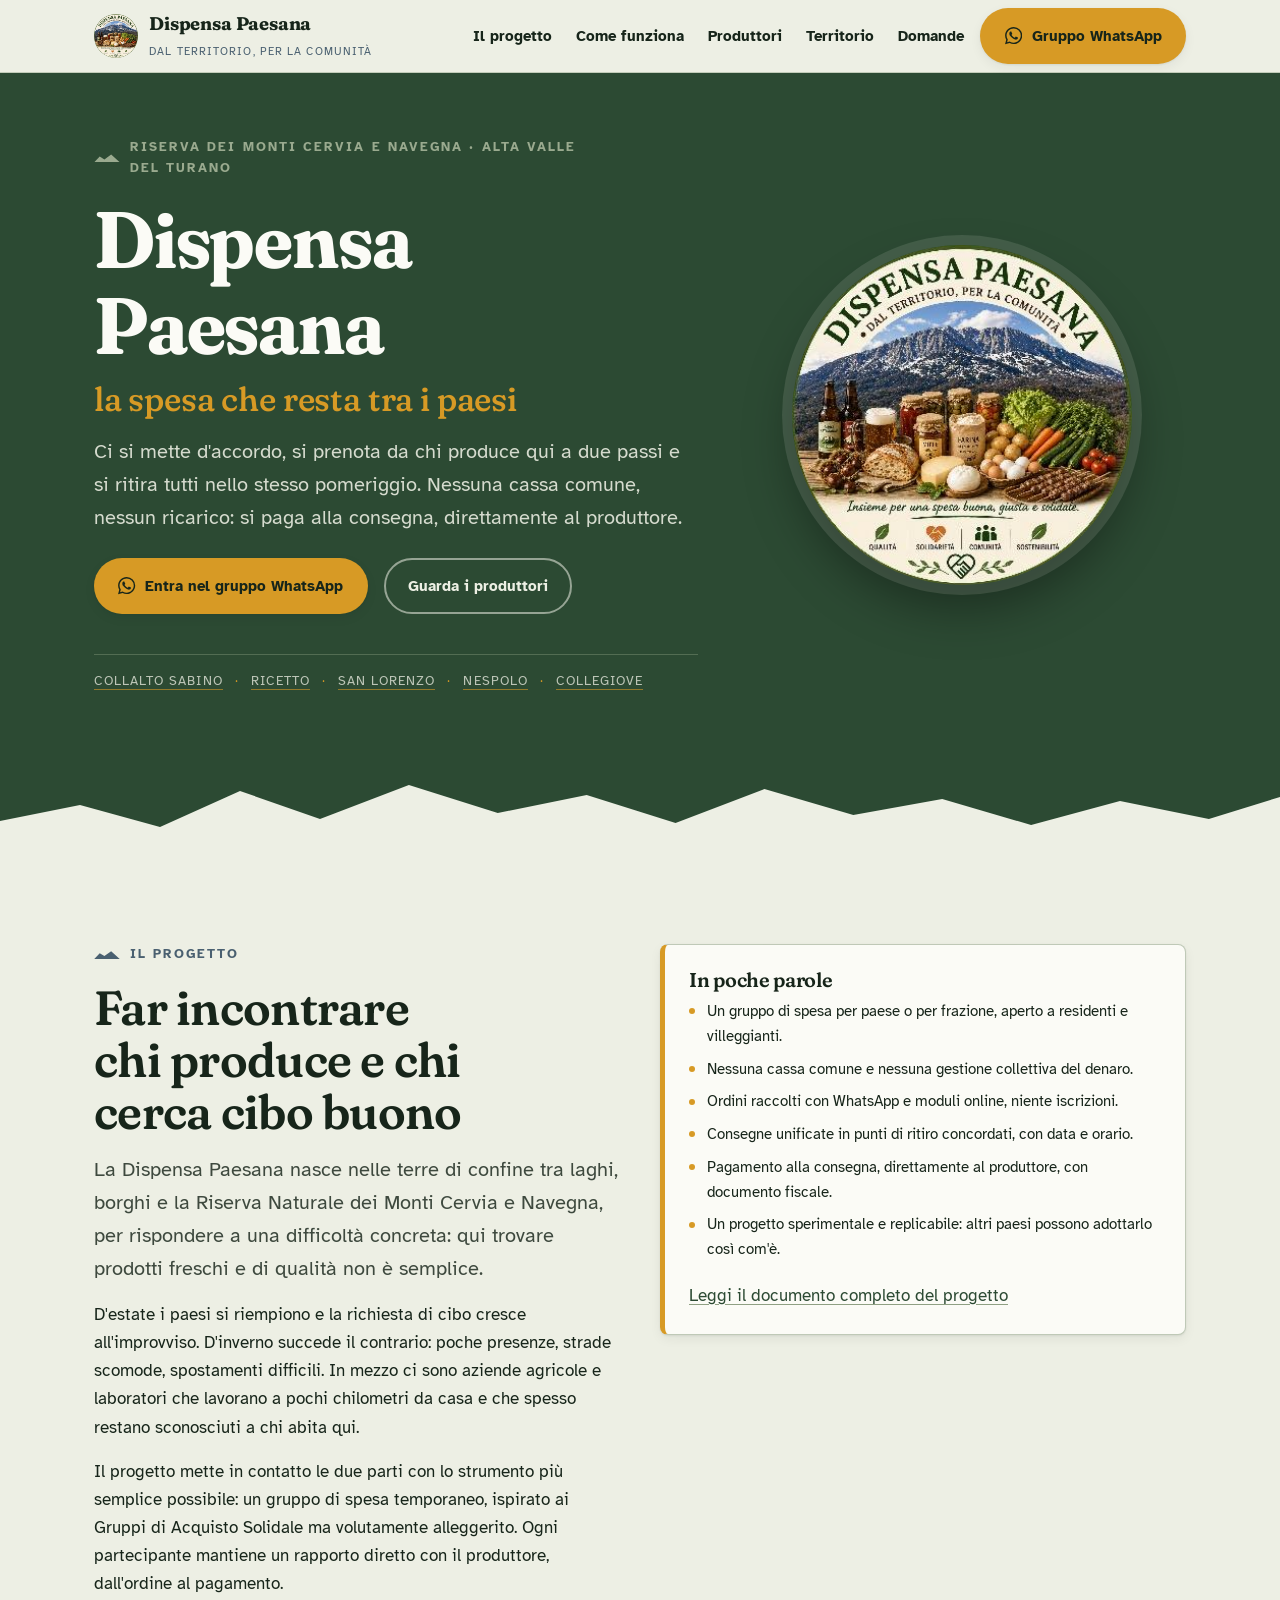
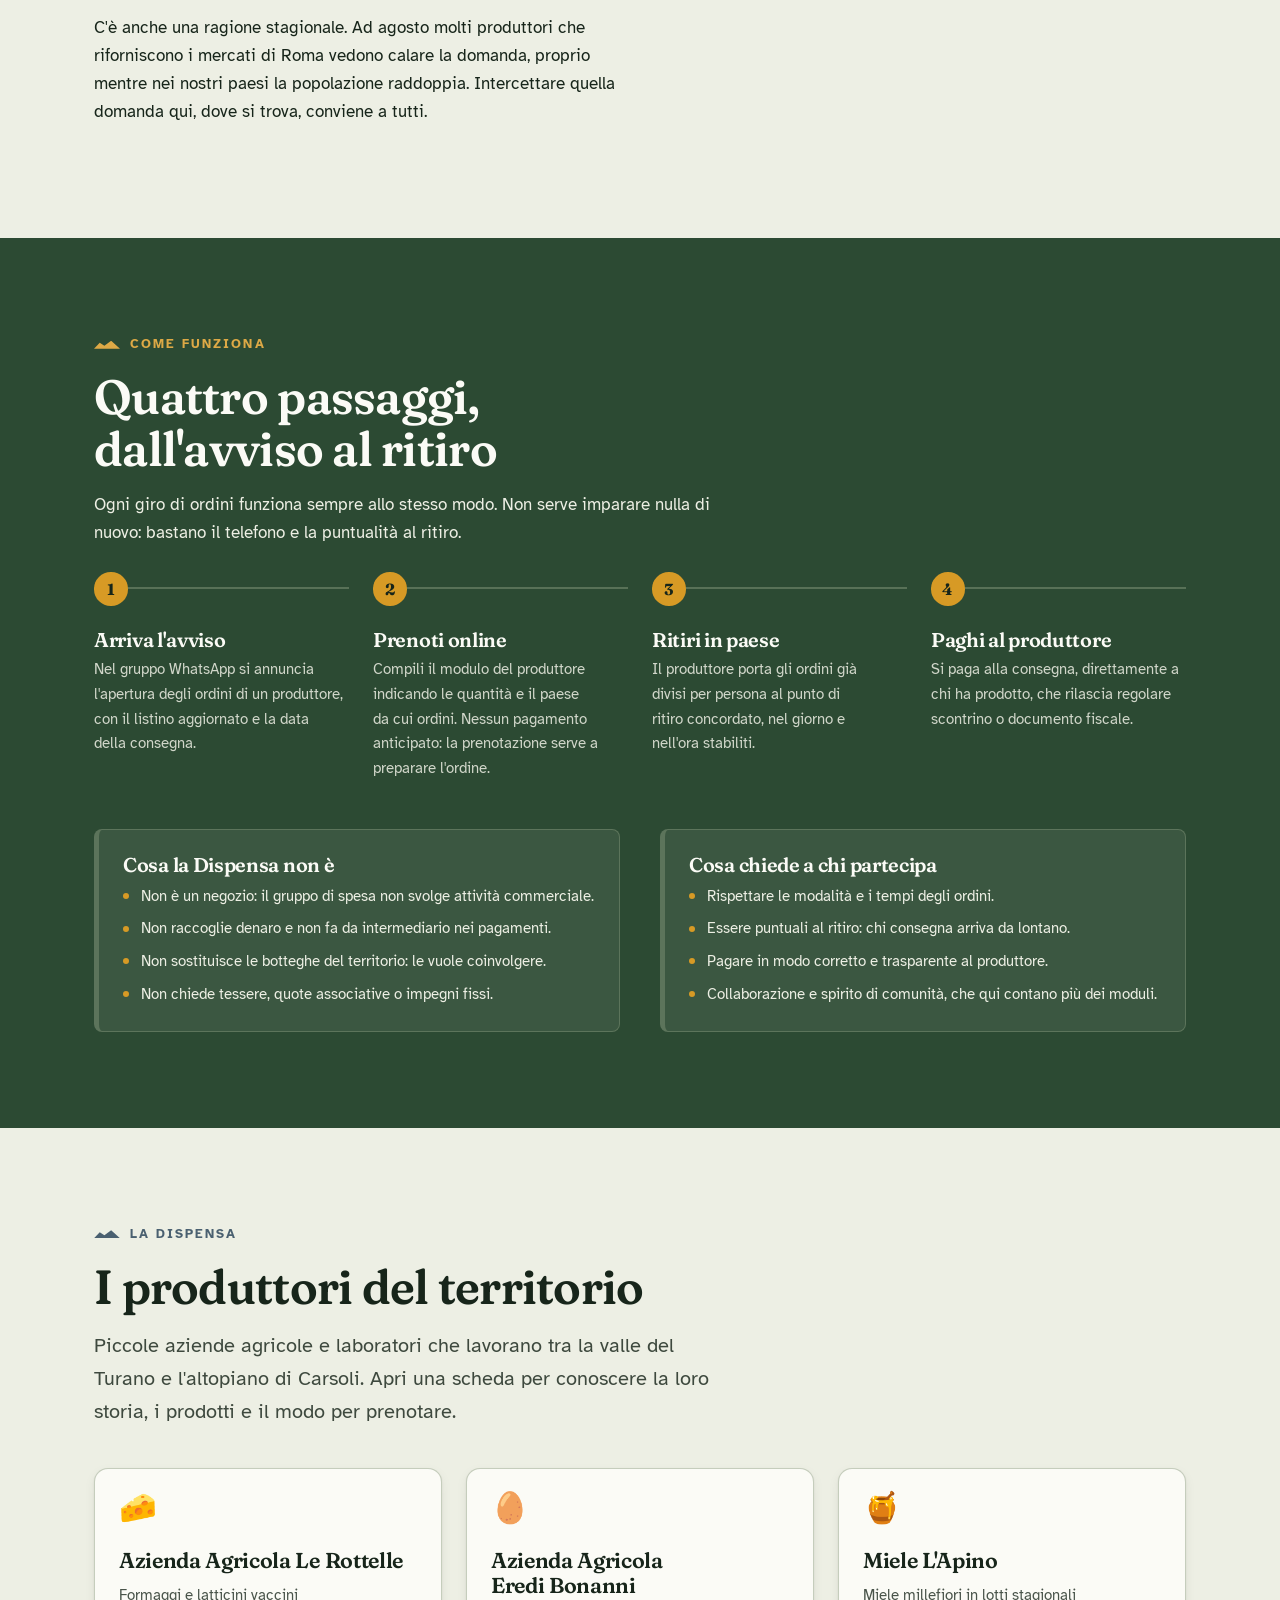
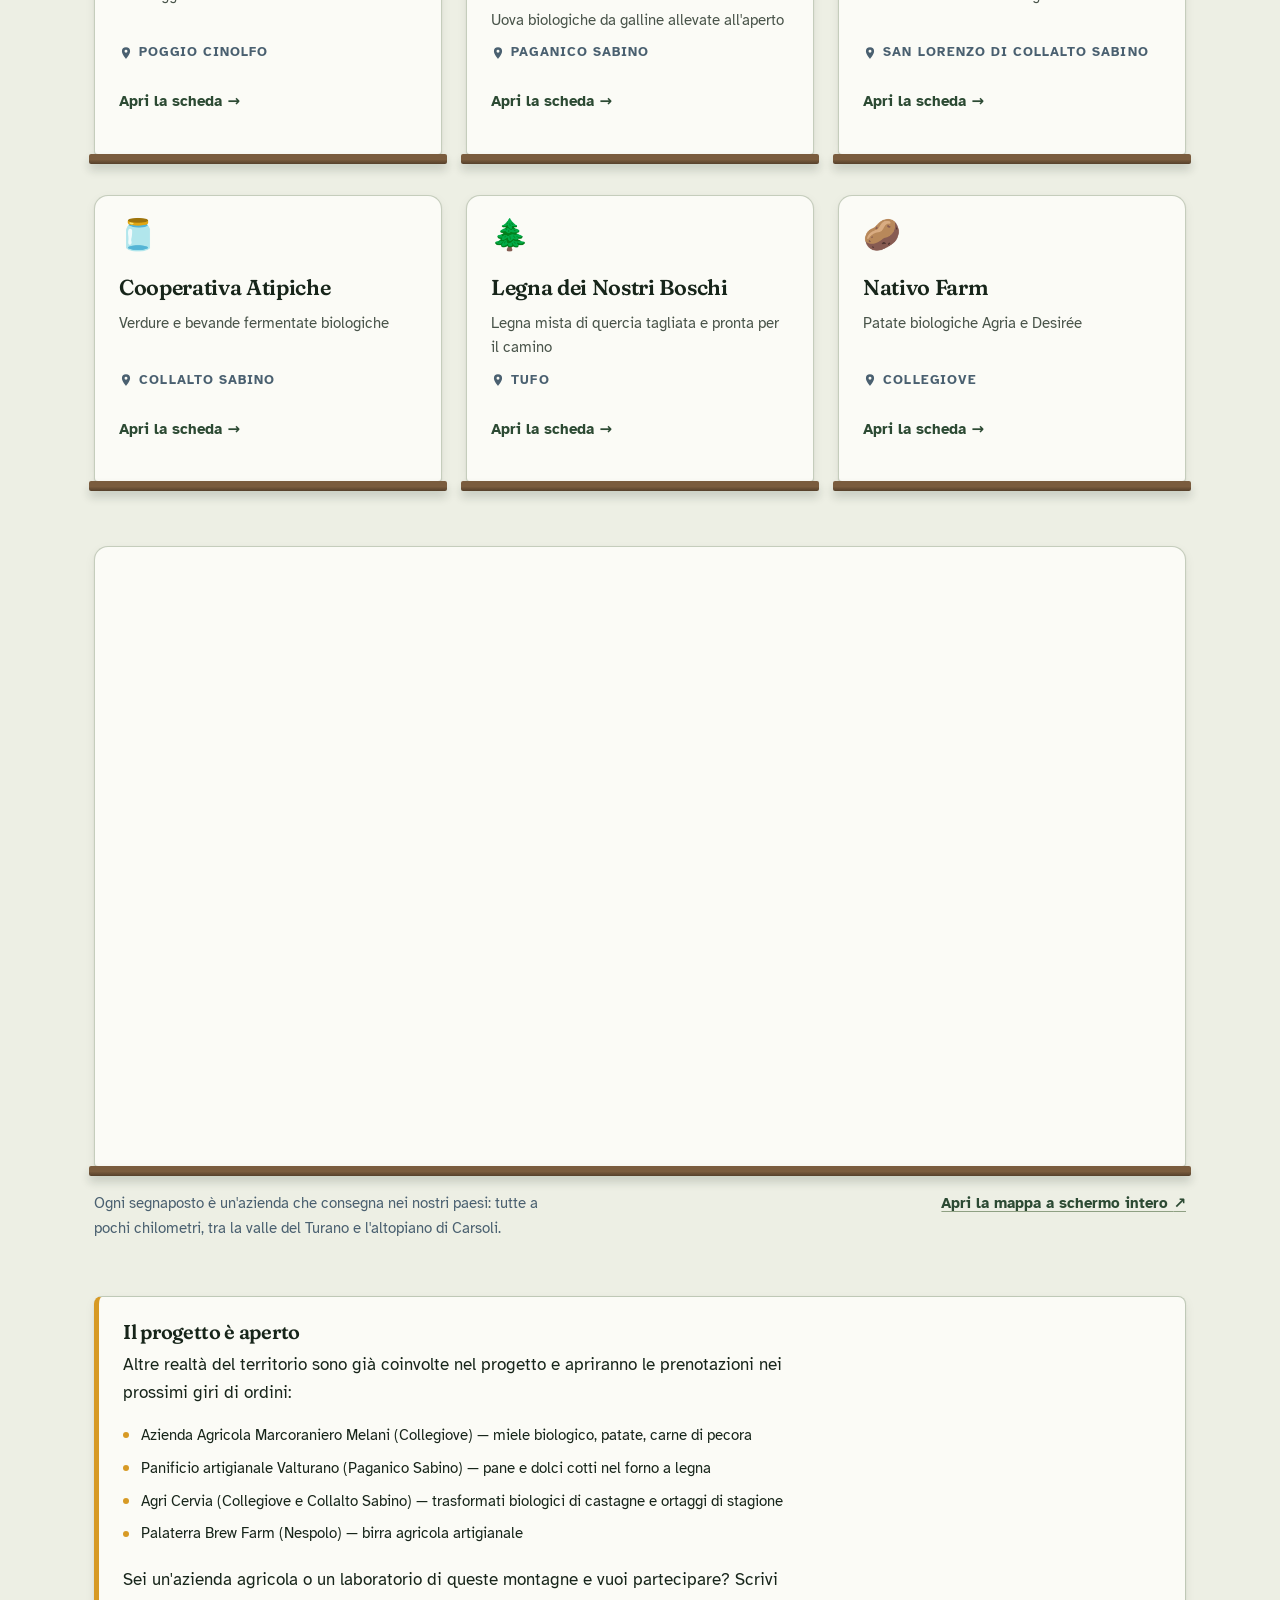
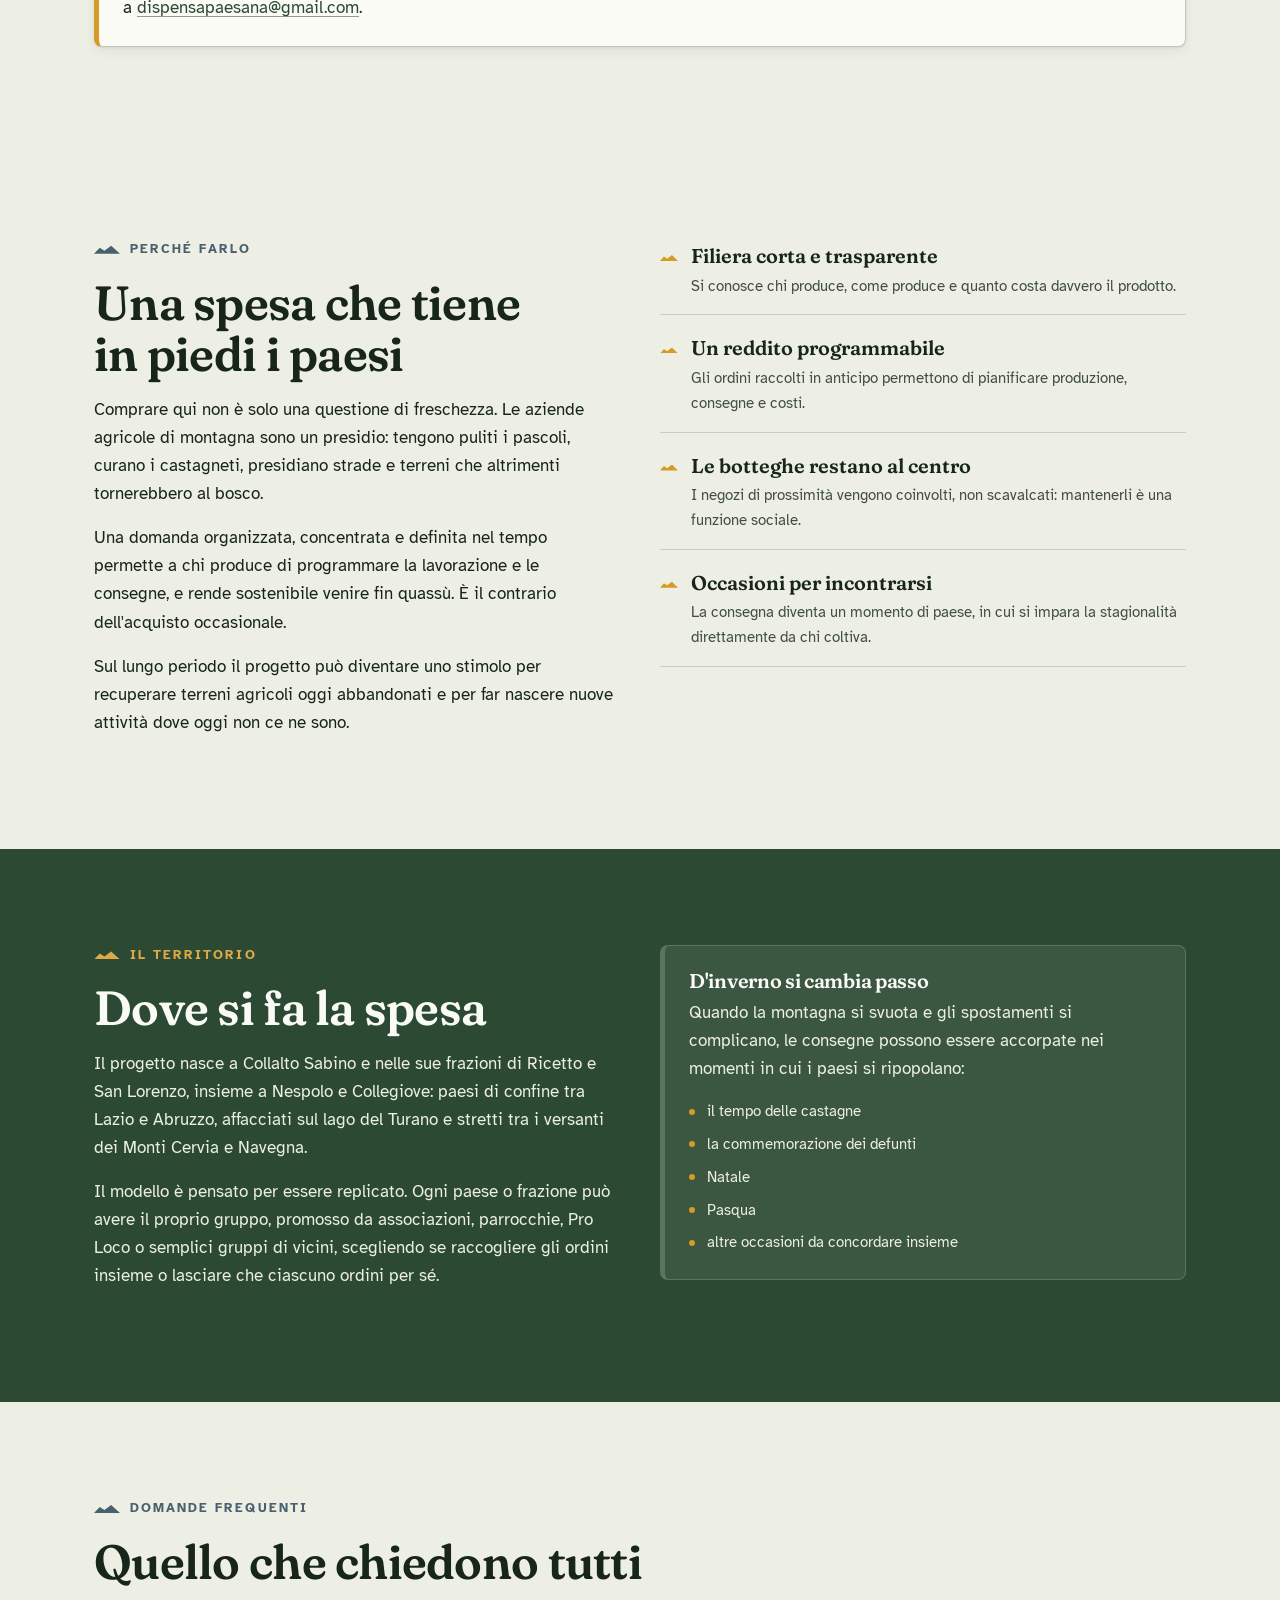
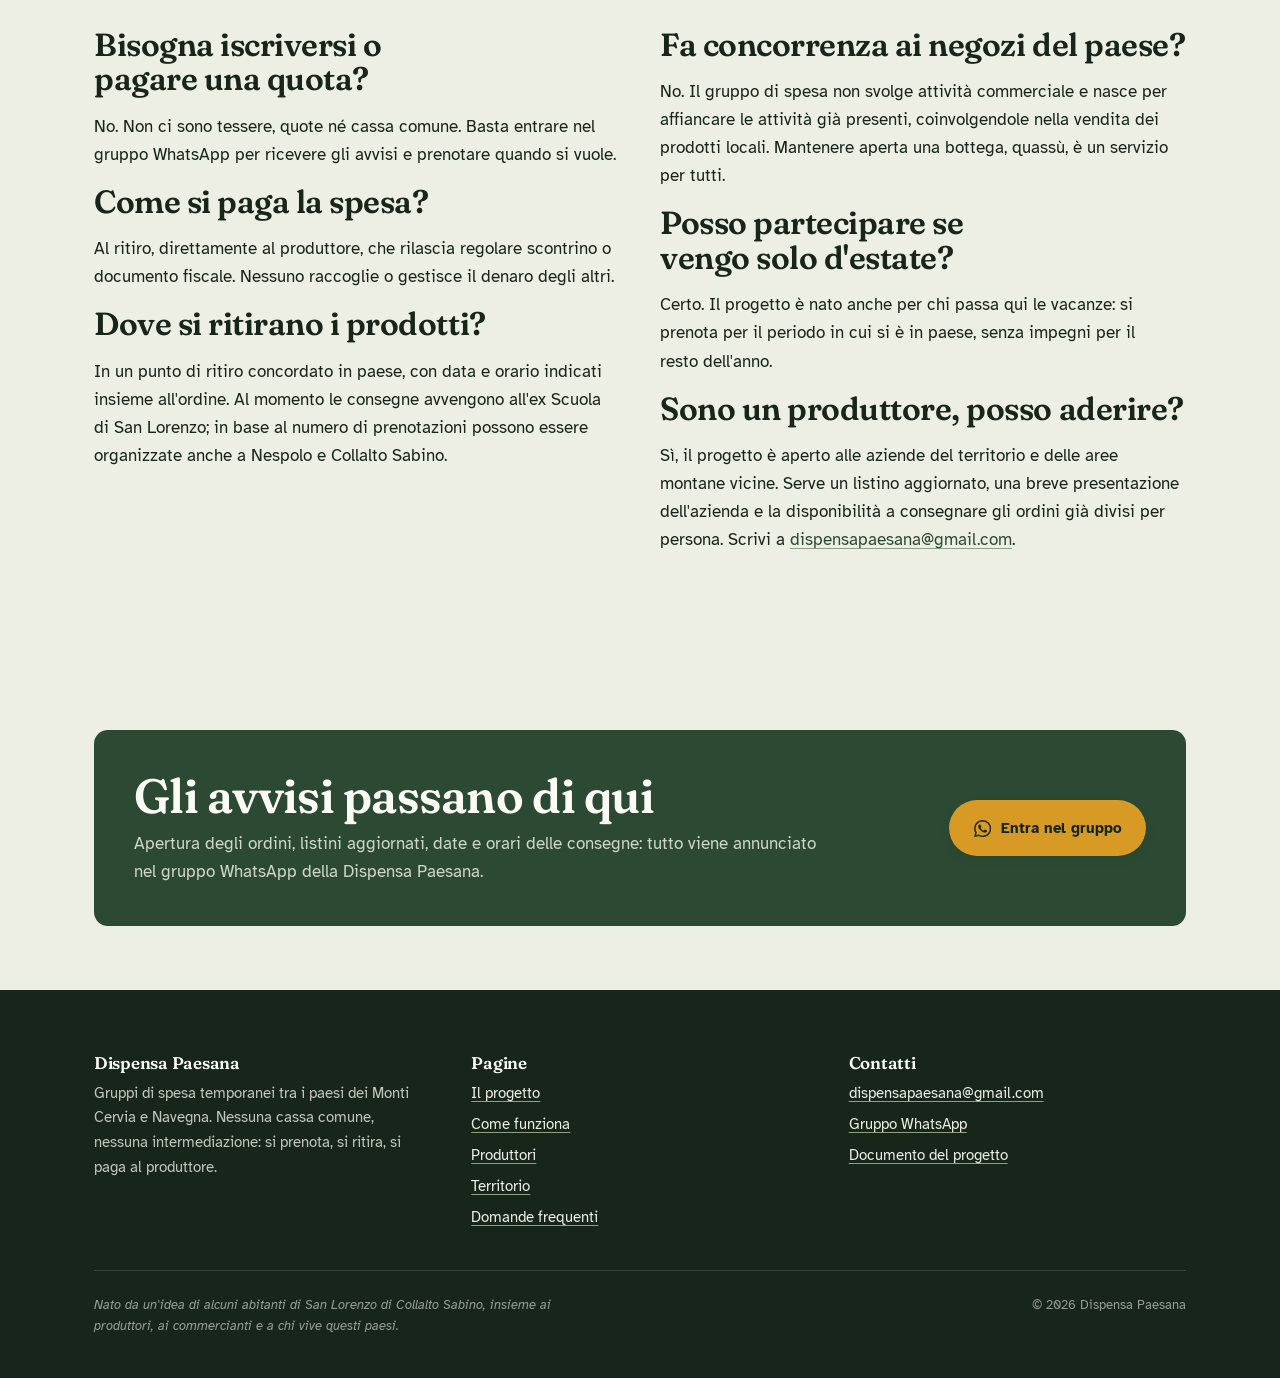
<file: index.html>
<!DOCTYPE html>
<html lang="it">
<head>
<meta charset="utf-8">
<meta name="viewport" content="width=device-width, initial-scale=1">
<title>Dispensa Paesana — gruppi di spesa con i produttori dei Monti Cervia e Navegna</title>
<meta name="description" content="Gruppi di spesa temporanei tra Collalto Sabino, Ricetto, San Lorenzo, Nespolo e Collegiove: prenoti dai produttori locali, ritiri in paese, paghi direttamente a chi produce.">
<link rel="canonical" href="https://www.dispensapaesana.it/">
<meta name="robots" content="index, follow">

<meta property="og:type" content="website">
<meta property="og:site_name" content="Dispensa Paesana">
<meta property="og:locale" content="it_IT">
<meta property="og:title" content="Dispensa Paesana — la spesa che resta tra i paesi">
<meta property="og:description" content="Prenoti dai produttori dei Monti Cervia e Navegna, ritiri in paese, paghi direttamente a chi produce. Un progetto di Collalto Sabino, Ricetto, San Lorenzo, Nespolo e Collegiove.">
<meta property="og:url" content="https://www.dispensapaesana.it/">
<meta property="og:image" content="https://www.dispensapaesana.it/assets/img/logo-dispensa-paesana.jpg">
<meta name="twitter:card" content="summary">

<link rel="icon" href="assets/img/logo-dispensa-paesana.jpg">
<link rel="apple-touch-icon" href="assets/img/logo-dispensa-paesana.jpg">

<link rel="preconnect" href="https://fonts.googleapis.com">
<link rel="preconnect" href="https://fonts.gstatic.com" crossorigin>
<link href="https://fonts.googleapis.com/css2?family=Atkinson+Hyperlegible:ital,wght@0,400;0,700;1,400&display=swap" rel="stylesheet">
<link href="https://fonts.googleapis.com/css2?family=Fraunces:opsz,wght,SOFT,WONK@9..144,400..800,0..100,0..1&display=swap" rel="stylesheet">

<link rel="stylesheet" href="assets/css/base.css">
<link rel="stylesheet" href="assets/css/layout.css">
<link rel="stylesheet" href="assets/css/componenti.css">

<script type="application/ld+json">
{
  "@context": "https://schema.org",
  "@graph": [
    {
      "@type": "Organization",
      "@id": "https://www.dispensapaesana.it/#organizzazione",
      "name": "Dispensa Paesana",
      "url": "https://www.dispensapaesana.it/",
      "logo": "https://www.dispensapaesana.it/assets/img/logo-dispensa-paesana.jpg",
      "email": "dispensapaesana@gmail.com",
      "description": "Gruppi di spesa temporanei che collegano i produttori agricoli e di trasformazione dei Monti Cervia e Navegna agli abitanti di Collalto Sabino, Ricetto, San Lorenzo, Nespolo e Collegiove.",
      "areaServed": [
        { "@type": "Place", "name": "Collalto Sabino" },
        { "@type": "Place", "name": "Ricetto" },
        { "@type": "Place", "name": "San Lorenzo di Collalto Sabino" },
        { "@type": "Place", "name": "Nespolo" },
        { "@type": "Place", "name": "Collegiove" }
      ]
    },
    {
      "@type": "WebSite",
      "@id": "https://www.dispensapaesana.it/#sito",
      "url": "https://www.dispensapaesana.it/",
      "name": "Dispensa Paesana",
      "inLanguage": "it-IT",
      "publisher": { "@id": "https://www.dispensapaesana.it/#organizzazione" }
    },
    {
      "@type": "FAQPage",
      "mainEntity": [
        {
          "@type": "Question",
          "name": "Bisogna iscriversi o pagare una quota?",
          "acceptedAnswer": {
            "@type": "Answer",
            "text": "No. Non ci sono tessere, quote né cassa comune. Basta entrare nel gruppo WhatsApp per ricevere gli avvisi e prenotare quando si vuole."
          }
        },
        {
          "@type": "Question",
          "name": "Come si paga la spesa?",
          "acceptedAnswer": {
            "@type": "Answer",
            "text": "Si paga al ritiro, direttamente al produttore, che rilascia regolare scontrino o documento fiscale. Nessuno raccoglie o gestisce il denaro degli altri."
          }
        },
        {
          "@type": "Question",
          "name": "Dove si ritirano i prodotti?",
          "acceptedAnswer": {
            "@type": "Answer",
            "text": "In un punto di ritiro concordato in paese, con data e orario indicati insieme all'ordine. Al momento le consegne avvengono presso l'ex Scuola di San Lorenzo; in base al numero di prenotazioni possono essere organizzate anche a Nespolo e Collalto Sabino."
          }
        },
        {
          "@type": "Question",
          "name": "La Dispensa Paesana fa concorrenza ai negozi del paese?",
          "acceptedAnswer": {
            "@type": "Answer",
            "text": "No. Il gruppo di spesa non svolge attività commerciale e nasce per affiancare le attività già presenti sul territorio, coinvolgendole nella vendita dei prodotti locali."
          }
        },
        {
          "@type": "Question",
          "name": "Un produttore locale può aderire al progetto?",
          "acceptedAnswer": {
            "@type": "Answer",
            "text": "Sì. Il progetto è aperto a nuove aziende agricole e di trasformazione del territorio e delle aree montane vicine. Basta scrivere a dispensapaesana@gmail.com."
          }
        }
      ]
    }
  ]
}
</script>
</head>
<body>
<a class="salta-al-contenuto" href="#contenuto">Salta al contenuto</a>

<header class="intestazione">
  <div class="contenitore intestazione__interno">
    <a class="marchio" href="index.html">
      <img src="assets/img/logo-dispensa-paesana.jpg" width="44" height="44" alt="">
      <span>
        <span class="marchio__nome">Dispensa Paesana</span>
        <span class="marchio__nota">Dal territorio, per la comunità</span>
      </span>
    </a>

    <button class="apri-menu" type="button" data-apri-menu aria-expanded="false" aria-controls="menu-principale">
      <span class="solo-lettori-schermo">Apri il menu</span>
      <svg viewBox="0 0 24 24" aria-hidden="true" fill="none" stroke="currentColor" stroke-width="2" stroke-linecap="round"><path d="M4 7h16M4 12h16M4 17h16"/></svg>
    </button>

    <nav class="navigazione" id="menu-principale" data-menu aria-label="Navigazione principale">
      <ul>
        <li><a href="#progetto">Il progetto</a></li>
        <li><a href="#come-funziona">Come funziona</a></li>
        <li><a href="#produttori">Produttori</a></li>
        <li><a href="#territorio">Territorio</a></li>
        <li><a href="#domande">Domande</a></li>
      </ul>
    </nav>

    <a class="bottone bottone--whatsapp" href="https://chat.whatsapp.com/GsconrVjEJtGJzYn5DuaPq?s=cl&amp;p=a&amp;ilr=0" target="_blank" rel="noopener">
      <svg viewBox="0 0 24 24" aria-hidden="true"><path d="M17.472 14.382c-.297-.149-1.758-.867-2.03-.967-.273-.099-.471-.148-.67.15-.197.297-.767.966-.94 1.164-.173.199-.347.223-.644.075-.297-.15-1.255-.463-2.39-1.475-.883-.788-1.48-1.761-1.653-2.059-.173-.297-.018-.458.13-.606.134-.133.298-.347.446-.52.149-.174.198-.298.298-.497.099-.198.05-.371-.025-.52-.075-.149-.669-1.612-.916-2.207-.242-.579-.487-.5-.669-.51-.173-.008-.371-.01-.57-.01-.198 0-.52.074-.792.372-.272.297-1.04 1.016-1.04 2.479 0 1.462 1.065 2.875 1.213 3.074.149.198 2.096 3.2 5.077 4.487.709.306 1.262.489 1.694.625.712.227 1.36.195 1.871.118.571-.085 1.758-.719 2.006-1.413.248-.694.248-1.289.173-1.413-.074-.124-.272-.198-.57-.347M12.05 21.785h-.004a9.87 9.87 0 0 1-5.031-1.378l-.361-.214-3.741.982.998-3.648-.235-.374a9.86 9.86 0 0 1-1.51-5.26c.001-5.45 4.436-9.884 9.888-9.884 2.64 0 5.122 1.03 6.988 2.898a9.825 9.825 0 0 1 2.893 6.994c-.003 5.45-4.437 9.884-9.885 9.884m8.413-18.297A11.815 11.815 0 0 0 12.05 0C5.495 0 .16 5.335.157 11.892c0 2.096.547 4.142 1.588 5.945L.057 24l6.305-1.654a11.882 11.882 0 0 0 5.683 1.448h.005c6.554 0 11.89-5.335 11.893-11.893a11.821 11.821 0 0 0-3.48-8.413"/></svg>
      Gruppo WhatsApp
    </a>
  </div>
</header>

<main id="contenuto">

  <!-- Copertina ------------------------------------------------------------ -->
  <section class="copertina">
    <div class="contenitore copertina__interno">
      <div>
        <p class="occhiello copertina__occhiello">Riserva dei Monti Cervia e Navegna · Alta Valle del Turano</p>
        <h1>Dispensa Paesana<em>la spesa che resta tra i paesi</em></h1>
        <p class="copertina__testo">Ci si mette d'accordo, si prenota da chi produce qui a due passi e si ritira tutti nello stesso pomeriggio. Nessuna cassa comune, nessun ricarico: si paga alla consegna, direttamente al produttore.</p>
        <div class="copertina__azioni">
          <a class="bottone bottone--whatsapp" href="https://chat.whatsapp.com/GsconrVjEJtGJzYn5DuaPq?s=cl&amp;p=a&amp;ilr=0" target="_blank" rel="noopener">
            <svg viewBox="0 0 24 24" aria-hidden="true"><path d="M17.472 14.382c-.297-.149-1.758-.867-2.03-.967-.273-.099-.471-.148-.67.15-.197.297-.767.966-.94 1.164-.173.199-.347.223-.644.075-.297-.15-1.255-.463-2.39-1.475-.883-.788-1.48-1.761-1.653-2.059-.173-.297-.018-.458.13-.606.134-.133.298-.347.446-.52.149-.174.198-.298.298-.497.099-.198.05-.371-.025-.52-.075-.149-.669-1.612-.916-2.207-.242-.579-.487-.5-.669-.51-.173-.008-.371-.01-.57-.01-.198 0-.52.074-.792.372-.272.297-1.04 1.016-1.04 2.479 0 1.462 1.065 2.875 1.213 3.074.149.198 2.096 3.2 5.077 4.487.709.306 1.262.489 1.694.625.712.227 1.36.195 1.871.118.571-.085 1.758-.719 2.006-1.413.248-.694.248-1.289.173-1.413-.074-.124-.272-.198-.57-.347M12.05 21.785h-.004a9.87 9.87 0 0 1-5.031-1.378l-.361-.214-3.741.982.998-3.648-.235-.374a9.86 9.86 0 0 1-1.51-5.26c.001-5.45 4.436-9.884 9.888-9.884 2.64 0 5.122 1.03 6.988 2.898a9.825 9.825 0 0 1 2.893 6.994c-.003 5.45-4.437 9.884-9.885 9.884m8.413-18.297A11.815 11.815 0 0 0 12.05 0C5.495 0 .16 5.335.157 11.892c0 2.096.547 4.142 1.588 5.945L.057 24l6.305-1.654a11.882 11.882 0 0 0 5.683 1.448h.005c6.554 0 11.89-5.335 11.893-11.893a11.821 11.821 0 0 0-3.48-8.413"/></svg>
            Entra nel gruppo WhatsApp
          </a>
          <a class="bottone bottone--fantasma" href="#produttori">Guarda i produttori</a>
        </div>
        <ul class="copertina__paesi">
          <li><a href="https://collaltosabinoapk.prod.globogis.com" target="_blank" rel="noopener">Collalto Sabino</a></li>
          <li><a href="https://www.facebook.com/profile.php?id=100081154914634" target="_blank" rel="noopener">Ricetto</a></li>
          <li><a href="https://www.sanlorenzodicollaltosabino.it" target="_blank" rel="noopener">San Lorenzo</a></li>
          <li><a href="https://www.nespolopertutti.it" target="_blank" rel="noopener">Nespolo</a></li>
          <li><a href="https://www.comune.collegiove.ri.it" target="_blank" rel="noopener">Collegiove</a></li>
        </ul>
      </div>
      <img class="copertina__logo" src="assets/img/logo-dispensa-paesana.jpg" width="340" height="340" alt="Marchio della Dispensa Paesana: prodotti del territorio davanti al profilo del Monte Cervia">
    </div>
    <svg class="cresta" viewBox="0 0 1440 90" preserveAspectRatio="none" aria-hidden="true">
      <polygon points="0,90 0,62 90,46 180,68 270,32 360,60 460,26 560,54 660,36 760,64 860,30 960,56 1060,40 1160,66 1260,42 1360,60 1440,38 1440,90"/>
    </svg>
  </section>

  <!-- Il progetto ---------------------------------------------------------- -->
  <section class="sezione" id="progetto">
    <div class="contenitore">
      <div class="griglia-due">
        <div data-rivela>
          <p class="occhiello">Il progetto</p>
          <h2>Far incontrare chi produce e chi cerca cibo buono</h2>
          <p class="testo-guida">La Dispensa Paesana nasce nelle terre di confine tra laghi, borghi e la Riserva Naturale dei Monti Cervia e Navegna, per rispondere a una difficoltà concreta: qui trovare prodotti freschi e di qualità non è semplice.</p>
          <p>D'estate i paesi si riempiono e la richiesta di cibo cresce all'improvviso. D'inverno succede il contrario: poche presenze, strade scomode, spostamenti difficili. In mezzo ci sono aziende agricole e laboratori che lavorano a pochi chilometri da casa e che spesso restano sconosciuti a chi abita qui.</p>
          <p>Il progetto mette in contatto le due parti con lo strumento più semplice possibile: un gruppo di spesa temporaneo, ispirato ai Gruppi di Acquisto Solidale ma volutamente alleggerito. Ogni partecipante mantiene un rapporto diretto con il produttore, dall'ordine al pagamento.</p>
          <p>C'è anche una ragione stagionale. Ad agosto molti produttori che riforniscono i mercati di Roma vedono calare la domanda, proprio mentre nei nostri paesi la popolazione raddoppia. Intercettare quella domanda qui, dove si trova, conviene a tutti.</p>
        </div>
        <div class="riquadro" data-rivela>
          <h3>In poche parole</h3>
          <ul class="elenco-semplice">
            <li>Un gruppo di spesa per paese o per frazione, aperto a residenti e villeggianti.</li>
            <li>Nessuna cassa comune e nessuna gestione collettiva del denaro.</li>
            <li>Ordini raccolti con WhatsApp e moduli online, niente iscrizioni.</li>
            <li>Consegne unificate in punti di ritiro concordati, con data e orario.</li>
            <li>Pagamento alla consegna, direttamente al produttore, con documento fiscale.</li>
            <li>Un progetto sperimentale e replicabile: altri paesi possono adottarlo così com'è.</li>
          </ul>
          <p style="margin-top:1.25rem"><a href="https://drive.google.com/file/d/12ZVP2cDiiBgMGHCc9cVIIb6pA5sEkGAe/view?usp=sharing" target="_blank" rel="noopener">Leggi il documento completo del progetto</a></p>
        </div>
      </div>
    </div>
  </section>

  <!-- Come funziona -------------------------------------------------------- -->
  <section class="sezione sezione--scura" id="come-funziona">
    <div class="contenitore">
      <div class="sezione__intro">
        <p class="occhiello">Come funziona</p>
        <h2>Quattro passaggi, dall'avviso al ritiro</h2>
        <p>Ogni giro di ordini funziona sempre allo stesso modo. Non serve imparare nulla di nuovo: bastano il telefono e la puntualità al ritiro.</p>
      </div>

      <ol class="passi" data-rivela>
        <li class="passo">
          <h3>Arriva l'avviso</h3>
          <p>Nel gruppo WhatsApp si annuncia l'apertura degli ordini di un produttore, con il listino aggiornato e la data della consegna.</p>
        </li>
        <li class="passo">
          <h3>Prenoti online</h3>
          <p>Compili il modulo del produttore indicando le quantità e il paese da cui ordini. Nessun pagamento anticipato: la prenotazione serve a preparare l'ordine.</p>
        </li>
        <li class="passo">
          <h3>Ritiri in paese</h3>
          <p>Il produttore porta gli ordini già divisi per persona al punto di ritiro concordato, nel giorno e nell'ora stabiliti.</p>
        </li>
        <li class="passo">
          <h3>Paghi al produttore</h3>
          <p>Si paga alla consegna, direttamente a chi ha prodotto, che rilascia regolare scontrino o documento fiscale.</p>
        </li>
      </ol>

      <div class="griglia-due" style="margin-top:3rem">
        <div class="riquadro riquadro--sfondo-scuro">
          <h3>Cosa la Dispensa non è</h3>
          <ul class="elenco-semplice">
            <li>Non è un negozio: il gruppo di spesa non svolge attività commerciale.</li>
            <li>Non raccoglie denaro e non fa da intermediario nei pagamenti.</li>
            <li>Non sostituisce le botteghe del territorio: le vuole coinvolgere.</li>
            <li>Non chiede tessere, quote associative o impegni fissi.</li>
          </ul>
        </div>
        <div class="riquadro riquadro--sfondo-scuro">
          <h3>Cosa chiede a chi partecipa</h3>
          <ul class="elenco-semplice">
            <li>Rispettare le modalità e i tempi degli ordini.</li>
            <li>Essere puntuali al ritiro: chi consegna arriva da lontano.</li>
            <li>Pagare in modo corretto e trasparente al produttore.</li>
            <li>Collaborazione e spirito di comunità, che qui contano più dei moduli.</li>
          </ul>
        </div>
      </div>
    </div>
  </section>

  <!-- Produttori ----------------------------------------------------------- -->
  <section class="sezione" id="produttori">
    <div class="contenitore">
      <div class="sezione__intro">
        <p class="occhiello">La dispensa</p>
        <h2>I produttori del territorio</h2>
        <p class="testo-guida">Piccole aziende agricole e laboratori che lavorano tra la valle del Turano e l'altopiano di Carsoli. Apri una scheda per conoscere la loro storia, i prodotti e il modo per prenotare.</p>
      </div>

      <!-- PRODUTTORI:INIZIO — sezione generata da tools/build.js, non modificare a mano -->
      <ul class="dispensa">
        <li class="barattolo">
          <p class="barattolo__simbolo" aria-hidden="true">🧀</p>
          <h3 class="barattolo__nome"><a href="produttori/le-rottelle.html">Azienda Agricola Le Rottelle</a></h3>
          <p class="barattolo__categoria">Formaggi e latticini vaccini</p>
          <p class="barattolo__paese"><svg viewBox="0 0 24 24" aria-hidden="true"><path d="M12 2a7 7 0 0 0-7 7c0 5.25 7 13 7 13s7-7.75 7-13a7 7 0 0 0-7-7m0 9.5A2.5 2.5 0 1 1 12 6.5a2.5 2.5 0 0 1 0 5"/></svg>Poggio Cinolfo</p>
          <p class="barattolo__vai">Apri la scheda <span aria-hidden="true">→</span></p>
        </li>
        <li class="barattolo">
          <p class="barattolo__simbolo" aria-hidden="true">🥚</p>
          <h3 class="barattolo__nome"><a href="produttori/eredi-bonanni.html">Azienda Agricola Eredi Bonanni</a></h3>
          <p class="barattolo__categoria">Uova biologiche da galline allevate all'aperto</p>
          <p class="barattolo__paese"><svg viewBox="0 0 24 24" aria-hidden="true"><path d="M12 2a7 7 0 0 0-7 7c0 5.25 7 13 7 13s7-7.75 7-13a7 7 0 0 0-7-7m0 9.5A2.5 2.5 0 1 1 12 6.5a2.5 2.5 0 0 1 0 5"/></svg>Paganico Sabino</p>
          <p class="barattolo__vai">Apri la scheda <span aria-hidden="true">→</span></p>
        </li>
        <li class="barattolo">
          <p class="barattolo__simbolo" aria-hidden="true">🍯</p>
          <h3 class="barattolo__nome"><a href="produttori/miele-lapino.html">Miele L'Apino</a></h3>
          <p class="barattolo__categoria">Miele millefiori in lotti stagionali</p>
          <p class="barattolo__paese"><svg viewBox="0 0 24 24" aria-hidden="true"><path d="M12 2a7 7 0 0 0-7 7c0 5.25 7 13 7 13s7-7.75 7-13a7 7 0 0 0-7-7m0 9.5A2.5 2.5 0 1 1 12 6.5a2.5 2.5 0 0 1 0 5"/></svg>San Lorenzo di Collalto Sabino</p>
          <p class="barattolo__vai">Apri la scheda <span aria-hidden="true">→</span></p>
        </li>
        <li class="barattolo">
          <p class="barattolo__simbolo" aria-hidden="true">🫙</p>
          <h3 class="barattolo__nome"><a href="produttori/atipiche.html">Cooperativa Atipiche</a></h3>
          <p class="barattolo__categoria">Verdure e bevande fermentate biologiche</p>
          <p class="barattolo__paese"><svg viewBox="0 0 24 24" aria-hidden="true"><path d="M12 2a7 7 0 0 0-7 7c0 5.25 7 13 7 13s7-7.75 7-13a7 7 0 0 0-7-7m0 9.5A2.5 2.5 0 1 1 12 6.5a2.5 2.5 0 0 1 0 5"/></svg>Collalto Sabino</p>
          <p class="barattolo__vai">Apri la scheda <span aria-hidden="true">→</span></p>
        </li>
        <li class="barattolo">
          <p class="barattolo__simbolo" aria-hidden="true">🌲</p>
          <h3 class="barattolo__nome"><a href="produttori/legna-dei-nostri-boschi.html">Legna dei Nostri Boschi</a></h3>
          <p class="barattolo__categoria">Legna mista di quercia tagliata e pronta per il camino</p>
          <p class="barattolo__paese"><svg viewBox="0 0 24 24" aria-hidden="true"><path d="M12 2a7 7 0 0 0-7 7c0 5.25 7 13 7 13s7-7.75 7-13a7 7 0 0 0-7-7m0 9.5A2.5 2.5 0 1 1 12 6.5a2.5 2.5 0 0 1 0 5"/></svg>Tufo</p>
          <p class="barattolo__vai">Apri la scheda <span aria-hidden="true">→</span></p>
        </li>
        <li class="barattolo">
          <p class="barattolo__simbolo" aria-hidden="true">🥔</p>
          <h3 class="barattolo__nome"><a href="produttori/nativo-farm.html">Nativo Farm</a></h3>
          <p class="barattolo__categoria">Patate biologiche Agria e Desirée</p>
          <p class="barattolo__paese"><svg viewBox="0 0 24 24" aria-hidden="true"><path d="M12 2a7 7 0 0 0-7 7c0 5.25 7 13 7 13s7-7.75 7-13a7 7 0 0 0-7-7m0 9.5A2.5 2.5 0 1 1 12 6.5a2.5 2.5 0 0 1 0 5"/></svg>Collegiove</p>
          <p class="barattolo__vai">Apri la scheda <span aria-hidden="true">→</span></p>
        </li>
      </ul>
      <!-- PRODUTTORI:FINE -->

      <!-- Mappa dei produttori: mappa personalizzata su Google My Maps -->
      <figure class="mappa" data-rivela>
        <div class="mappa__cornice">
          <iframe class="mappa__telaio"
                  src="https://www.google.com/maps/d/embed?mid=1eFdCd15sfoU8Z1v20ptxkA7NyKfdxog&amp;ehbc=2C4A33"
                  title="Mappa dei produttori della Dispensa Paesana"
                  loading="lazy"
                  referrerpolicy="no-referrer-when-downgrade"
                  allowfullscreen></iframe>
        </div>
        <figcaption class="mappa__didascalia">
          <p>Ogni segnaposto è un'azienda che consegna nei nostri paesi: tutte a pochi chilometri, tra la valle del Turano e l'altopiano di Carsoli.</p>
          <a class="mappa__link" href="https://www.google.com/maps/d/viewer?mid=1eFdCd15sfoU8Z1v20ptxkA7NyKfdxog" target="_blank" rel="noopener">Apri la mappa a schermo intero <span aria-hidden="true">↗</span></a>
        </figcaption>
      </figure>

      <div class="riquadro" style="margin-top:3.5rem" data-rivela>
        <h3>Il progetto è aperto</h3>
        <p>Altre realtà del territorio sono già coinvolte nel progetto e apriranno le prenotazioni nei prossimi giri di ordini:</p>
        <ul class="elenco-semplice">
          <li>Azienda Agricola Marcoraniero Melani (Collegiove) — miele biologico, patate, carne di pecora</li>
          <li>Panificio artigianale Valturano (Paganico Sabino) — pane e dolci cotti nel forno a legna</li>
          <li>Agri Cervia (Collegiove e Collalto Sabino) — trasformati biologici di castagne e ortaggi di stagione</li>
          <li>Palaterra Brew Farm (Nespolo) — birra agricola artigianale</li>
        </ul>
        <p style="margin-top:1.25rem">Sei un'azienda agricola o un laboratorio di queste montagne e vuoi partecipare? Scrivi a <a href="mailto:dispensapaesana@gmail.com">dispensapaesana@gmail.com</a>.</p>
      </div>
    </div>
  </section>

  <!-- Perché ---------------------------------------------------------------- -->
  <section class="sezione" id="perche">
    <div class="contenitore">
      <div class="griglia-due">
        <div data-rivela>
          <p class="occhiello">Perché farlo</p>
          <h2>Una spesa che tiene in piedi i paesi</h2>
          <p>Comprare qui non è solo una questione di freschezza. Le aziende agricole di montagna sono un presidio: tengono puliti i pascoli, curano i castagneti, presidiano strade e terreni che altrimenti tornerebbero al bosco.</p>
          <p>Una domanda organizzata, concentrata e definita nel tempo permette a chi produce di programmare la lavorazione e le consegne, e rende sostenibile venire fin quassù. È il contrario dell'acquisto occasionale.</p>
          <p>Sul lungo periodo il progetto può diventare uno stimolo per recuperare terreni agricoli oggi abbandonati e per far nascere nuove attività dove oggi non ce ne sono.</p>
        </div>
        <ul class="valori" data-rivela>
          <li>
            <div>
              <strong>Filiera corta e trasparente</strong>
              <p>Si conosce chi produce, come produce e quanto costa davvero il prodotto.</p>
            </div>
          </li>
          <li>
            <div>
              <strong>Un reddito programmabile</strong>
              <p>Gli ordini raccolti in anticipo permettono di pianificare produzione, consegne e costi.</p>
            </div>
          </li>
          <li>
            <div>
              <strong>Le botteghe restano al centro</strong>
              <p>I negozi di prossimità vengono coinvolti, non scavalcati: mantenerli è una funzione sociale.</p>
            </div>
          </li>
          <li>
            <div>
              <strong>Occasioni per incontrarsi</strong>
              <p>La consegna diventa un momento di paese, in cui si impara la stagionalità direttamente da chi coltiva.</p>
            </div>
          </li>
        </ul>
      </div>
    </div>
  </section>

  <!-- Territorio ------------------------------------------------------------ -->
  <section class="sezione sezione--scura" id="territorio">
    <div class="contenitore">
      <div class="griglia-due">
        <div data-rivela>
          <p class="occhiello">Il territorio</p>
          <h2>Dove si fa la spesa</h2>
          <p>Il progetto nasce a Collalto Sabino e nelle sue frazioni di Ricetto e San Lorenzo, insieme a Nespolo e Collegiove: paesi di confine tra Lazio e Abruzzo, affacciati sul lago del Turano e stretti tra i versanti dei Monti Cervia e Navegna.</p>
          <p>Il modello è pensato per essere replicato. Ogni paese o frazione può avere il proprio gruppo, promosso da associazioni, parrocchie, Pro Loco o semplici gruppi di vicini, scegliendo se raccogliere gli ordini insieme o lasciare che ciascuno ordini per sé.</p>
        </div>
        <div class="riquadro riquadro--sfondo-scuro" data-rivela>
          <h3>D'inverno si cambia passo</h3>
          <p>Quando la montagna si svuota e gli spostamenti si complicano, le consegne possono essere accorpate nei momenti in cui i paesi si ripopolano:</p>
          <ul class="elenco-semplice">
            <li>il tempo delle castagne</li>
            <li>la commemorazione dei defunti</li>
            <li>Natale</li>
            <li>Pasqua</li>
            <li>altre occasioni da concordare insieme</li>
          </ul>
        </div>
      </div>
    </div>
  </section>

  <!-- Domande --------------------------------------------------------------- -->
  <section class="sezione" id="domande">
    <div class="contenitore">
      <div class="sezione__intro">
        <p class="occhiello">Domande frequenti</p>
        <h2>Quello che chiedono tutti</h2>
      </div>
      <div class="griglia-due" data-rivela>
        <div>
          <h3>Bisogna iscriversi o pagare una quota?</h3>
          <p>No. Non ci sono tessere, quote né cassa comune. Basta entrare nel gruppo WhatsApp per ricevere gli avvisi e prenotare quando si vuole.</p>
          <h3>Come si paga la spesa?</h3>
          <p>Al ritiro, direttamente al produttore, che rilascia regolare scontrino o documento fiscale. Nessuno raccoglie o gestisce il denaro degli altri.</p>
          <h3>Dove si ritirano i prodotti?</h3>
          <p>In un punto di ritiro concordato in paese, con data e orario indicati insieme all'ordine. Al momento le consegne avvengono all'ex Scuola di San Lorenzo; in base al numero di prenotazioni possono essere organizzate anche a Nespolo e Collalto Sabino.</p>
        </div>
        <div>
          <h3>Fa concorrenza ai negozi del paese?</h3>
          <p>No. Il gruppo di spesa non svolge attività commerciale e nasce per affiancare le attività già presenti, coinvolgendole nella vendita dei prodotti locali. Mantenere aperta una bottega, quassù, è un servizio per tutti.</p>
          <h3>Posso partecipare se vengo solo d'estate?</h3>
          <p>Certo. Il progetto è nato anche per chi passa qui le vacanze: si prenota per il periodo in cui si è in paese, senza impegni per il resto dell'anno.</p>
          <h3>Sono un produttore, posso aderire?</h3>
          <p>Sì, il progetto è aperto alle aziende del territorio e delle aree montane vicine. Serve un listino aggiornato, una breve presentazione dell'azienda e la disponibilità a consegnare gli ordini già divisi per persona. Scrivi a <a href="mailto:dispensapaesana@gmail.com">dispensapaesana@gmail.com</a>.</p>
        </div>
      </div>
    </div>
  </section>

  <!-- Richiamo finale ------------------------------------------------------- -->
  <section class="sezione sezione--stretta" id="partecipa">
    <div class="contenitore">
      <div class="richiamo" data-rivela>
        <div>
          <h2>Gli avvisi passano di qui</h2>
          <p>Apertura degli ordini, listini aggiornati, date e orari delle consegne: tutto viene annunciato nel gruppo WhatsApp della Dispensa Paesana.</p>
        </div>
        <a class="bottone bottone--whatsapp" href="https://chat.whatsapp.com/GsconrVjEJtGJzYn5DuaPq?s=cl&amp;p=a&amp;ilr=0" target="_blank" rel="noopener">
          <svg viewBox="0 0 24 24" aria-hidden="true"><path d="M17.472 14.382c-.297-.149-1.758-.867-2.03-.967-.273-.099-.471-.148-.67.15-.197.297-.767.966-.94 1.164-.173.199-.347.223-.644.075-.297-.15-1.255-.463-2.39-1.475-.883-.788-1.48-1.761-1.653-2.059-.173-.297-.018-.458.13-.606.134-.133.298-.347.446-.52.149-.174.198-.298.298-.497.099-.198.05-.371-.025-.52-.075-.149-.669-1.612-.916-2.207-.242-.579-.487-.5-.669-.51-.173-.008-.371-.01-.57-.01-.198 0-.52.074-.792.372-.272.297-1.04 1.016-1.04 2.479 0 1.462 1.065 2.875 1.213 3.074.149.198 2.096 3.2 5.077 4.487.709.306 1.262.489 1.694.625.712.227 1.36.195 1.871.118.571-.085 1.758-.719 2.006-1.413.248-.694.248-1.289.173-1.413-.074-.124-.272-.198-.57-.347M12.05 21.785h-.004a9.87 9.87 0 0 1-5.031-1.378l-.361-.214-3.741.982.998-3.648-.235-.374a9.86 9.86 0 0 1-1.51-5.26c.001-5.45 4.436-9.884 9.888-9.884 2.64 0 5.122 1.03 6.988 2.898a9.825 9.825 0 0 1 2.893 6.994c-.003 5.45-4.437 9.884-9.885 9.884m8.413-18.297A11.815 11.815 0 0 0 12.05 0C5.495 0 .16 5.335.157 11.892c0 2.096.547 4.142 1.588 5.945L.057 24l6.305-1.654a11.882 11.882 0 0 0 5.683 1.448h.005c6.554 0 11.89-5.335 11.893-11.893a11.821 11.821 0 0 0-3.48-8.413"/></svg>
          Entra nel gruppo
        </a>
      </div>
    </div>
  </section>

</main>

<footer class="pie">
  <div class="contenitore">
    <div class="pie__griglia">
      <div>
        <h3>Dispensa Paesana</h3>
        <p>Gruppi di spesa temporanei tra i paesi dei Monti Cervia e Navegna. Nessuna cassa comune, nessuna intermediazione: si prenota, si ritira, si paga al produttore.</p>
      </div>
      <div>
        <h3>Pagine</h3>
        <ul>
          <li><a href="#progetto">Il progetto</a></li>
          <li><a href="#come-funziona">Come funziona</a></li>
          <li><a href="#produttori">Produttori</a></li>
          <li><a href="#territorio">Territorio</a></li>
          <li><a href="#domande">Domande frequenti</a></li>
        </ul>
      </div>
      <div>
        <h3>Contatti</h3>
        <ul>
          <li><a href="mailto:dispensapaesana@gmail.com">dispensapaesana@gmail.com</a></li>
          <li><a href="https://chat.whatsapp.com/GsconrVjEJtGJzYn5DuaPq?s=cl&amp;p=a&amp;ilr=0" target="_blank" rel="noopener">Gruppo WhatsApp</a></li>
          <li><a href="https://drive.google.com/file/d/12ZVP2cDiiBgMGHCc9cVIIb6pA5sEkGAe/view?usp=sharing" target="_blank" rel="noopener">Documento del progetto</a></li>
        </ul>
      </div>
    </div>
    <div class="pie__coda">
      <p class="pie__firma">Nato da un'idea di alcuni abitanti di San Lorenzo di Collalto Sabino, insieme ai produttori, ai commercianti e a chi vive questi paesi.</p>
      <p>© <span data-anno>2026</span> Dispensa Paesana</p>
    </div>
  </div>
</footer>

<script src="assets/js/navigazione.js" defer></script>
<script src="assets/js/utilita.js" defer></script>
</body>
</html>
</file>
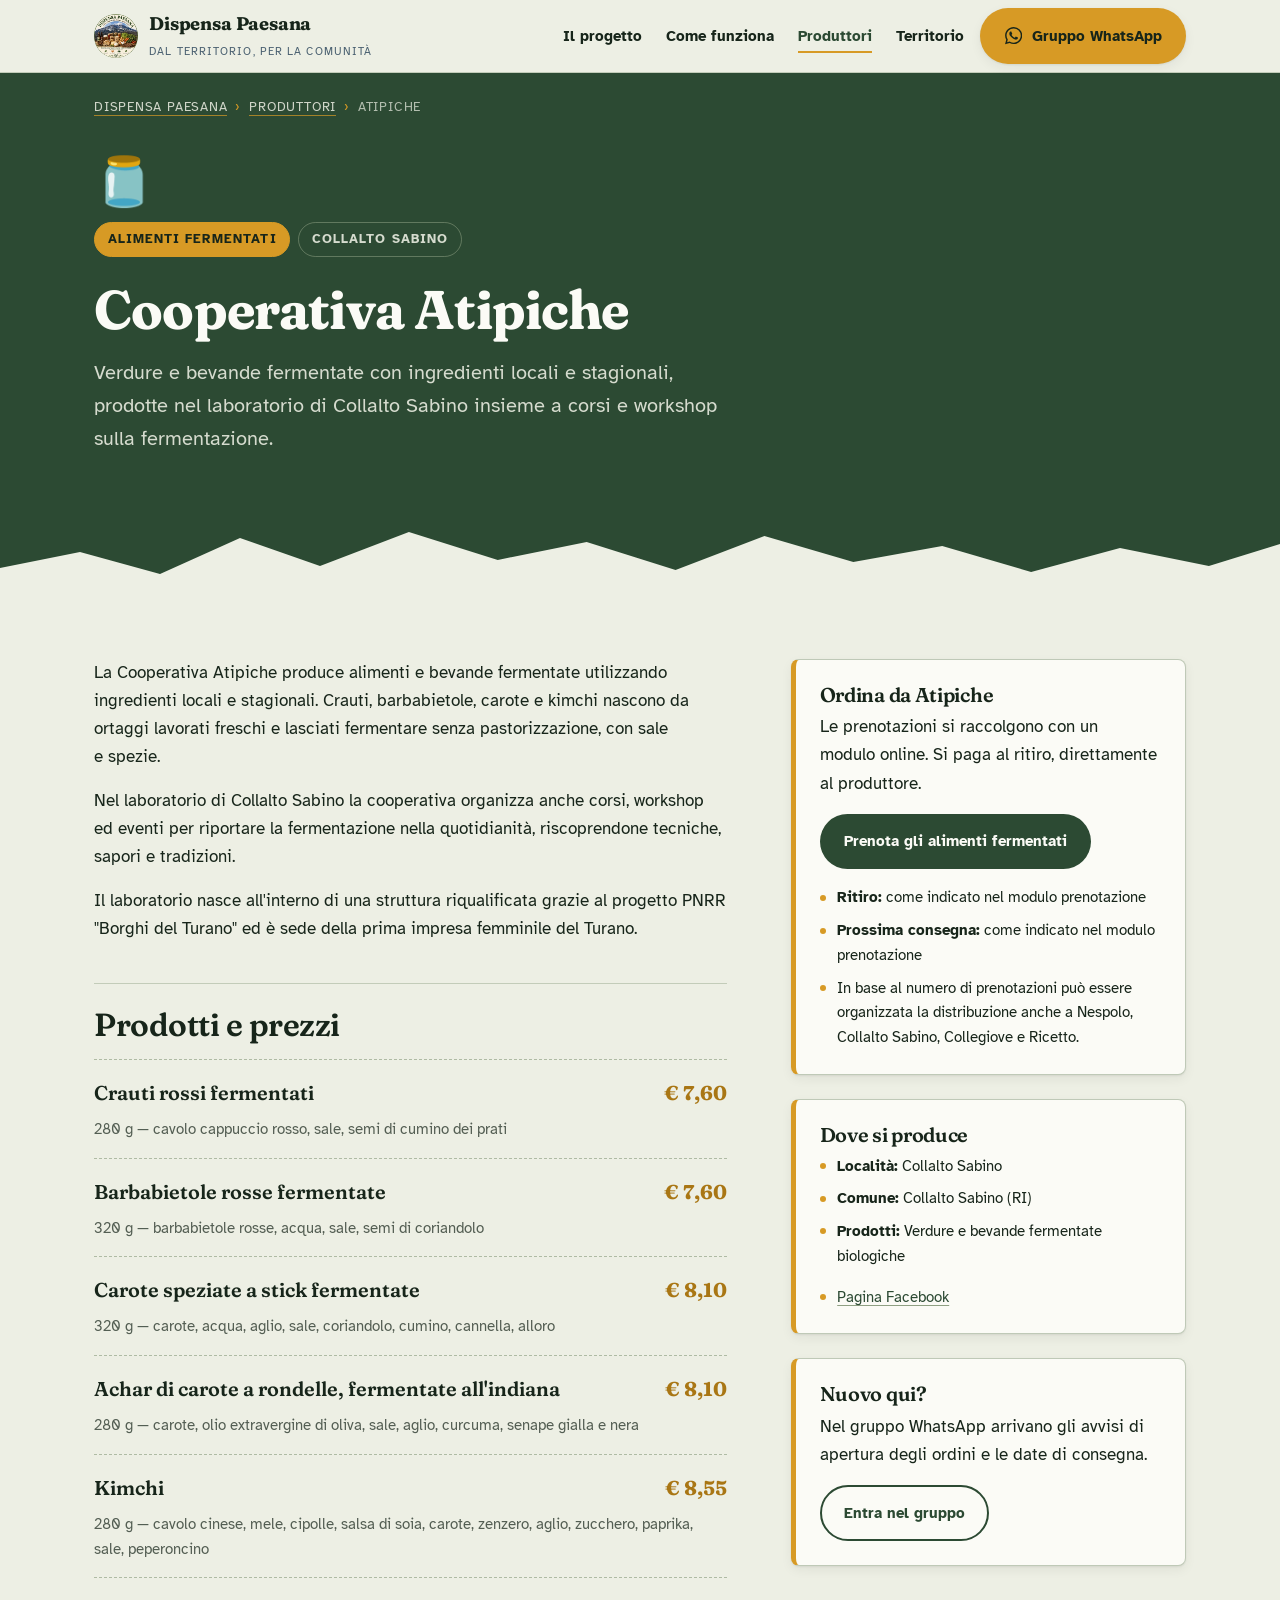
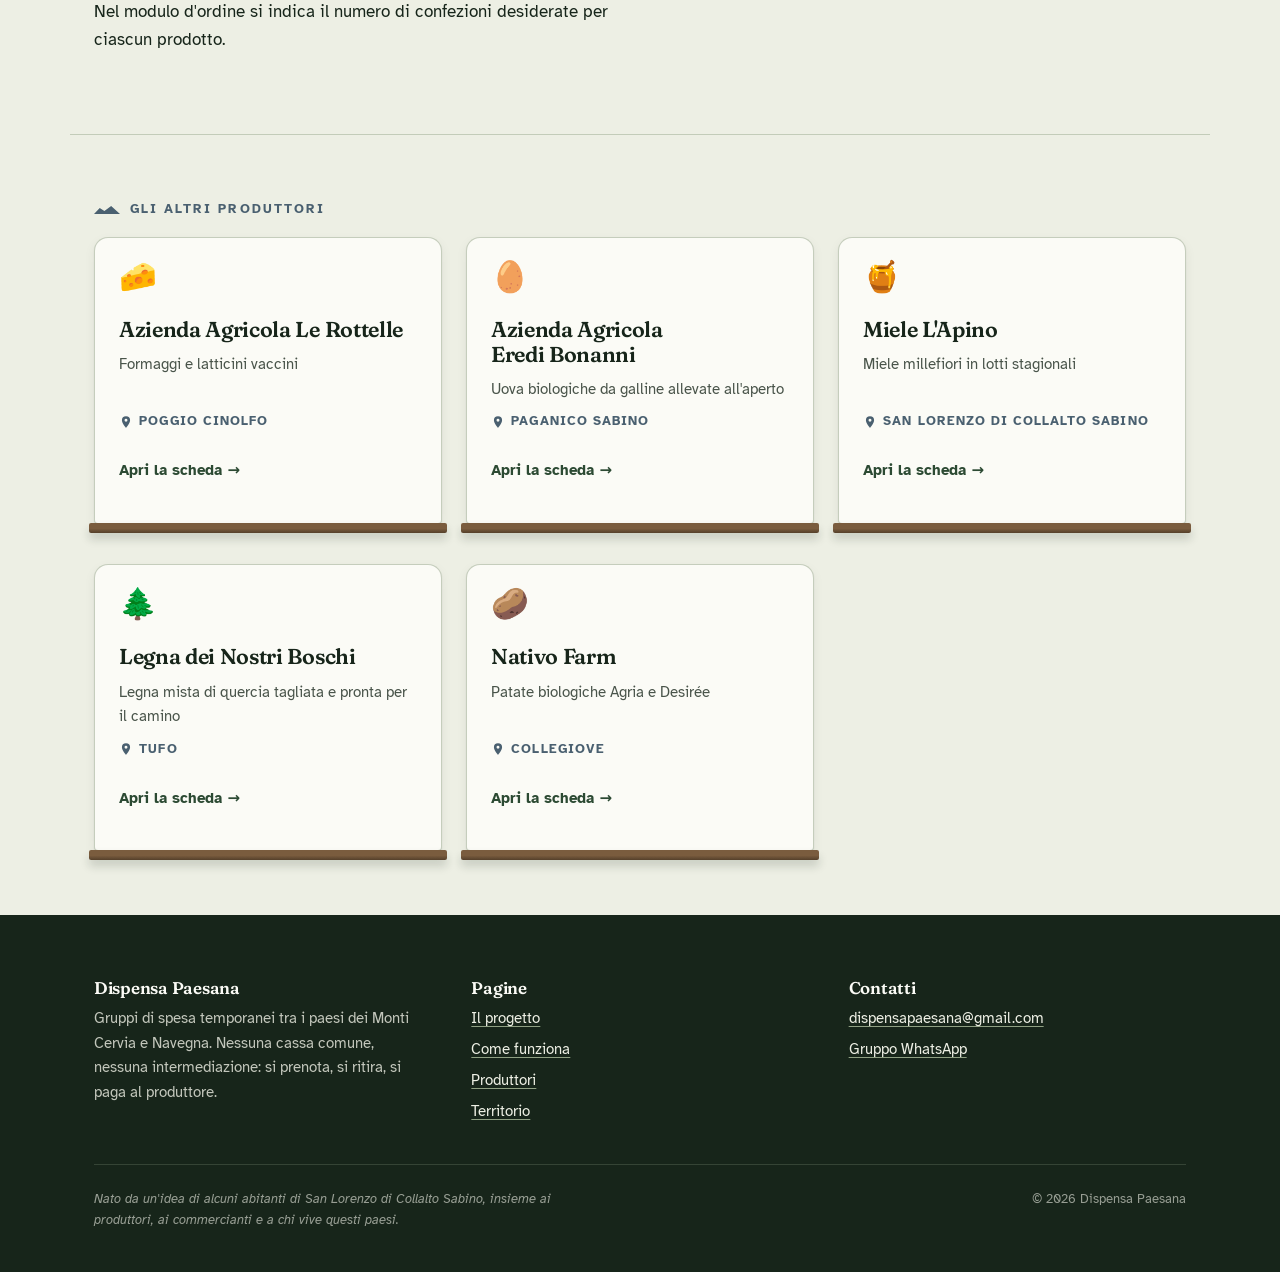
<file: produttori/atipiche.html>
<!DOCTYPE html>
<html lang="it">
<head>
<meta charset="utf-8">
<meta name="viewport" content="width=device-width, initial-scale=1">
<title>Cooperativa Atipiche — Collalto Sabino | Dispensa Paesana</title>
<meta name="description" content="Verdure e bevande fermentate con ingredienti locali e stagionali, prodotte nel laboratorio di Collalto Sabino insieme a corsi e workshop sulla fermentazione.">
<link rel="canonical" href="https://www.dispensapaesana.it/produttori/atipiche.html">
<meta name="robots" content="index, follow">

<meta property="og:type" content="article">
<meta property="og:site_name" content="Dispensa Paesana">
<meta property="og:locale" content="it_IT">
<meta property="og:title" content="Cooperativa Atipiche — Alimenti fermentati a Collalto Sabino">
<meta property="og:description" content="Verdure e bevande fermentate con ingredienti locali e stagionali, prodotte nel laboratorio di Collalto Sabino insieme a corsi e workshop sulla fermentazione.">
<meta property="og:url" content="https://www.dispensapaesana.it/produttori/atipiche.html">
<meta property="og:image" content="https://www.dispensapaesana.it/assets/img/logo-dispensa-paesana.jpg">
<meta name="twitter:card" content="summary">

<link rel="icon" href="../assets/img/logo-dispensa-paesana.jpg">
<link rel="apple-touch-icon" href="../assets/img/logo-dispensa-paesana.jpg">

<link rel="preconnect" href="https://fonts.googleapis.com">
<link rel="preconnect" href="https://fonts.gstatic.com" crossorigin>
<link href="https://fonts.googleapis.com/css2?family=Atkinson+Hyperlegible:ital,wght@0,400;0,700;1,400&display=swap" rel="stylesheet">
<link href="https://fonts.googleapis.com/css2?family=Fraunces:opsz,wght,SOFT,WONK@9..144,400..800,0..100,0..1&display=swap" rel="stylesheet">

<link rel="stylesheet" href="../assets/css/base.css">
<link rel="stylesheet" href="../assets/css/layout.css">
<link rel="stylesheet" href="../assets/css/componenti.css">
<link rel="stylesheet" href="../assets/css/produttore.css">

<script type="application/ld+json">{
  "@context": "https://schema.org",
  "@type": "LocalBusiness",
  "name": "Cooperativa Atipiche",
  "description": "Verdure e bevande fermentate con ingredienti locali e stagionali, prodotte nel laboratorio di Collalto Sabino insieme a corsi e workshop sulla fermentazione.",
  "url": "https://www.dispensapaesana.it/produttori/atipiche.html",
  "address": {
    "@type": "PostalAddress",
    "addressLocality": "Collalto Sabino",
    "addressRegion": "Collalto Sabino (RI)",
    "addressCountry": "IT"
  },
  "memberOf": {
    "@type": "Organization",
    "name": "Dispensa Paesana",
    "url": "https://www.dispensapaesana.it/"
  },
  "makesOffer": [
    {
      "@type": "Offer",
      "itemOffered": {
        "@type": "Product",
        "name": "Crauti rossi fermentati",
        "description": "280 g — cavolo cappuccio rosso, sale, semi di cumino dei prati"
      },
      "price": "7.60",
      "priceCurrency": "EUR"
    },
    {
      "@type": "Offer",
      "itemOffered": {
        "@type": "Product",
        "name": "Barbabietole rosse fermentate",
        "description": "320 g — barbabietole rosse, acqua, sale, semi di coriandolo"
      },
      "price": "7.60",
      "priceCurrency": "EUR"
    },
    {
      "@type": "Offer",
      "itemOffered": {
        "@type": "Product",
        "name": "Carote speziate a stick fermentate",
        "description": "320 g — carote, acqua, aglio, sale, coriandolo, cumino, cannella, alloro"
      },
      "price": "8.10",
      "priceCurrency": "EUR"
    },
    {
      "@type": "Offer",
      "itemOffered": {
        "@type": "Product",
        "name": "Achar di carote a rondelle, fermentate all'indiana",
        "description": "280 g — carote, olio extravergine di oliva, sale, aglio, curcuma, senape gialla e nera"
      },
      "price": "8.10",
      "priceCurrency": "EUR"
    },
    {
      "@type": "Offer",
      "itemOffered": {
        "@type": "Product",
        "name": "Kimchi",
        "description": "280 g — cavolo cinese, mele, cipolle, salsa di soia, carote, zenzero, aglio, zucchero, paprika, sale, peperoncino"
      },
      "price": "8.55",
      "priceCurrency": "EUR"
    }
  ]
}</script>
</head>
<body>
<a class="salta-al-contenuto" href="#contenuto">Salta al contenuto</a>

<header class="intestazione">
  <div class="contenitore intestazione__interno">
    <a class="marchio" href="../index.html">
      <img src="../assets/img/logo-dispensa-paesana.jpg" width="44" height="44" alt="">
      <span>
        <span class="marchio__nome">Dispensa Paesana</span>
        <span class="marchio__nota">Dal territorio, per la comunità</span>
      </span>
    </a>

    <button class="apri-menu" type="button" data-apri-menu aria-expanded="false" aria-controls="menu-principale">
      <span class="solo-lettori-schermo">Apri il menu</span>
      <svg viewBox="0 0 24 24" aria-hidden="true" fill="none" stroke="currentColor" stroke-width="2" stroke-linecap="round"><path d="M4 7h16M4 12h16M4 17h16"/></svg>
    </button>

    <nav class="navigazione" id="menu-principale" data-menu aria-label="Navigazione principale">
      <ul>
        <li><a href="../index.html#progetto">Il progetto</a></li>
        <li><a href="../index.html#come-funziona">Come funziona</a></li>
        <li><a href="../index.html#produttori" aria-current="page">Produttori</a></li>
        <li><a href="../index.html#territorio">Territorio</a></li>
      </ul>
    </nav>

    <a class="bottone bottone--whatsapp" href="https://chat.whatsapp.com/GsconrVjEJtGJzYn5DuaPq?s=cl&amp;p=a&amp;ilr=0" target="_blank" rel="noopener">
      <svg viewBox="0 0 24 24" aria-hidden="true"><path d="M17.472 14.382c-.297-.149-1.758-.867-2.03-.967-.273-.099-.471-.148-.67.15-.197.297-.767.966-.94 1.164-.173.199-.347.223-.644.075-.297-.15-1.255-.463-2.39-1.475-.883-.788-1.48-1.761-1.653-2.059-.173-.297-.018-.458.13-.606.134-.133.298-.347.446-.52.149-.174.198-.298.298-.497.099-.198.05-.371-.025-.52-.075-.149-.669-1.612-.916-2.207-.242-.579-.487-.5-.669-.51-.173-.008-.371-.01-.57-.01-.198 0-.52.074-.792.372-.272.297-1.04 1.016-1.04 2.479 0 1.462 1.065 2.875 1.213 3.074.149.198 2.096 3.2 5.077 4.487.709.306 1.262.489 1.694.625.712.227 1.36.195 1.871.118.571-.085 1.758-.719 2.006-1.413.248-.694.248-1.289.173-1.413-.074-.124-.272-.198-.57-.347M12.05 21.785h-.004a9.87 9.87 0 0 1-5.031-1.378l-.361-.214-3.741.982.998-3.648-.235-.374a9.86 9.86 0 0 1-1.51-5.26c.001-5.45 4.436-9.884 9.888-9.884 2.64 0 5.122 1.03 6.988 2.898a9.825 9.825 0 0 1 2.893 6.994c-.003 5.45-4.437 9.884-9.885 9.884m8.413-18.297A11.815 11.815 0 0 0 12.05 0C5.495 0 .16 5.335.157 11.892c0 2.096.547 4.142 1.588 5.945L.057 24l6.305-1.654a11.882 11.882 0 0 0 5.683 1.448h.005c6.554 0 11.89-5.335 11.893-11.893a11.821 11.821 0 0 0-3.48-8.413"/></svg>
      Gruppo WhatsApp
    </a>
  </div>
</header>

<main id="contenuto">
  <div class="testata-produttore">
    <div class="contenitore">
      <nav class="briciole" aria-label="Percorso">
        <a href="../index.html">Dispensa Paesana</a><span>›</span><a href="../index.html#produttori">Produttori</a><span>›</span>Atipiche
      </nav>
    </div>
    <div class="contenitore testata-produttore__interno">
      <p class="testata-produttore__simbolo" aria-hidden="true">🫙</p>
      <ul class="etichette">
        <li>Alimenti fermentati</li>
        <li>Collalto Sabino</li>
      </ul>
      <h1>Cooperativa Atipiche</h1>
      <p class="testata-produttore__sommario">Verdure e bevande fermentate con ingredienti locali e stagionali, prodotte nel laboratorio di Collalto Sabino insieme a corsi e workshop sulla fermentazione.</p>
    </div>
    <svg class="cresta" viewBox="0 0 1440 90" preserveAspectRatio="none" aria-hidden="true">
      <polygon points="0,90 0,62 90,46 180,68 270,32 360,60 460,26 560,54 660,36 760,64 860,30 960,56 1060,40 1160,66 1260,42 1360,60 1440,38 1440,90"/>
    </svg>
  </div>

  <div class="contenitore scheda">
    <div class="scheda__racconto">
      <h2 class="solo-lettori-schermo">Chi è Atipiche</h2>
            <p>La Cooperativa Atipiche produce alimenti e bevande fermentate utilizzando ingredienti locali e stagionali. Crauti, barbabietole, carote e kimchi nascono da ortaggi lavorati freschi e lasciati fermentare senza pastorizzazione, con sale e spezie.</p>
      <p>Nel laboratorio di Collalto Sabino la cooperativa organizza anche corsi, workshop ed eventi per riportare la fermentazione nella quotidianità, riscoprendone tecniche, sapori e tradizioni.</p>
      <p>Il laboratorio nasce all'interno di una struttura riqualificata grazie al progetto PNRR &quot;Borghi del Turano&quot; ed è sede della prima impresa femminile del Turano.</p>
      
      <section class="listino-blocco">
        <h2>Prodotti e prezzi</h2>
        <ul class="listino">
          <li>
            <span class="listino__nome">Crauti rossi fermentati</span>
            <span class="listino__prezzo">€ 7,60</span>
            <span class="listino__formato">280 g — cavolo cappuccio rosso, sale, semi di cumino dei prati</span>
          </li>
          <li>
            <span class="listino__nome">Barbabietole rosse fermentate</span>
            <span class="listino__prezzo">€ 7,60</span>
            <span class="listino__formato">320 g — barbabietole rosse, acqua, sale, semi di coriandolo</span>
          </li>
          <li>
            <span class="listino__nome">Carote speziate a stick fermentate</span>
            <span class="listino__prezzo">€ 8,10</span>
            <span class="listino__formato">320 g — carote, acqua, aglio, sale, coriandolo, cumino, cannella, alloro</span>
          </li>
          <li>
            <span class="listino__nome">Achar di carote a rondelle, fermentate all'indiana</span>
            <span class="listino__prezzo">€ 8,10</span>
            <span class="listino__formato">280 g — carote, olio extravergine di oliva, sale, aglio, curcuma, senape gialla e nera</span>
          </li>
          <li>
            <span class="listino__nome">Kimchi</span>
            <span class="listino__prezzo">€ 8,55</span>
            <span class="listino__formato">280 g — cavolo cinese, mele, cipolle, salsa di soia, carote, zenzero, aglio, zucchero, paprika, sale, peperoncino</span>
          </li>
        </ul>
        <p style="margin-top:1.25rem">Nel modulo d'ordine si indica il numero di confezioni desiderate per ciascun prodotto.</p>
      </section>
    </div>

    <aside class="scheda__laterale">
      <div class="riquadro">
        <h3>Ordina da Atipiche</h3>
        <p>Le prenotazioni si raccolgono con un modulo online. Si paga al ritiro, direttamente al produttore.</p>
        <p><a class="bottone bottone--bosco" href="https://docs.google.com/forms/d/e/1FAIpQLSd52wbyts0jmHK2unJztCP92cLPXK80-I4FNtZHJUbhD7oHkQ/viewform" target="_blank" rel="noopener">Prenota gli alimenti fermentati</a></p>
        <ul class="elenco-semplice">
          <li><strong>Ritiro:</strong> come indicato nel modulo prenotazione</li>
          <li><strong>Prossima consegna:</strong> come indicato nel modulo prenotazione</li>
          <li>In base al numero di prenotazioni può essere organizzata la distribuzione anche a Nespolo, Collalto Sabino, Collegiove e Ricetto.</li>
        </ul>
      </div>

      <div class="riquadro">
        <h3>Dove si produce</h3>
        <ul class="elenco-semplice">
          <li><strong>Località:</strong> Collalto Sabino</li>
          <li><strong>Comune:</strong> Collalto Sabino (RI)</li>
          <li><strong>Prodotti:</strong> Verdure e bevande fermentate biologiche</li>
        </ul>
        
        <ul class="elenco-semplice" style="margin-top:1rem">
          <li><a href="https://www.facebook.com/atipiche" target="_blank" rel="noopener">Pagina Facebook</a></li>
        </ul>
      </div>

      <div class="riquadro">
        <h3>Nuovo qui?</h3>
        <p>Nel gruppo WhatsApp arrivano gli avvisi di apertura degli ordini e le date di consegna.</p>
        <p><a class="bottone bottone--contorno" href="https://chat.whatsapp.com/GsconrVjEJtGJzYn5DuaPq?s=cl&amp;p=a&amp;ilr=0" target="_blank" rel="noopener">Entra nel gruppo</a></p>
      </div>
    </aside>
  </div>

  <div class="contenitore altri-produttori">
    <p class="occhiello">Gli altri produttori</p>
    <ul class="dispensa">
              <li class="barattolo">
          <p class="barattolo__simbolo" aria-hidden="true">🧀</p>
          <h3 class="barattolo__nome"><a href="le-rottelle.html">Azienda Agricola Le Rottelle</a></h3>
          <p class="barattolo__categoria">Formaggi e latticini vaccini</p>
          <p class="barattolo__paese"><svg viewBox="0 0 24 24" aria-hidden="true"><path d="M12 2a7 7 0 0 0-7 7c0 5.25 7 13 7 13s7-7.75 7-13a7 7 0 0 0-7-7m0 9.5A2.5 2.5 0 1 1 12 6.5a2.5 2.5 0 0 1 0 5"/></svg>Poggio Cinolfo</p>
          <p class="barattolo__vai">Apri la scheda <span aria-hidden="true">→</span></p>
        </li>
        <li class="barattolo">
          <p class="barattolo__simbolo" aria-hidden="true">🥚</p>
          <h3 class="barattolo__nome"><a href="eredi-bonanni.html">Azienda Agricola Eredi Bonanni</a></h3>
          <p class="barattolo__categoria">Uova biologiche da galline allevate all'aperto</p>
          <p class="barattolo__paese"><svg viewBox="0 0 24 24" aria-hidden="true"><path d="M12 2a7 7 0 0 0-7 7c0 5.25 7 13 7 13s7-7.75 7-13a7 7 0 0 0-7-7m0 9.5A2.5 2.5 0 1 1 12 6.5a2.5 2.5 0 0 1 0 5"/></svg>Paganico Sabino</p>
          <p class="barattolo__vai">Apri la scheda <span aria-hidden="true">→</span></p>
        </li>
        <li class="barattolo">
          <p class="barattolo__simbolo" aria-hidden="true">🍯</p>
          <h3 class="barattolo__nome"><a href="miele-lapino.html">Miele L'Apino</a></h3>
          <p class="barattolo__categoria">Miele millefiori in lotti stagionali</p>
          <p class="barattolo__paese"><svg viewBox="0 0 24 24" aria-hidden="true"><path d="M12 2a7 7 0 0 0-7 7c0 5.25 7 13 7 13s7-7.75 7-13a7 7 0 0 0-7-7m0 9.5A2.5 2.5 0 1 1 12 6.5a2.5 2.5 0 0 1 0 5"/></svg>San Lorenzo di Collalto Sabino</p>
          <p class="barattolo__vai">Apri la scheda <span aria-hidden="true">→</span></p>
        </li>
        <li class="barattolo">
          <p class="barattolo__simbolo" aria-hidden="true">🌲</p>
          <h3 class="barattolo__nome"><a href="legna-dei-nostri-boschi.html">Legna dei Nostri Boschi</a></h3>
          <p class="barattolo__categoria">Legna mista di quercia tagliata e pronta per il camino</p>
          <p class="barattolo__paese"><svg viewBox="0 0 24 24" aria-hidden="true"><path d="M12 2a7 7 0 0 0-7 7c0 5.25 7 13 7 13s7-7.75 7-13a7 7 0 0 0-7-7m0 9.5A2.5 2.5 0 1 1 12 6.5a2.5 2.5 0 0 1 0 5"/></svg>Tufo</p>
          <p class="barattolo__vai">Apri la scheda <span aria-hidden="true">→</span></p>
        </li>
        <li class="barattolo">
          <p class="barattolo__simbolo" aria-hidden="true">🥔</p>
          <h3 class="barattolo__nome"><a href="nativo-farm.html">Nativo Farm</a></h3>
          <p class="barattolo__categoria">Patate biologiche Agria e Desirée</p>
          <p class="barattolo__paese"><svg viewBox="0 0 24 24" aria-hidden="true"><path d="M12 2a7 7 0 0 0-7 7c0 5.25 7 13 7 13s7-7.75 7-13a7 7 0 0 0-7-7m0 9.5A2.5 2.5 0 1 1 12 6.5a2.5 2.5 0 0 1 0 5"/></svg>Collegiove</p>
          <p class="barattolo__vai">Apri la scheda <span aria-hidden="true">→</span></p>
        </li>
    </ul>
  </div>
</main>

<footer class="pie">
  <div class="contenitore">
    <div class="pie__griglia">
      <div>
        <h3>Dispensa Paesana</h3>
        <p>Gruppi di spesa temporanei tra i paesi dei Monti Cervia e Navegna. Nessuna cassa comune, nessuna intermediazione: si prenota, si ritira, si paga al produttore.</p>
      </div>
      <div>
        <h3>Pagine</h3>
        <ul>
          <li><a href="../index.html#progetto">Il progetto</a></li>
          <li><a href="../index.html#come-funziona">Come funziona</a></li>
          <li><a href="../index.html#produttori">Produttori</a></li>
          <li><a href="../index.html#territorio">Territorio</a></li>
        </ul>
      </div>
      <div>
        <h3>Contatti</h3>
        <ul>
          <li><a href="mailto:dispensapaesana@gmail.com">dispensapaesana@gmail.com</a></li>
          <li><a href="https://chat.whatsapp.com/GsconrVjEJtGJzYn5DuaPq?s=cl&amp;p=a&amp;ilr=0" target="_blank" rel="noopener">Gruppo WhatsApp</a></li>
        </ul>
      </div>
    </div>
    <div class="pie__coda">
      <p class="pie__firma">Nato da un'idea di alcuni abitanti di San Lorenzo di Collalto Sabino, insieme ai produttori, ai commercianti e a chi vive questi paesi.</p>
      <p>© <span data-anno>2026</span> Dispensa Paesana</p>
    </div>
  </div>
</footer>

<script src="../assets/js/navigazione.js" defer></script>
<script src="../assets/js/utilita.js" defer></script>
</body>
</html>
</file>
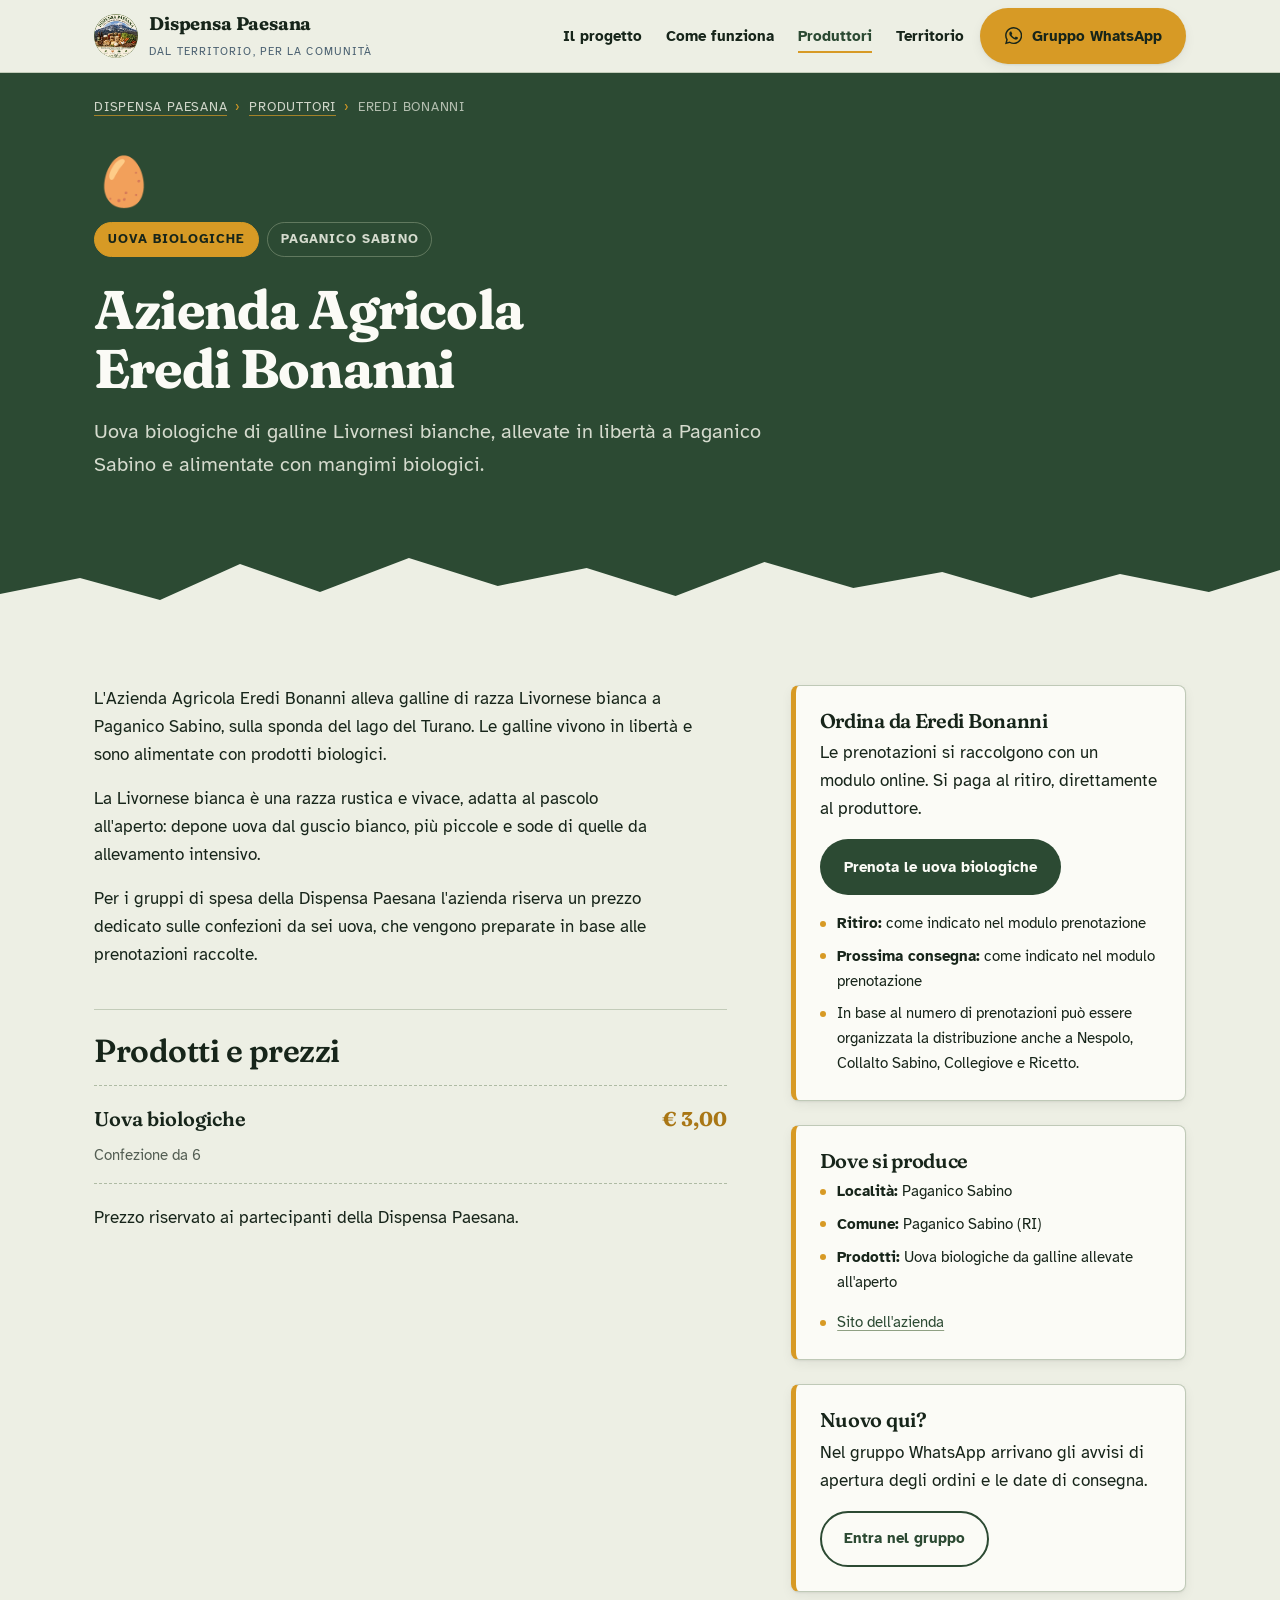
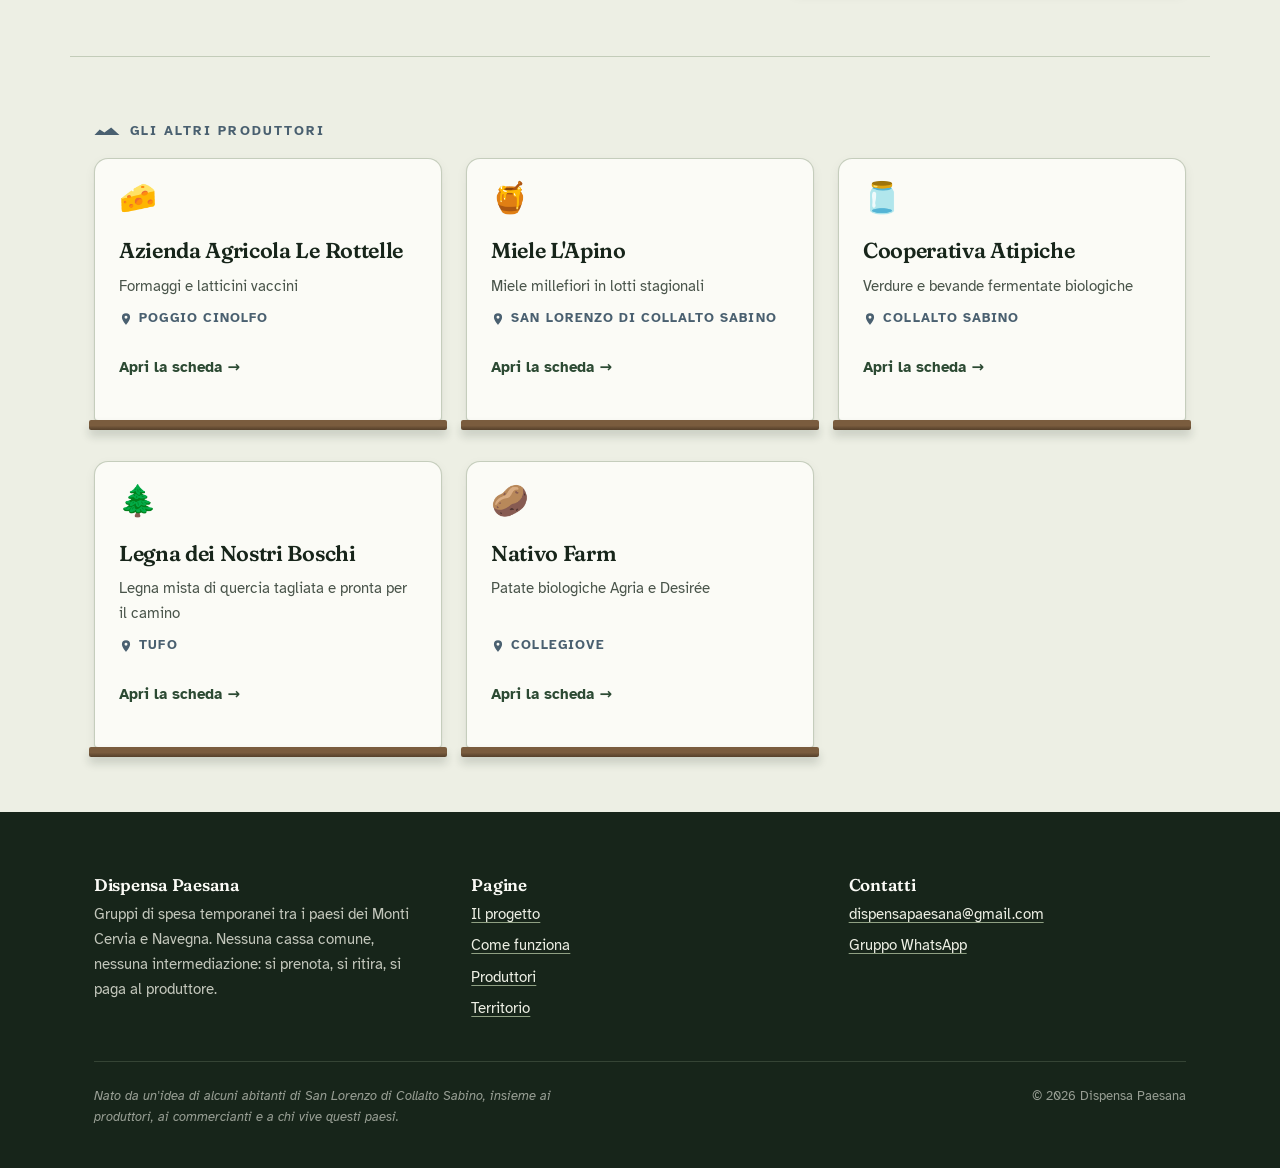
<file: produttori/eredi-bonanni.html>
<!DOCTYPE html>
<html lang="it">
<head>
<meta charset="utf-8">
<meta name="viewport" content="width=device-width, initial-scale=1">
<title>Azienda Agricola Eredi Bonanni — Paganico Sabino | Dispensa Paesana</title>
<meta name="description" content="Uova biologiche di galline Livornesi bianche, allevate in libertà a Paganico Sabino e alimentate con mangimi biologici.">
<link rel="canonical" href="https://www.dispensapaesana.it/produttori/eredi-bonanni.html">
<meta name="robots" content="index, follow">

<meta property="og:type" content="article">
<meta property="og:site_name" content="Dispensa Paesana">
<meta property="og:locale" content="it_IT">
<meta property="og:title" content="Azienda Agricola Eredi Bonanni — Uova biologiche a Paganico Sabino">
<meta property="og:description" content="Uova biologiche di galline Livornesi bianche, allevate in libertà a Paganico Sabino e alimentate con mangimi biologici.">
<meta property="og:url" content="https://www.dispensapaesana.it/produttori/eredi-bonanni.html">
<meta property="og:image" content="https://www.dispensapaesana.it/assets/img/logo-dispensa-paesana.jpg">
<meta name="twitter:card" content="summary">

<link rel="icon" href="../assets/img/logo-dispensa-paesana.jpg">
<link rel="apple-touch-icon" href="../assets/img/logo-dispensa-paesana.jpg">

<link rel="preconnect" href="https://fonts.googleapis.com">
<link rel="preconnect" href="https://fonts.gstatic.com" crossorigin>
<link href="https://fonts.googleapis.com/css2?family=Atkinson+Hyperlegible:ital,wght@0,400;0,700;1,400&display=swap" rel="stylesheet">
<link href="https://fonts.googleapis.com/css2?family=Fraunces:opsz,wght,SOFT,WONK@9..144,400..800,0..100,0..1&display=swap" rel="stylesheet">

<link rel="stylesheet" href="../assets/css/base.css">
<link rel="stylesheet" href="../assets/css/layout.css">
<link rel="stylesheet" href="../assets/css/componenti.css">
<link rel="stylesheet" href="../assets/css/produttore.css">

<script type="application/ld+json">{
  "@context": "https://schema.org",
  "@type": "LocalBusiness",
  "name": "Azienda Agricola Eredi Bonanni",
  "description": "Uova biologiche di galline Livornesi bianche, allevate in libertà a Paganico Sabino e alimentate con mangimi biologici.",
  "url": "https://www.dispensapaesana.it/produttori/eredi-bonanni.html",
  "address": {
    "@type": "PostalAddress",
    "addressLocality": "Paganico Sabino",
    "addressRegion": "Paganico Sabino (RI)",
    "addressCountry": "IT"
  },
  "memberOf": {
    "@type": "Organization",
    "name": "Dispensa Paesana",
    "url": "https://www.dispensapaesana.it/"
  },
  "sameAs": [
    "https://www.aziendaagricolabonanni.it/"
  ],
  "makesOffer": [
    {
      "@type": "Offer",
      "itemOffered": {
        "@type": "Product",
        "name": "Uova biologiche",
        "description": "Confezione da 6"
      },
      "price": "3.00",
      "priceCurrency": "EUR"
    }
  ]
}</script>
</head>
<body>
<a class="salta-al-contenuto" href="#contenuto">Salta al contenuto</a>

<header class="intestazione">
  <div class="contenitore intestazione__interno">
    <a class="marchio" href="../index.html">
      <img src="../assets/img/logo-dispensa-paesana.jpg" width="44" height="44" alt="">
      <span>
        <span class="marchio__nome">Dispensa Paesana</span>
        <span class="marchio__nota">Dal territorio, per la comunità</span>
      </span>
    </a>

    <button class="apri-menu" type="button" data-apri-menu aria-expanded="false" aria-controls="menu-principale">
      <span class="solo-lettori-schermo">Apri il menu</span>
      <svg viewBox="0 0 24 24" aria-hidden="true" fill="none" stroke="currentColor" stroke-width="2" stroke-linecap="round"><path d="M4 7h16M4 12h16M4 17h16"/></svg>
    </button>

    <nav class="navigazione" id="menu-principale" data-menu aria-label="Navigazione principale">
      <ul>
        <li><a href="../index.html#progetto">Il progetto</a></li>
        <li><a href="../index.html#come-funziona">Come funziona</a></li>
        <li><a href="../index.html#produttori" aria-current="page">Produttori</a></li>
        <li><a href="../index.html#territorio">Territorio</a></li>
      </ul>
    </nav>

    <a class="bottone bottone--whatsapp" href="https://chat.whatsapp.com/GsconrVjEJtGJzYn5DuaPq?s=cl&amp;p=a&amp;ilr=0" target="_blank" rel="noopener">
      <svg viewBox="0 0 24 24" aria-hidden="true"><path d="M17.472 14.382c-.297-.149-1.758-.867-2.03-.967-.273-.099-.471-.148-.67.15-.197.297-.767.966-.94 1.164-.173.199-.347.223-.644.075-.297-.15-1.255-.463-2.39-1.475-.883-.788-1.48-1.761-1.653-2.059-.173-.297-.018-.458.13-.606.134-.133.298-.347.446-.52.149-.174.198-.298.298-.497.099-.198.05-.371-.025-.52-.075-.149-.669-1.612-.916-2.207-.242-.579-.487-.5-.669-.51-.173-.008-.371-.01-.57-.01-.198 0-.52.074-.792.372-.272.297-1.04 1.016-1.04 2.479 0 1.462 1.065 2.875 1.213 3.074.149.198 2.096 3.2 5.077 4.487.709.306 1.262.489 1.694.625.712.227 1.36.195 1.871.118.571-.085 1.758-.719 2.006-1.413.248-.694.248-1.289.173-1.413-.074-.124-.272-.198-.57-.347M12.05 21.785h-.004a9.87 9.87 0 0 1-5.031-1.378l-.361-.214-3.741.982.998-3.648-.235-.374a9.86 9.86 0 0 1-1.51-5.26c.001-5.45 4.436-9.884 9.888-9.884 2.64 0 5.122 1.03 6.988 2.898a9.825 9.825 0 0 1 2.893 6.994c-.003 5.45-4.437 9.884-9.885 9.884m8.413-18.297A11.815 11.815 0 0 0 12.05 0C5.495 0 .16 5.335.157 11.892c0 2.096.547 4.142 1.588 5.945L.057 24l6.305-1.654a11.882 11.882 0 0 0 5.683 1.448h.005c6.554 0 11.89-5.335 11.893-11.893a11.821 11.821 0 0 0-3.48-8.413"/></svg>
      Gruppo WhatsApp
    </a>
  </div>
</header>

<main id="contenuto">
  <div class="testata-produttore">
    <div class="contenitore">
      <nav class="briciole" aria-label="Percorso">
        <a href="../index.html">Dispensa Paesana</a><span>›</span><a href="../index.html#produttori">Produttori</a><span>›</span>Eredi Bonanni
      </nav>
    </div>
    <div class="contenitore testata-produttore__interno">
      <p class="testata-produttore__simbolo" aria-hidden="true">🥚</p>
      <ul class="etichette">
        <li>Uova biologiche</li>
        <li>Paganico Sabino</li>
      </ul>
      <h1>Azienda Agricola Eredi Bonanni</h1>
      <p class="testata-produttore__sommario">Uova biologiche di galline Livornesi bianche, allevate in libertà a Paganico Sabino e alimentate con mangimi biologici.</p>
    </div>
    <svg class="cresta" viewBox="0 0 1440 90" preserveAspectRatio="none" aria-hidden="true">
      <polygon points="0,90 0,62 90,46 180,68 270,32 360,60 460,26 560,54 660,36 760,64 860,30 960,56 1060,40 1160,66 1260,42 1360,60 1440,38 1440,90"/>
    </svg>
  </div>

  <div class="contenitore scheda">
    <div class="scheda__racconto">
      <h2 class="solo-lettori-schermo">Chi è Eredi Bonanni</h2>
            <p>L'Azienda Agricola Eredi Bonanni alleva galline di razza Livornese bianca a Paganico Sabino, sulla sponda del lago del Turano. Le galline vivono in libertà e sono alimentate con prodotti biologici.</p>
      <p>La Livornese bianca è una razza rustica e vivace, adatta al pascolo all'aperto: depone uova dal guscio bianco, più piccole e sode di quelle da allevamento intensivo.</p>
      <p>Per i gruppi di spesa della Dispensa Paesana l'azienda riserva un prezzo dedicato sulle confezioni da sei uova, che vengono preparate in base alle prenotazioni raccolte.</p>
      
      <section class="listino-blocco">
        <h2>Prodotti e prezzi</h2>
        <ul class="listino">
          <li>
            <span class="listino__nome">Uova biologiche</span>
            <span class="listino__prezzo">€ 3,00</span>
            <span class="listino__formato">Confezione da 6</span>
          </li>
        </ul>
        <p style="margin-top:1.25rem">Prezzo riservato ai partecipanti della Dispensa Paesana.</p>
      </section>
    </div>

    <aside class="scheda__laterale">
      <div class="riquadro">
        <h3>Ordina da Eredi Bonanni</h3>
        <p>Le prenotazioni si raccolgono con un modulo online. Si paga al ritiro, direttamente al produttore.</p>
        <p><a class="bottone bottone--bosco" href="https://docs.google.com/forms/d/e/1FAIpQLSfeHlaf5NBxFnHGtiUVNbhxQ7iiui9Kp_4z0VZfPf_cPFwfpQ/viewform" target="_blank" rel="noopener">Prenota le uova biologiche</a></p>
        <ul class="elenco-semplice">
          <li><strong>Ritiro:</strong> come indicato nel modulo prenotazione</li>
          <li><strong>Prossima consegna:</strong> come indicato nel modulo prenotazione</li>
          <li>In base al numero di prenotazioni può essere organizzata la distribuzione anche a Nespolo, Collalto Sabino, Collegiove e Ricetto.</li>
        </ul>
      </div>

      <div class="riquadro">
        <h3>Dove si produce</h3>
        <ul class="elenco-semplice">
          <li><strong>Località:</strong> Paganico Sabino</li>
          <li><strong>Comune:</strong> Paganico Sabino (RI)</li>
          <li><strong>Prodotti:</strong> Uova biologiche da galline allevate all'aperto</li>
        </ul>
        
        <ul class="elenco-semplice" style="margin-top:1rem">
          <li><a href="https://www.aziendaagricolabonanni.it/" target="_blank" rel="noopener">Sito dell'azienda</a></li>
        </ul>
      </div>

      <div class="riquadro">
        <h3>Nuovo qui?</h3>
        <p>Nel gruppo WhatsApp arrivano gli avvisi di apertura degli ordini e le date di consegna.</p>
        <p><a class="bottone bottone--contorno" href="https://chat.whatsapp.com/GsconrVjEJtGJzYn5DuaPq?s=cl&amp;p=a&amp;ilr=0" target="_blank" rel="noopener">Entra nel gruppo</a></p>
      </div>
    </aside>
  </div>

  <div class="contenitore altri-produttori">
    <p class="occhiello">Gli altri produttori</p>
    <ul class="dispensa">
              <li class="barattolo">
          <p class="barattolo__simbolo" aria-hidden="true">🧀</p>
          <h3 class="barattolo__nome"><a href="le-rottelle.html">Azienda Agricola Le Rottelle</a></h3>
          <p class="barattolo__categoria">Formaggi e latticini vaccini</p>
          <p class="barattolo__paese"><svg viewBox="0 0 24 24" aria-hidden="true"><path d="M12 2a7 7 0 0 0-7 7c0 5.25 7 13 7 13s7-7.75 7-13a7 7 0 0 0-7-7m0 9.5A2.5 2.5 0 1 1 12 6.5a2.5 2.5 0 0 1 0 5"/></svg>Poggio Cinolfo</p>
          <p class="barattolo__vai">Apri la scheda <span aria-hidden="true">→</span></p>
        </li>
        <li class="barattolo">
          <p class="barattolo__simbolo" aria-hidden="true">🍯</p>
          <h3 class="barattolo__nome"><a href="miele-lapino.html">Miele L'Apino</a></h3>
          <p class="barattolo__categoria">Miele millefiori in lotti stagionali</p>
          <p class="barattolo__paese"><svg viewBox="0 0 24 24" aria-hidden="true"><path d="M12 2a7 7 0 0 0-7 7c0 5.25 7 13 7 13s7-7.75 7-13a7 7 0 0 0-7-7m0 9.5A2.5 2.5 0 1 1 12 6.5a2.5 2.5 0 0 1 0 5"/></svg>San Lorenzo di Collalto Sabino</p>
          <p class="barattolo__vai">Apri la scheda <span aria-hidden="true">→</span></p>
        </li>
        <li class="barattolo">
          <p class="barattolo__simbolo" aria-hidden="true">🫙</p>
          <h3 class="barattolo__nome"><a href="atipiche.html">Cooperativa Atipiche</a></h3>
          <p class="barattolo__categoria">Verdure e bevande fermentate biologiche</p>
          <p class="barattolo__paese"><svg viewBox="0 0 24 24" aria-hidden="true"><path d="M12 2a7 7 0 0 0-7 7c0 5.25 7 13 7 13s7-7.75 7-13a7 7 0 0 0-7-7m0 9.5A2.5 2.5 0 1 1 12 6.5a2.5 2.5 0 0 1 0 5"/></svg>Collalto Sabino</p>
          <p class="barattolo__vai">Apri la scheda <span aria-hidden="true">→</span></p>
        </li>
        <li class="barattolo">
          <p class="barattolo__simbolo" aria-hidden="true">🌲</p>
          <h3 class="barattolo__nome"><a href="legna-dei-nostri-boschi.html">Legna dei Nostri Boschi</a></h3>
          <p class="barattolo__categoria">Legna mista di quercia tagliata e pronta per il camino</p>
          <p class="barattolo__paese"><svg viewBox="0 0 24 24" aria-hidden="true"><path d="M12 2a7 7 0 0 0-7 7c0 5.25 7 13 7 13s7-7.75 7-13a7 7 0 0 0-7-7m0 9.5A2.5 2.5 0 1 1 12 6.5a2.5 2.5 0 0 1 0 5"/></svg>Tufo</p>
          <p class="barattolo__vai">Apri la scheda <span aria-hidden="true">→</span></p>
        </li>
        <li class="barattolo">
          <p class="barattolo__simbolo" aria-hidden="true">🥔</p>
          <h3 class="barattolo__nome"><a href="nativo-farm.html">Nativo Farm</a></h3>
          <p class="barattolo__categoria">Patate biologiche Agria e Desirée</p>
          <p class="barattolo__paese"><svg viewBox="0 0 24 24" aria-hidden="true"><path d="M12 2a7 7 0 0 0-7 7c0 5.25 7 13 7 13s7-7.75 7-13a7 7 0 0 0-7-7m0 9.5A2.5 2.5 0 1 1 12 6.5a2.5 2.5 0 0 1 0 5"/></svg>Collegiove</p>
          <p class="barattolo__vai">Apri la scheda <span aria-hidden="true">→</span></p>
        </li>
    </ul>
  </div>
</main>

<footer class="pie">
  <div class="contenitore">
    <div class="pie__griglia">
      <div>
        <h3>Dispensa Paesana</h3>
        <p>Gruppi di spesa temporanei tra i paesi dei Monti Cervia e Navegna. Nessuna cassa comune, nessuna intermediazione: si prenota, si ritira, si paga al produttore.</p>
      </div>
      <div>
        <h3>Pagine</h3>
        <ul>
          <li><a href="../index.html#progetto">Il progetto</a></li>
          <li><a href="../index.html#come-funziona">Come funziona</a></li>
          <li><a href="../index.html#produttori">Produttori</a></li>
          <li><a href="../index.html#territorio">Territorio</a></li>
        </ul>
      </div>
      <div>
        <h3>Contatti</h3>
        <ul>
          <li><a href="mailto:dispensapaesana@gmail.com">dispensapaesana@gmail.com</a></li>
          <li><a href="https://chat.whatsapp.com/GsconrVjEJtGJzYn5DuaPq?s=cl&amp;p=a&amp;ilr=0" target="_blank" rel="noopener">Gruppo WhatsApp</a></li>
        </ul>
      </div>
    </div>
    <div class="pie__coda">
      <p class="pie__firma">Nato da un'idea di alcuni abitanti di San Lorenzo di Collalto Sabino, insieme ai produttori, ai commercianti e a chi vive questi paesi.</p>
      <p>© <span data-anno>2026</span> Dispensa Paesana</p>
    </div>
  </div>
</footer>

<script src="../assets/js/navigazione.js" defer></script>
<script src="../assets/js/utilita.js" defer></script>
</body>
</html>
</file>
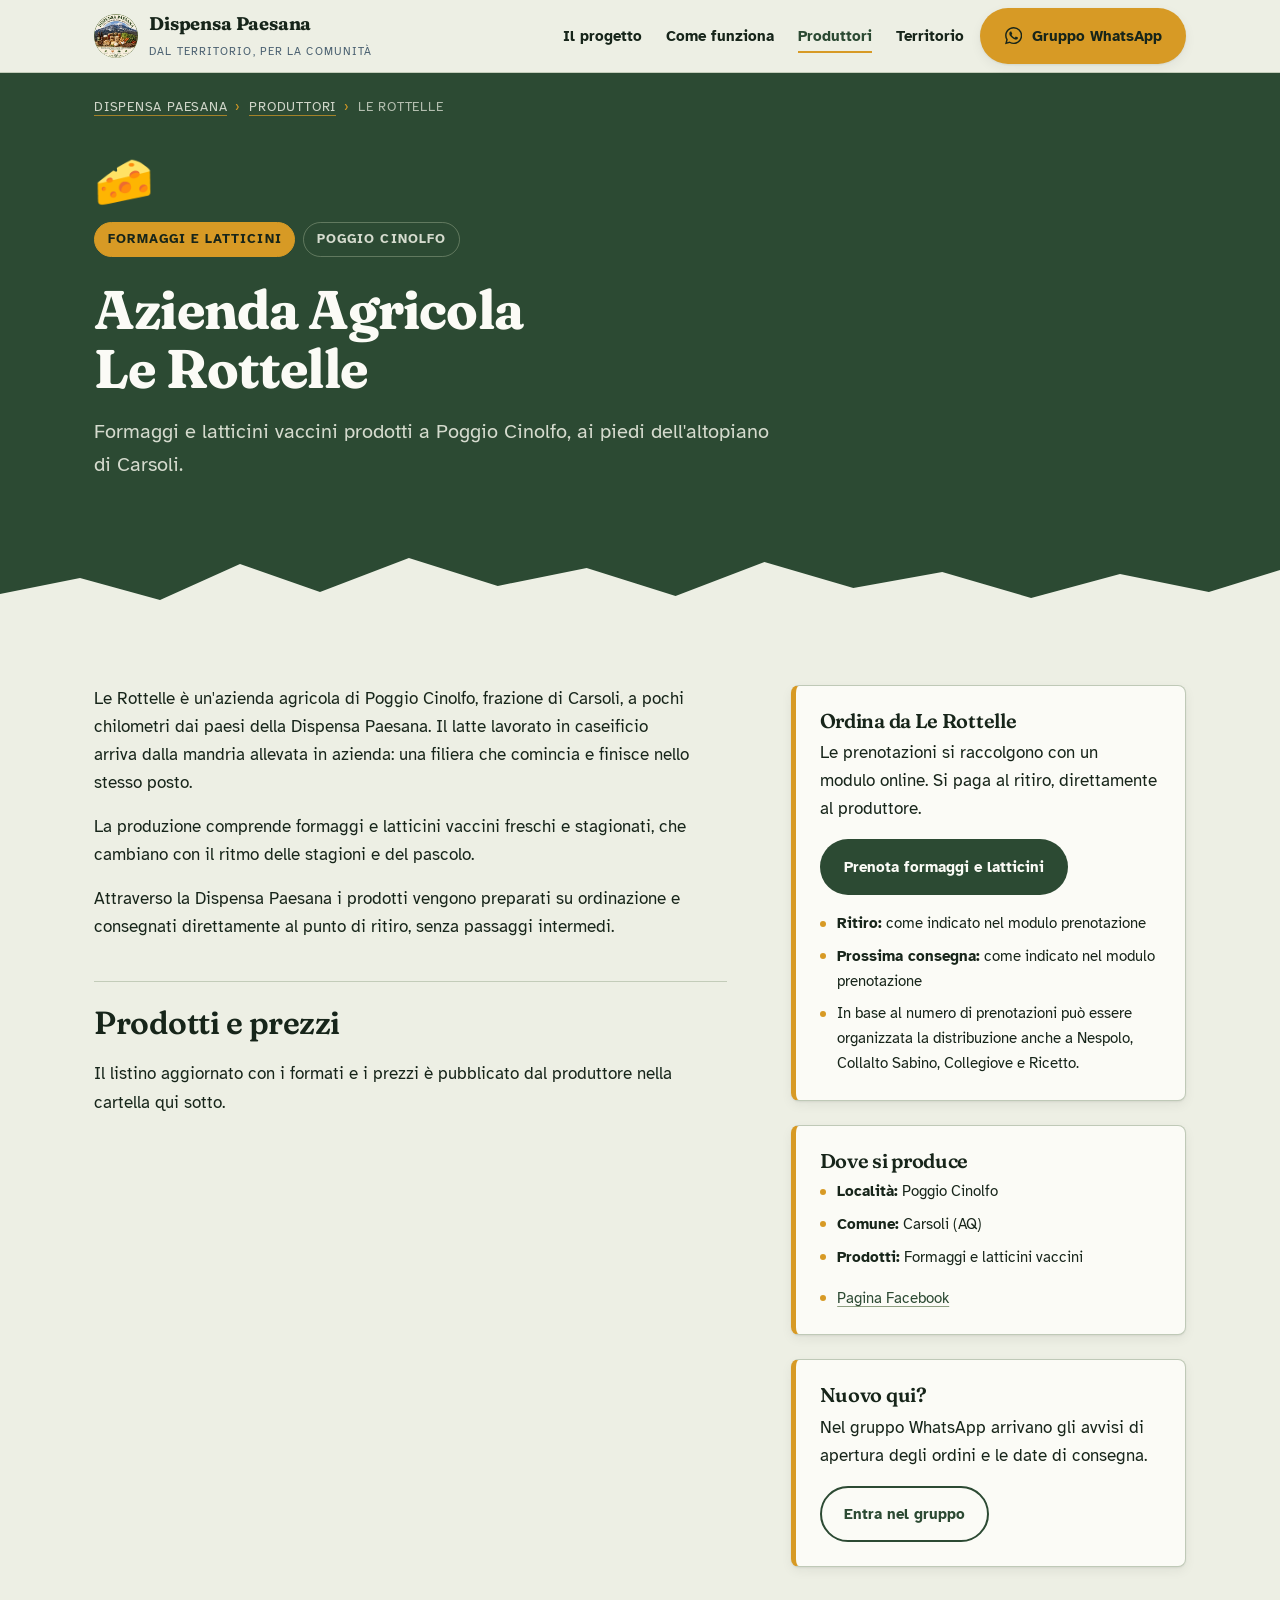
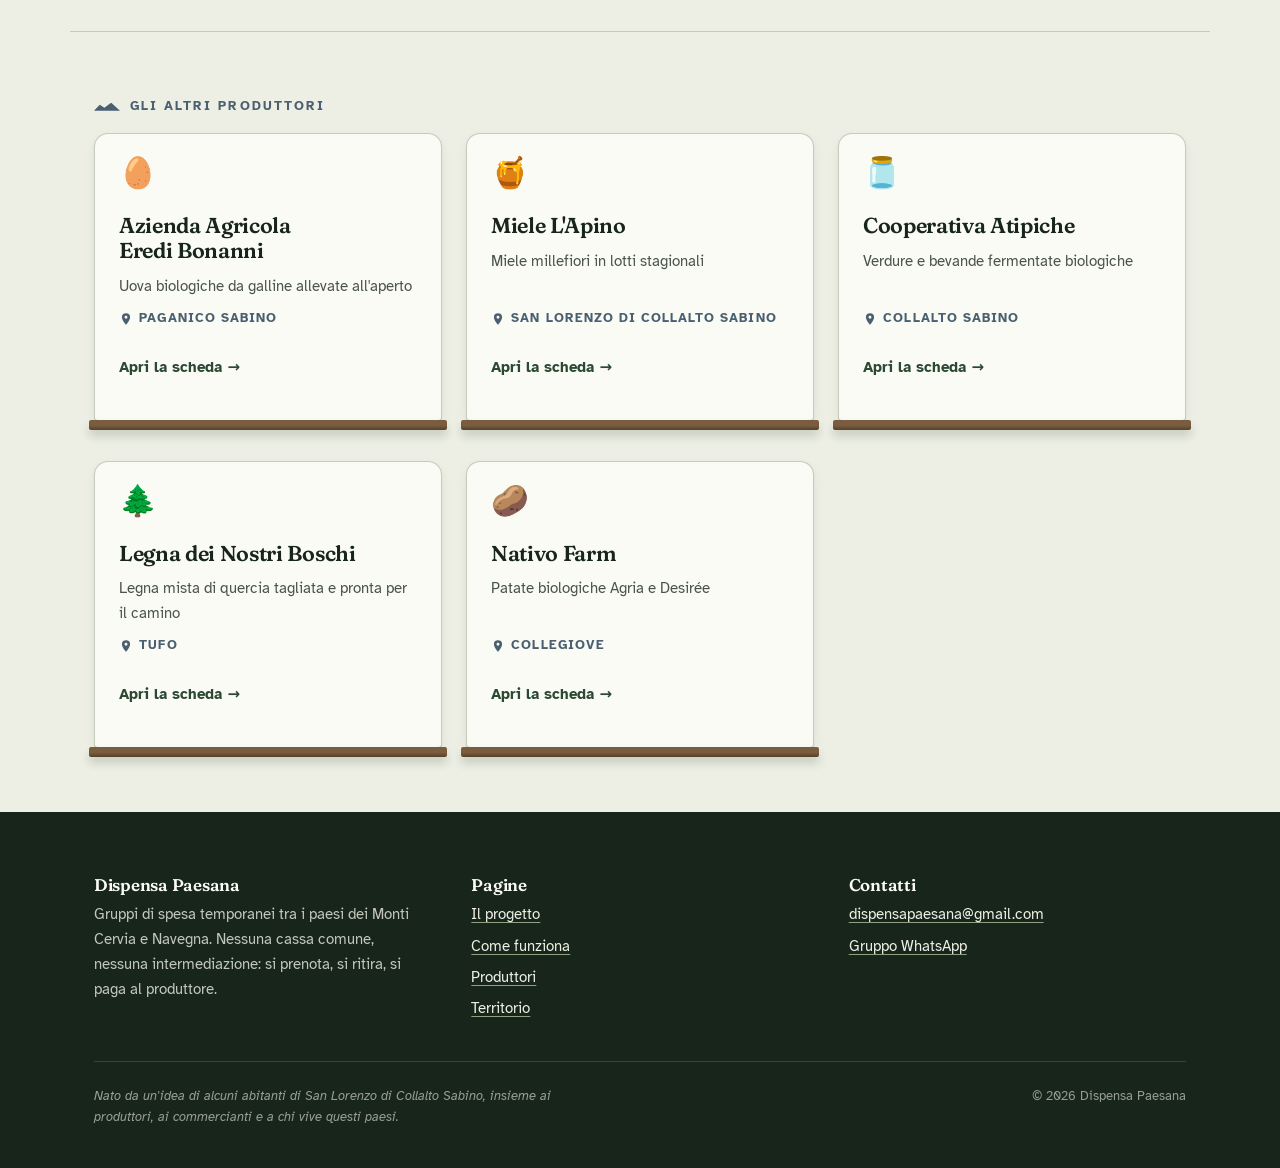
<file: produttori/le-rottelle.html>
<!DOCTYPE html>
<html lang="it">
<head>
<meta charset="utf-8">
<meta name="viewport" content="width=device-width, initial-scale=1">
<title>Azienda Agricola Le Rottelle — Poggio Cinolfo | Dispensa Paesana</title>
<meta name="description" content="Formaggi e latticini vaccini prodotti a Poggio Cinolfo, ai piedi dell'altopiano di Carsoli.">
<link rel="canonical" href="https://www.dispensapaesana.it/produttori/le-rottelle.html">
<meta name="robots" content="index, follow">

<meta property="og:type" content="article">
<meta property="og:site_name" content="Dispensa Paesana">
<meta property="og:locale" content="it_IT">
<meta property="og:title" content="Azienda Agricola Le Rottelle — Formaggi e latticini a Poggio Cinolfo">
<meta property="og:description" content="Formaggi e latticini vaccini prodotti a Poggio Cinolfo, ai piedi dell'altopiano di Carsoli.">
<meta property="og:url" content="https://www.dispensapaesana.it/produttori/le-rottelle.html">
<meta property="og:image" content="https://www.dispensapaesana.it/assets/img/logo-dispensa-paesana.jpg">
<meta name="twitter:card" content="summary">

<link rel="icon" href="../assets/img/logo-dispensa-paesana.jpg">
<link rel="apple-touch-icon" href="../assets/img/logo-dispensa-paesana.jpg">

<link rel="preconnect" href="https://fonts.googleapis.com">
<link rel="preconnect" href="https://fonts.gstatic.com" crossorigin>
<link href="https://fonts.googleapis.com/css2?family=Atkinson+Hyperlegible:ital,wght@0,400;0,700;1,400&display=swap" rel="stylesheet">
<link href="https://fonts.googleapis.com/css2?family=Fraunces:opsz,wght,SOFT,WONK@9..144,400..800,0..100,0..1&display=swap" rel="stylesheet">

<link rel="stylesheet" href="../assets/css/base.css">
<link rel="stylesheet" href="../assets/css/layout.css">
<link rel="stylesheet" href="../assets/css/componenti.css">
<link rel="stylesheet" href="../assets/css/produttore.css">

<script type="application/ld+json">{
  "@context": "https://schema.org",
  "@type": "LocalBusiness",
  "name": "Azienda Agricola Le Rottelle",
  "description": "Formaggi e latticini vaccini prodotti a Poggio Cinolfo, ai piedi dell'altopiano di Carsoli.",
  "url": "https://www.dispensapaesana.it/produttori/le-rottelle.html",
  "address": {
    "@type": "PostalAddress",
    "addressLocality": "Poggio Cinolfo",
    "addressRegion": "Carsoli (AQ)",
    "addressCountry": "IT"
  },
  "memberOf": {
    "@type": "Organization",
    "name": "Dispensa Paesana",
    "url": "https://www.dispensapaesana.it/"
  }
}</script>
</head>
<body>
<a class="salta-al-contenuto" href="#contenuto">Salta al contenuto</a>

<header class="intestazione">
  <div class="contenitore intestazione__interno">
    <a class="marchio" href="../index.html">
      <img src="../assets/img/logo-dispensa-paesana.jpg" width="44" height="44" alt="">
      <span>
        <span class="marchio__nome">Dispensa Paesana</span>
        <span class="marchio__nota">Dal territorio, per la comunità</span>
      </span>
    </a>

    <button class="apri-menu" type="button" data-apri-menu aria-expanded="false" aria-controls="menu-principale">
      <span class="solo-lettori-schermo">Apri il menu</span>
      <svg viewBox="0 0 24 24" aria-hidden="true" fill="none" stroke="currentColor" stroke-width="2" stroke-linecap="round"><path d="M4 7h16M4 12h16M4 17h16"/></svg>
    </button>

    <nav class="navigazione" id="menu-principale" data-menu aria-label="Navigazione principale">
      <ul>
        <li><a href="../index.html#progetto">Il progetto</a></li>
        <li><a href="../index.html#come-funziona">Come funziona</a></li>
        <li><a href="../index.html#produttori" aria-current="page">Produttori</a></li>
        <li><a href="../index.html#territorio">Territorio</a></li>
      </ul>
    </nav>

    <a class="bottone bottone--whatsapp" href="https://chat.whatsapp.com/GsconrVjEJtGJzYn5DuaPq?s=cl&amp;p=a&amp;ilr=0" target="_blank" rel="noopener">
      <svg viewBox="0 0 24 24" aria-hidden="true"><path d="M17.472 14.382c-.297-.149-1.758-.867-2.03-.967-.273-.099-.471-.148-.67.15-.197.297-.767.966-.94 1.164-.173.199-.347.223-.644.075-.297-.15-1.255-.463-2.39-1.475-.883-.788-1.48-1.761-1.653-2.059-.173-.297-.018-.458.13-.606.134-.133.298-.347.446-.52.149-.174.198-.298.298-.497.099-.198.05-.371-.025-.52-.075-.149-.669-1.612-.916-2.207-.242-.579-.487-.5-.669-.51-.173-.008-.371-.01-.57-.01-.198 0-.52.074-.792.372-.272.297-1.04 1.016-1.04 2.479 0 1.462 1.065 2.875 1.213 3.074.149.198 2.096 3.2 5.077 4.487.709.306 1.262.489 1.694.625.712.227 1.36.195 1.871.118.571-.085 1.758-.719 2.006-1.413.248-.694.248-1.289.173-1.413-.074-.124-.272-.198-.57-.347M12.05 21.785h-.004a9.87 9.87 0 0 1-5.031-1.378l-.361-.214-3.741.982.998-3.648-.235-.374a9.86 9.86 0 0 1-1.51-5.26c.001-5.45 4.436-9.884 9.888-9.884 2.64 0 5.122 1.03 6.988 2.898a9.825 9.825 0 0 1 2.893 6.994c-.003 5.45-4.437 9.884-9.885 9.884m8.413-18.297A11.815 11.815 0 0 0 12.05 0C5.495 0 .16 5.335.157 11.892c0 2.096.547 4.142 1.588 5.945L.057 24l6.305-1.654a11.882 11.882 0 0 0 5.683 1.448h.005c6.554 0 11.89-5.335 11.893-11.893a11.821 11.821 0 0 0-3.48-8.413"/></svg>
      Gruppo WhatsApp
    </a>
  </div>
</header>

<main id="contenuto">
  <div class="testata-produttore">
    <div class="contenitore">
      <nav class="briciole" aria-label="Percorso">
        <a href="../index.html">Dispensa Paesana</a><span>›</span><a href="../index.html#produttori">Produttori</a><span>›</span>Le Rottelle
      </nav>
    </div>
    <div class="contenitore testata-produttore__interno">
      <p class="testata-produttore__simbolo" aria-hidden="true">🧀</p>
      <ul class="etichette">
        <li>Formaggi e latticini</li>
        <li>Poggio Cinolfo</li>
      </ul>
      <h1>Azienda Agricola Le Rottelle</h1>
      <p class="testata-produttore__sommario">Formaggi e latticini vaccini prodotti a Poggio Cinolfo, ai piedi dell'altopiano di Carsoli.</p>
    </div>
    <svg class="cresta" viewBox="0 0 1440 90" preserveAspectRatio="none" aria-hidden="true">
      <polygon points="0,90 0,62 90,46 180,68 270,32 360,60 460,26 560,54 660,36 760,64 860,30 960,56 1060,40 1160,66 1260,42 1360,60 1440,38 1440,90"/>
    </svg>
  </div>

  <div class="contenitore scheda">
    <div class="scheda__racconto">
      <h2 class="solo-lettori-schermo">Chi è Le Rottelle</h2>
            <p>Le Rottelle è un'azienda agricola di Poggio Cinolfo, frazione di Carsoli, a pochi chilometri dai paesi della Dispensa Paesana. Il latte lavorato in caseificio arriva dalla mandria allevata in azienda: una filiera che comincia e finisce nello stesso posto.</p>
      <p>La produzione comprende formaggi e latticini vaccini freschi e stagionati, che cambiano con il ritmo delle stagioni e del pascolo.</p>
      <p>Attraverso la Dispensa Paesana i prodotti vengono preparati su ordinazione e consegnati direttamente al punto di ritiro, senza passaggi intermedi.</p>
      
      <section class="listino-blocco">
        <h2>Prodotti e prezzi</h2>
        <p style="margin-top:1.25rem">Il listino aggiornato con i formati e i prezzi è pubblicato dal produttore nella cartella qui sotto.</p>
      </section>
    </div>

    <aside class="scheda__laterale">
      <div class="riquadro">
        <h3>Ordina da Le Rottelle</h3>
        <p>Le prenotazioni si raccolgono con un modulo online. Si paga al ritiro, direttamente al produttore.</p>
        <p><a class="bottone bottone--bosco" href="https://docs.google.com/forms/d/e/1FAIpQLSdqVaareTd1SaguJxIMVGuBZSqXA0CKtJdKELO5QX7aXpzHJw/viewform" target="_blank" rel="noopener">Prenota formaggi e latticini</a></p>
        <ul class="elenco-semplice">
          <li><strong>Ritiro:</strong> come indicato nel modulo prenotazione</li>
          <li><strong>Prossima consegna:</strong> come indicato nel modulo prenotazione</li>
          <li>In base al numero di prenotazioni può essere organizzata la distribuzione anche a Nespolo, Collalto Sabino, Collegiove e Ricetto.</li>
        </ul>
      </div>

      <div class="riquadro">
        <h3>Dove si produce</h3>
        <ul class="elenco-semplice">
          <li><strong>Località:</strong> Poggio Cinolfo</li>
          <li><strong>Comune:</strong> Carsoli (AQ)</li>
          <li><strong>Prodotti:</strong> Formaggi e latticini vaccini</li>
        </ul>
        
        <ul class="elenco-semplice" style="margin-top:1rem">
          <li><a href="https://www.facebook.com/p/Azienda-agricola-le-Rottelle-100064211944877" target="_blank" rel="noopener">Pagina Facebook</a></li>
        </ul>
      </div>

      <div class="riquadro">
        <h3>Nuovo qui?</h3>
        <p>Nel gruppo WhatsApp arrivano gli avvisi di apertura degli ordini e le date di consegna.</p>
        <p><a class="bottone bottone--contorno" href="https://chat.whatsapp.com/GsconrVjEJtGJzYn5DuaPq?s=cl&amp;p=a&amp;ilr=0" target="_blank" rel="noopener">Entra nel gruppo</a></p>
      </div>
    </aside>
  </div>

  <div class="contenitore altri-produttori">
    <p class="occhiello">Gli altri produttori</p>
    <ul class="dispensa">
              <li class="barattolo">
          <p class="barattolo__simbolo" aria-hidden="true">🥚</p>
          <h3 class="barattolo__nome"><a href="eredi-bonanni.html">Azienda Agricola Eredi Bonanni</a></h3>
          <p class="barattolo__categoria">Uova biologiche da galline allevate all'aperto</p>
          <p class="barattolo__paese"><svg viewBox="0 0 24 24" aria-hidden="true"><path d="M12 2a7 7 0 0 0-7 7c0 5.25 7 13 7 13s7-7.75 7-13a7 7 0 0 0-7-7m0 9.5A2.5 2.5 0 1 1 12 6.5a2.5 2.5 0 0 1 0 5"/></svg>Paganico Sabino</p>
          <p class="barattolo__vai">Apri la scheda <span aria-hidden="true">→</span></p>
        </li>
        <li class="barattolo">
          <p class="barattolo__simbolo" aria-hidden="true">🍯</p>
          <h3 class="barattolo__nome"><a href="miele-lapino.html">Miele L'Apino</a></h3>
          <p class="barattolo__categoria">Miele millefiori in lotti stagionali</p>
          <p class="barattolo__paese"><svg viewBox="0 0 24 24" aria-hidden="true"><path d="M12 2a7 7 0 0 0-7 7c0 5.25 7 13 7 13s7-7.75 7-13a7 7 0 0 0-7-7m0 9.5A2.5 2.5 0 1 1 12 6.5a2.5 2.5 0 0 1 0 5"/></svg>San Lorenzo di Collalto Sabino</p>
          <p class="barattolo__vai">Apri la scheda <span aria-hidden="true">→</span></p>
        </li>
        <li class="barattolo">
          <p class="barattolo__simbolo" aria-hidden="true">🫙</p>
          <h3 class="barattolo__nome"><a href="atipiche.html">Cooperativa Atipiche</a></h3>
          <p class="barattolo__categoria">Verdure e bevande fermentate biologiche</p>
          <p class="barattolo__paese"><svg viewBox="0 0 24 24" aria-hidden="true"><path d="M12 2a7 7 0 0 0-7 7c0 5.25 7 13 7 13s7-7.75 7-13a7 7 0 0 0-7-7m0 9.5A2.5 2.5 0 1 1 12 6.5a2.5 2.5 0 0 1 0 5"/></svg>Collalto Sabino</p>
          <p class="barattolo__vai">Apri la scheda <span aria-hidden="true">→</span></p>
        </li>
        <li class="barattolo">
          <p class="barattolo__simbolo" aria-hidden="true">🌲</p>
          <h3 class="barattolo__nome"><a href="legna-dei-nostri-boschi.html">Legna dei Nostri Boschi</a></h3>
          <p class="barattolo__categoria">Legna mista di quercia tagliata e pronta per il camino</p>
          <p class="barattolo__paese"><svg viewBox="0 0 24 24" aria-hidden="true"><path d="M12 2a7 7 0 0 0-7 7c0 5.25 7 13 7 13s7-7.75 7-13a7 7 0 0 0-7-7m0 9.5A2.5 2.5 0 1 1 12 6.5a2.5 2.5 0 0 1 0 5"/></svg>Tufo</p>
          <p class="barattolo__vai">Apri la scheda <span aria-hidden="true">→</span></p>
        </li>
        <li class="barattolo">
          <p class="barattolo__simbolo" aria-hidden="true">🥔</p>
          <h3 class="barattolo__nome"><a href="nativo-farm.html">Nativo Farm</a></h3>
          <p class="barattolo__categoria">Patate biologiche Agria e Desirée</p>
          <p class="barattolo__paese"><svg viewBox="0 0 24 24" aria-hidden="true"><path d="M12 2a7 7 0 0 0-7 7c0 5.25 7 13 7 13s7-7.75 7-13a7 7 0 0 0-7-7m0 9.5A2.5 2.5 0 1 1 12 6.5a2.5 2.5 0 0 1 0 5"/></svg>Collegiove</p>
          <p class="barattolo__vai">Apri la scheda <span aria-hidden="true">→</span></p>
        </li>
    </ul>
  </div>
</main>

<footer class="pie">
  <div class="contenitore">
    <div class="pie__griglia">
      <div>
        <h3>Dispensa Paesana</h3>
        <p>Gruppi di spesa temporanei tra i paesi dei Monti Cervia e Navegna. Nessuna cassa comune, nessuna intermediazione: si prenota, si ritira, si paga al produttore.</p>
      </div>
      <div>
        <h3>Pagine</h3>
        <ul>
          <li><a href="../index.html#progetto">Il progetto</a></li>
          <li><a href="../index.html#come-funziona">Come funziona</a></li>
          <li><a href="../index.html#produttori">Produttori</a></li>
          <li><a href="../index.html#territorio">Territorio</a></li>
        </ul>
      </div>
      <div>
        <h3>Contatti</h3>
        <ul>
          <li><a href="mailto:dispensapaesana@gmail.com">dispensapaesana@gmail.com</a></li>
          <li><a href="https://chat.whatsapp.com/GsconrVjEJtGJzYn5DuaPq?s=cl&amp;p=a&amp;ilr=0" target="_blank" rel="noopener">Gruppo WhatsApp</a></li>
        </ul>
      </div>
    </div>
    <div class="pie__coda">
      <p class="pie__firma">Nato da un'idea di alcuni abitanti di San Lorenzo di Collalto Sabino, insieme ai produttori, ai commercianti e a chi vive questi paesi.</p>
      <p>© <span data-anno>2026</span> Dispensa Paesana</p>
    </div>
  </div>
</footer>

<script src="../assets/js/navigazione.js" defer></script>
<script src="../assets/js/utilita.js" defer></script>
</body>
</html>
</file>
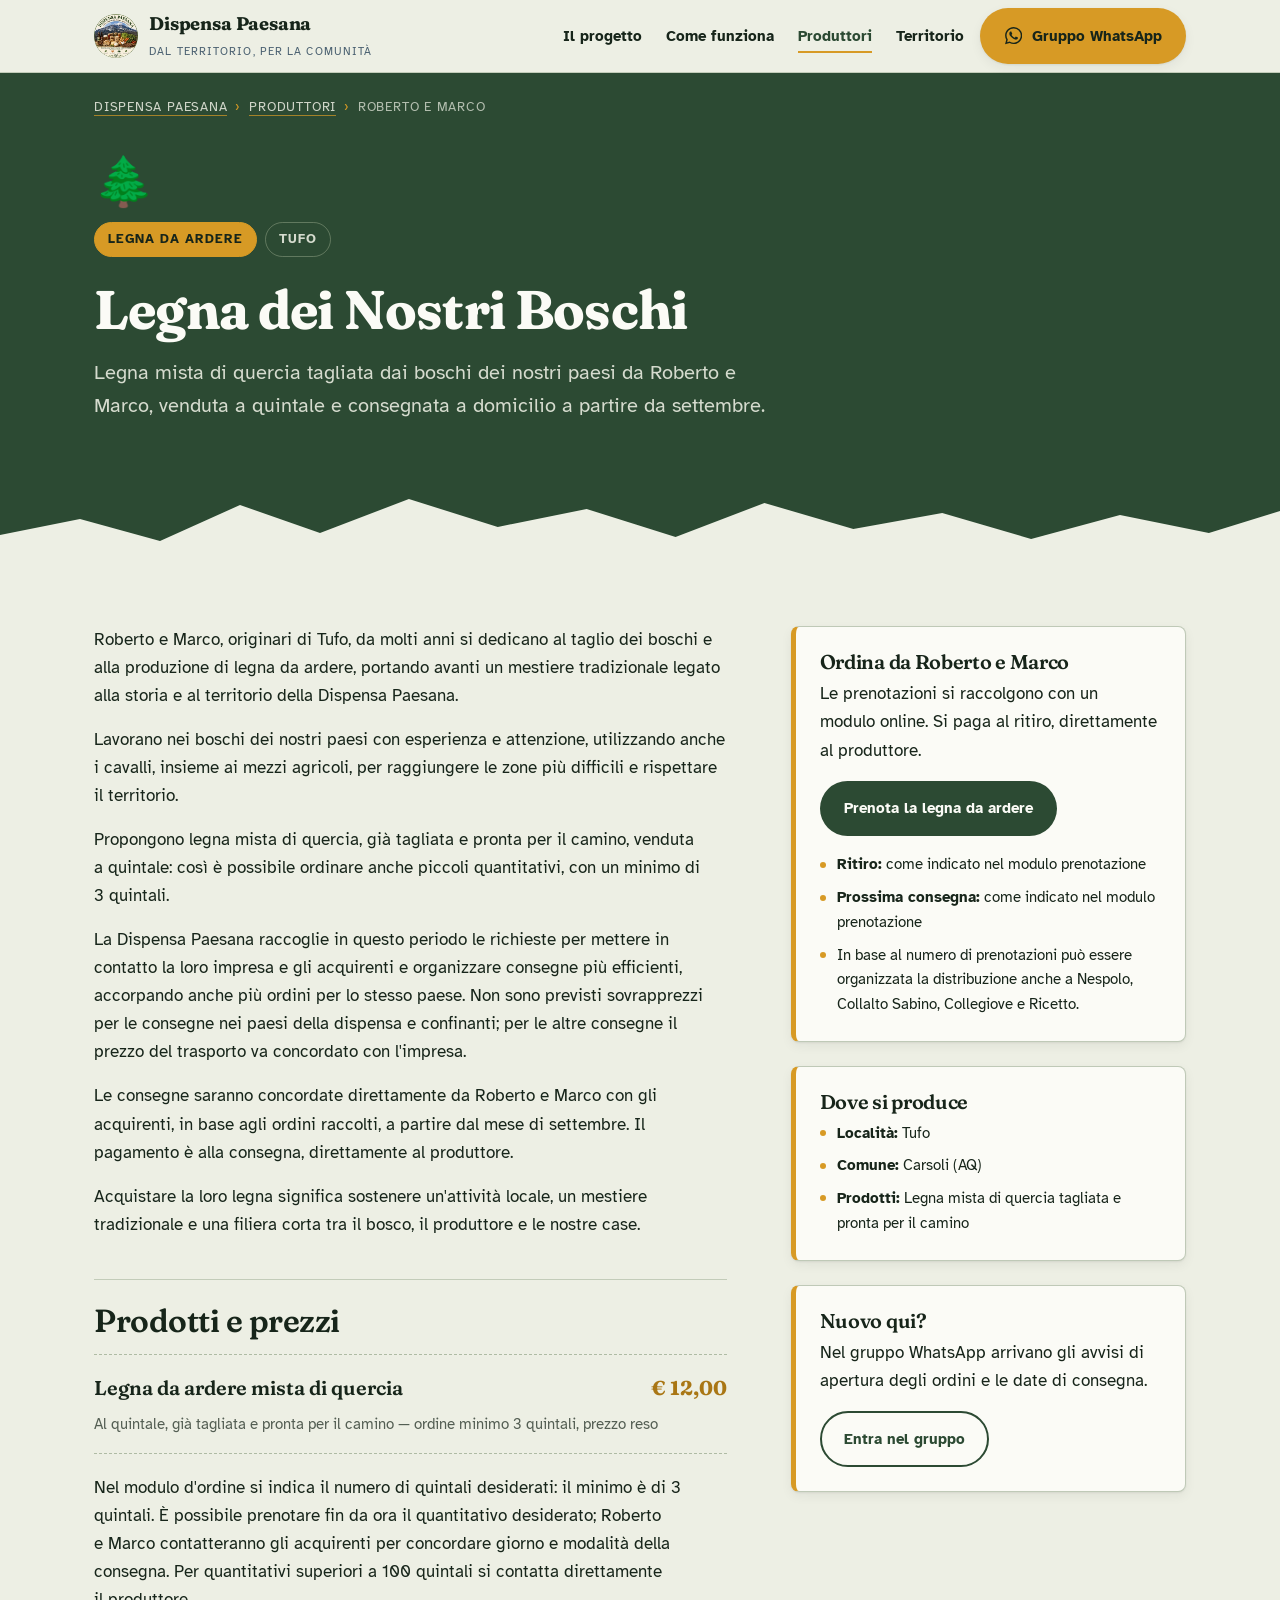
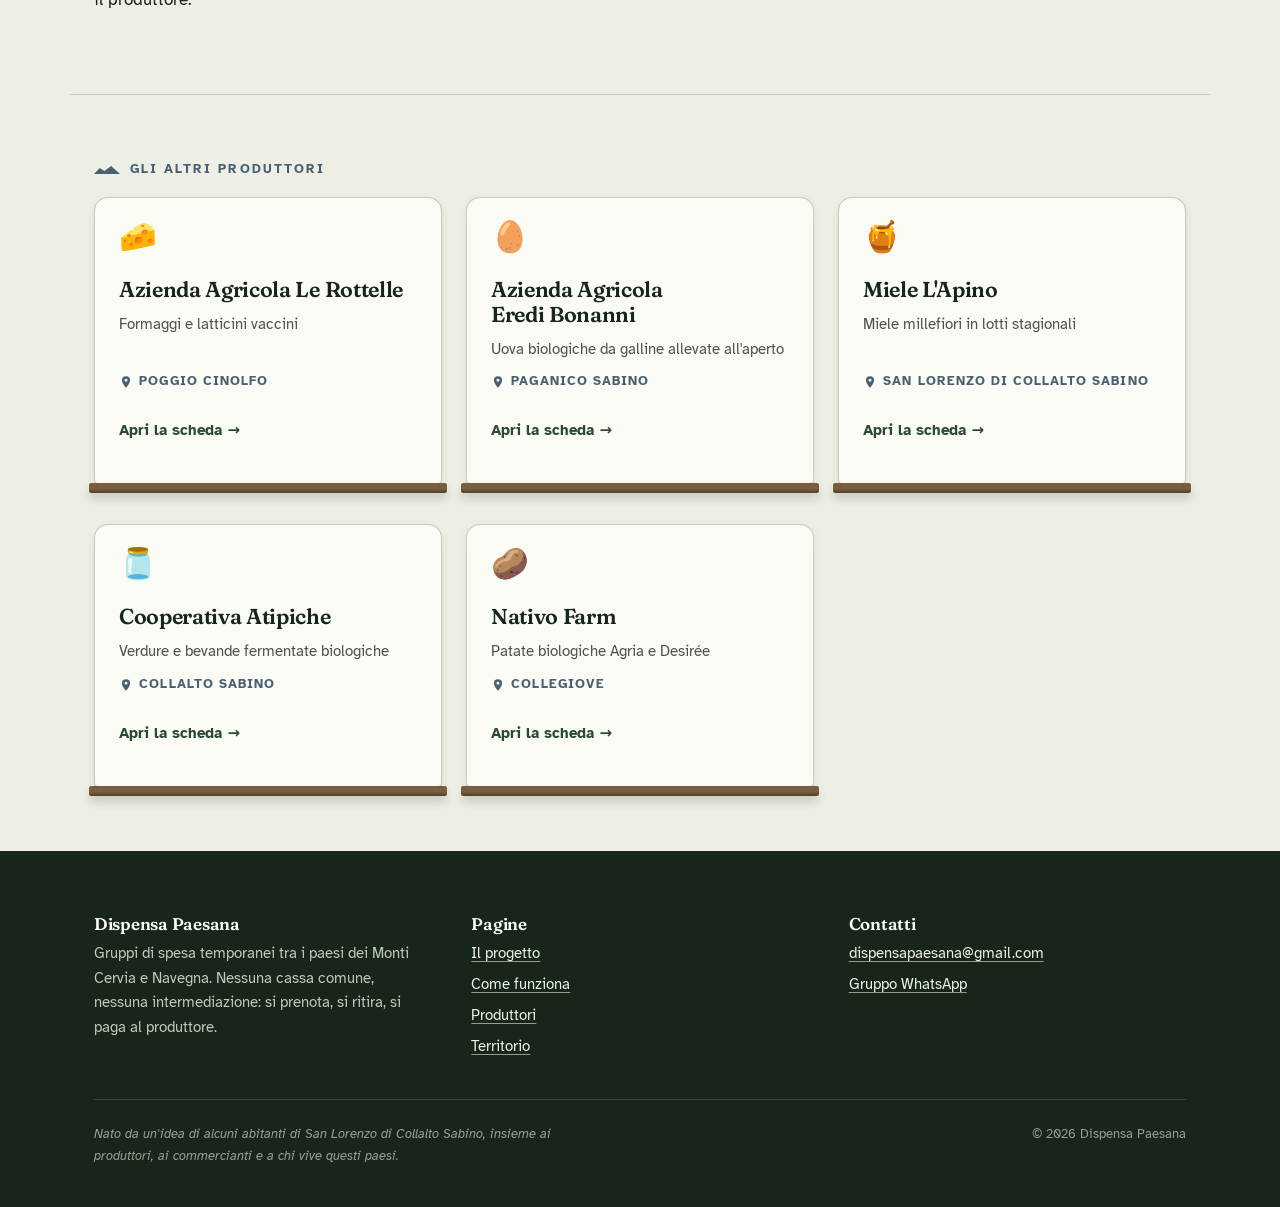
<file: produttori/legna-dei-nostri-boschi.html>
<!DOCTYPE html>
<html lang="it">
<head>
<meta charset="utf-8">
<meta name="viewport" content="width=device-width, initial-scale=1">
<title>Legna dei Nostri Boschi — Tufo | Dispensa Paesana</title>
<meta name="description" content="Legna mista di quercia tagliata dai boschi dei nostri paesi da Roberto e Marco, venduta a quintale e consegnata a domicilio a partire da settembre.">
<link rel="canonical" href="https://www.dispensapaesana.it/produttori/legna-dei-nostri-boschi.html">
<meta name="robots" content="index, follow">

<meta property="og:type" content="article">
<meta property="og:site_name" content="Dispensa Paesana">
<meta property="og:locale" content="it_IT">
<meta property="og:title" content="Legna dei Nostri Boschi — Legna da ardere a Tufo">
<meta property="og:description" content="Legna mista di quercia tagliata dai boschi dei nostri paesi da Roberto e Marco, venduta a quintale e consegnata a domicilio a partire da settembre.">
<meta property="og:url" content="https://www.dispensapaesana.it/produttori/legna-dei-nostri-boschi.html">
<meta property="og:image" content="https://www.dispensapaesana.it/assets/img/logo-dispensa-paesana.jpg">
<meta name="twitter:card" content="summary">

<link rel="icon" href="../assets/img/logo-dispensa-paesana.jpg">
<link rel="apple-touch-icon" href="../assets/img/logo-dispensa-paesana.jpg">

<link rel="preconnect" href="https://fonts.googleapis.com">
<link rel="preconnect" href="https://fonts.gstatic.com" crossorigin>
<link href="https://fonts.googleapis.com/css2?family=Atkinson+Hyperlegible:ital,wght@0,400;0,700;1,400&display=swap" rel="stylesheet">
<link href="https://fonts.googleapis.com/css2?family=Fraunces:opsz,wght,SOFT,WONK@9..144,400..800,0..100,0..1&display=swap" rel="stylesheet">

<link rel="stylesheet" href="../assets/css/base.css">
<link rel="stylesheet" href="../assets/css/layout.css">
<link rel="stylesheet" href="../assets/css/componenti.css">
<link rel="stylesheet" href="../assets/css/produttore.css">

<script type="application/ld+json">{
  "@context": "https://schema.org",
  "@type": "LocalBusiness",
  "name": "Legna dei Nostri Boschi",
  "description": "Legna mista di quercia tagliata dai boschi dei nostri paesi da Roberto e Marco, venduta a quintale e consegnata a domicilio a partire da settembre.",
  "url": "https://www.dispensapaesana.it/produttori/legna-dei-nostri-boschi.html",
  "address": {
    "@type": "PostalAddress",
    "addressLocality": "Tufo",
    "addressRegion": "Carsoli (AQ)",
    "addressCountry": "IT"
  },
  "memberOf": {
    "@type": "Organization",
    "name": "Dispensa Paesana",
    "url": "https://www.dispensapaesana.it/"
  },
  "makesOffer": [
    {
      "@type": "Offer",
      "itemOffered": {
        "@type": "Product",
        "name": "Legna da ardere mista di quercia",
        "description": "Al quintale, già tagliata e pronta per il camino — ordine minimo 3 quintali, prezzo reso"
      },
      "price": "12.00",
      "priceCurrency": "EUR"
    }
  ]
}</script>
</head>
<body>
<a class="salta-al-contenuto" href="#contenuto">Salta al contenuto</a>

<header class="intestazione">
  <div class="contenitore intestazione__interno">
    <a class="marchio" href="../index.html">
      <img src="../assets/img/logo-dispensa-paesana.jpg" width="44" height="44" alt="">
      <span>
        <span class="marchio__nome">Dispensa Paesana</span>
        <span class="marchio__nota">Dal territorio, per la comunità</span>
      </span>
    </a>

    <button class="apri-menu" type="button" data-apri-menu aria-expanded="false" aria-controls="menu-principale">
      <span class="solo-lettori-schermo">Apri il menu</span>
      <svg viewBox="0 0 24 24" aria-hidden="true" fill="none" stroke="currentColor" stroke-width="2" stroke-linecap="round"><path d="M4 7h16M4 12h16M4 17h16"/></svg>
    </button>

    <nav class="navigazione" id="menu-principale" data-menu aria-label="Navigazione principale">
      <ul>
        <li><a href="../index.html#progetto">Il progetto</a></li>
        <li><a href="../index.html#come-funziona">Come funziona</a></li>
        <li><a href="../index.html#produttori" aria-current="page">Produttori</a></li>
        <li><a href="../index.html#territorio">Territorio</a></li>
      </ul>
    </nav>

    <a class="bottone bottone--whatsapp" href="https://chat.whatsapp.com/GsconrVjEJtGJzYn5DuaPq?s=cl&amp;p=a&amp;ilr=0" target="_blank" rel="noopener">
      <svg viewBox="0 0 24 24" aria-hidden="true"><path d="M17.472 14.382c-.297-.149-1.758-.867-2.03-.967-.273-.099-.471-.148-.67.15-.197.297-.767.966-.94 1.164-.173.199-.347.223-.644.075-.297-.15-1.255-.463-2.39-1.475-.883-.788-1.48-1.761-1.653-2.059-.173-.297-.018-.458.13-.606.134-.133.298-.347.446-.52.149-.174.198-.298.298-.497.099-.198.05-.371-.025-.52-.075-.149-.669-1.612-.916-2.207-.242-.579-.487-.5-.669-.51-.173-.008-.371-.01-.57-.01-.198 0-.52.074-.792.372-.272.297-1.04 1.016-1.04 2.479 0 1.462 1.065 2.875 1.213 3.074.149.198 2.096 3.2 5.077 4.487.709.306 1.262.489 1.694.625.712.227 1.36.195 1.871.118.571-.085 1.758-.719 2.006-1.413.248-.694.248-1.289.173-1.413-.074-.124-.272-.198-.57-.347M12.05 21.785h-.004a9.87 9.87 0 0 1-5.031-1.378l-.361-.214-3.741.982.998-3.648-.235-.374a9.86 9.86 0 0 1-1.51-5.26c.001-5.45 4.436-9.884 9.888-9.884 2.64 0 5.122 1.03 6.988 2.898a9.825 9.825 0 0 1 2.893 6.994c-.003 5.45-4.437 9.884-9.885 9.884m8.413-18.297A11.815 11.815 0 0 0 12.05 0C5.495 0 .16 5.335.157 11.892c0 2.096.547 4.142 1.588 5.945L.057 24l6.305-1.654a11.882 11.882 0 0 0 5.683 1.448h.005c6.554 0 11.89-5.335 11.893-11.893a11.821 11.821 0 0 0-3.48-8.413"/></svg>
      Gruppo WhatsApp
    </a>
  </div>
</header>

<main id="contenuto">
  <div class="testata-produttore">
    <div class="contenitore">
      <nav class="briciole" aria-label="Percorso">
        <a href="../index.html">Dispensa Paesana</a><span>›</span><a href="../index.html#produttori">Produttori</a><span>›</span>Roberto e Marco
      </nav>
    </div>
    <div class="contenitore testata-produttore__interno">
      <p class="testata-produttore__simbolo" aria-hidden="true">🌲</p>
      <ul class="etichette">
        <li>Legna da ardere</li>
        <li>Tufo</li>
      </ul>
      <h1>Legna dei Nostri Boschi</h1>
      <p class="testata-produttore__sommario">Legna mista di quercia tagliata dai boschi dei nostri paesi da Roberto e Marco, venduta a quintale e consegnata a domicilio a partire da settembre.</p>
    </div>
    <svg class="cresta" viewBox="0 0 1440 90" preserveAspectRatio="none" aria-hidden="true">
      <polygon points="0,90 0,62 90,46 180,68 270,32 360,60 460,26 560,54 660,36 760,64 860,30 960,56 1060,40 1160,66 1260,42 1360,60 1440,38 1440,90"/>
    </svg>
  </div>

  <div class="contenitore scheda">
    <div class="scheda__racconto">
      <h2 class="solo-lettori-schermo">Chi è Roberto e Marco</h2>
            <p>Roberto e Marco, originari di Tufo, da molti anni si dedicano al taglio dei boschi e alla produzione di legna da ardere, portando avanti un mestiere tradizionale legato alla storia e al territorio della Dispensa Paesana.</p>
      <p>Lavorano nei boschi dei nostri paesi con esperienza e attenzione, utilizzando anche i cavalli, insieme ai mezzi agricoli, per raggiungere le zone più difficili e rispettare il territorio.</p>
      <p>Propongono legna mista di quercia, già tagliata e pronta per il camino, venduta a quintale: così è possibile ordinare anche piccoli quantitativi, con un minimo di 3 quintali.</p>
      <p>La Dispensa Paesana raccoglie in questo periodo le richieste per mettere in contatto la loro impresa e gli acquirenti e organizzare consegne più efficienti, accorpando anche più ordini per lo stesso paese. Non sono previsti sovrapprezzi per le consegne nei paesi della dispensa e confinanti; per le altre consegne il prezzo del trasporto va concordato con l'impresa.</p>
      <p>Le consegne saranno concordate direttamente da Roberto e Marco con gli acquirenti, in base agli ordini raccolti, a partire dal mese di settembre. Il pagamento è alla consegna, direttamente al produttore.</p>
      <p>Acquistare la loro legna significa sostenere un'attività locale, un mestiere tradizionale e una filiera corta tra il bosco, il produttore e le nostre case.</p>
      
      <section class="listino-blocco">
        <h2>Prodotti e prezzi</h2>
        <ul class="listino">
          <li>
            <span class="listino__nome">Legna da ardere mista di quercia</span>
            <span class="listino__prezzo">€ 12,00</span>
            <span class="listino__formato">Al quintale, già tagliata e pronta per il camino — ordine minimo 3 quintali, prezzo reso</span>
          </li>
        </ul>
        <p style="margin-top:1.25rem">Nel modulo d'ordine si indica il numero di quintali desiderati: il minimo è di 3 quintali. È possibile prenotare fin da ora il quantitativo desiderato; Roberto e Marco contatteranno gli acquirenti per concordare giorno e modalità della consegna. Per quantitativi superiori a 100 quintali si contatta direttamente il produttore.</p>
      </section>
    </div>

    <aside class="scheda__laterale">
      <div class="riquadro">
        <h3>Ordina da Roberto e Marco</h3>
        <p>Le prenotazioni si raccolgono con un modulo online. Si paga al ritiro, direttamente al produttore.</p>
        <p><a class="bottone bottone--bosco" href="https://docs.google.com/forms/d/e/1FAIpQLSfq1US8X3ZagkaxJwFSpw_PPA57jbTv4sITVu-qKoIhuwGyQg/viewform" target="_blank" rel="noopener">Prenota la legna da ardere</a></p>
        <ul class="elenco-semplice">
          <li><strong>Ritiro:</strong> come indicato nel modulo prenotazione</li>
          <li><strong>Prossima consegna:</strong> come indicato nel modulo prenotazione</li>
          <li>In base al numero di prenotazioni può essere organizzata la distribuzione anche a Nespolo, Collalto Sabino, Collegiove e Ricetto.</li>
        </ul>
      </div>

      <div class="riquadro">
        <h3>Dove si produce</h3>
        <ul class="elenco-semplice">
          <li><strong>Località:</strong> Tufo</li>
          <li><strong>Comune:</strong> Carsoli (AQ)</li>
          <li><strong>Prodotti:</strong> Legna mista di quercia tagliata e pronta per il camino</li>
        </ul>
        
      </div>

      <div class="riquadro">
        <h3>Nuovo qui?</h3>
        <p>Nel gruppo WhatsApp arrivano gli avvisi di apertura degli ordini e le date di consegna.</p>
        <p><a class="bottone bottone--contorno" href="https://chat.whatsapp.com/GsconrVjEJtGJzYn5DuaPq?s=cl&amp;p=a&amp;ilr=0" target="_blank" rel="noopener">Entra nel gruppo</a></p>
      </div>
    </aside>
  </div>

  <div class="contenitore altri-produttori">
    <p class="occhiello">Gli altri produttori</p>
    <ul class="dispensa">
              <li class="barattolo">
          <p class="barattolo__simbolo" aria-hidden="true">🧀</p>
          <h3 class="barattolo__nome"><a href="le-rottelle.html">Azienda Agricola Le Rottelle</a></h3>
          <p class="barattolo__categoria">Formaggi e latticini vaccini</p>
          <p class="barattolo__paese"><svg viewBox="0 0 24 24" aria-hidden="true"><path d="M12 2a7 7 0 0 0-7 7c0 5.25 7 13 7 13s7-7.75 7-13a7 7 0 0 0-7-7m0 9.5A2.5 2.5 0 1 1 12 6.5a2.5 2.5 0 0 1 0 5"/></svg>Poggio Cinolfo</p>
          <p class="barattolo__vai">Apri la scheda <span aria-hidden="true">→</span></p>
        </li>
        <li class="barattolo">
          <p class="barattolo__simbolo" aria-hidden="true">🥚</p>
          <h3 class="barattolo__nome"><a href="eredi-bonanni.html">Azienda Agricola Eredi Bonanni</a></h3>
          <p class="barattolo__categoria">Uova biologiche da galline allevate all'aperto</p>
          <p class="barattolo__paese"><svg viewBox="0 0 24 24" aria-hidden="true"><path d="M12 2a7 7 0 0 0-7 7c0 5.25 7 13 7 13s7-7.75 7-13a7 7 0 0 0-7-7m0 9.5A2.5 2.5 0 1 1 12 6.5a2.5 2.5 0 0 1 0 5"/></svg>Paganico Sabino</p>
          <p class="barattolo__vai">Apri la scheda <span aria-hidden="true">→</span></p>
        </li>
        <li class="barattolo">
          <p class="barattolo__simbolo" aria-hidden="true">🍯</p>
          <h3 class="barattolo__nome"><a href="miele-lapino.html">Miele L'Apino</a></h3>
          <p class="barattolo__categoria">Miele millefiori in lotti stagionali</p>
          <p class="barattolo__paese"><svg viewBox="0 0 24 24" aria-hidden="true"><path d="M12 2a7 7 0 0 0-7 7c0 5.25 7 13 7 13s7-7.75 7-13a7 7 0 0 0-7-7m0 9.5A2.5 2.5 0 1 1 12 6.5a2.5 2.5 0 0 1 0 5"/></svg>San Lorenzo di Collalto Sabino</p>
          <p class="barattolo__vai">Apri la scheda <span aria-hidden="true">→</span></p>
        </li>
        <li class="barattolo">
          <p class="barattolo__simbolo" aria-hidden="true">🫙</p>
          <h3 class="barattolo__nome"><a href="atipiche.html">Cooperativa Atipiche</a></h3>
          <p class="barattolo__categoria">Verdure e bevande fermentate biologiche</p>
          <p class="barattolo__paese"><svg viewBox="0 0 24 24" aria-hidden="true"><path d="M12 2a7 7 0 0 0-7 7c0 5.25 7 13 7 13s7-7.75 7-13a7 7 0 0 0-7-7m0 9.5A2.5 2.5 0 1 1 12 6.5a2.5 2.5 0 0 1 0 5"/></svg>Collalto Sabino</p>
          <p class="barattolo__vai">Apri la scheda <span aria-hidden="true">→</span></p>
        </li>
        <li class="barattolo">
          <p class="barattolo__simbolo" aria-hidden="true">🥔</p>
          <h3 class="barattolo__nome"><a href="nativo-farm.html">Nativo Farm</a></h3>
          <p class="barattolo__categoria">Patate biologiche Agria e Desirée</p>
          <p class="barattolo__paese"><svg viewBox="0 0 24 24" aria-hidden="true"><path d="M12 2a7 7 0 0 0-7 7c0 5.25 7 13 7 13s7-7.75 7-13a7 7 0 0 0-7-7m0 9.5A2.5 2.5 0 1 1 12 6.5a2.5 2.5 0 0 1 0 5"/></svg>Collegiove</p>
          <p class="barattolo__vai">Apri la scheda <span aria-hidden="true">→</span></p>
        </li>
    </ul>
  </div>
</main>

<footer class="pie">
  <div class="contenitore">
    <div class="pie__griglia">
      <div>
        <h3>Dispensa Paesana</h3>
        <p>Gruppi di spesa temporanei tra i paesi dei Monti Cervia e Navegna. Nessuna cassa comune, nessuna intermediazione: si prenota, si ritira, si paga al produttore.</p>
      </div>
      <div>
        <h3>Pagine</h3>
        <ul>
          <li><a href="../index.html#progetto">Il progetto</a></li>
          <li><a href="../index.html#come-funziona">Come funziona</a></li>
          <li><a href="../index.html#produttori">Produttori</a></li>
          <li><a href="../index.html#territorio">Territorio</a></li>
        </ul>
      </div>
      <div>
        <h3>Contatti</h3>
        <ul>
          <li><a href="mailto:dispensapaesana@gmail.com">dispensapaesana@gmail.com</a></li>
          <li><a href="https://chat.whatsapp.com/GsconrVjEJtGJzYn5DuaPq?s=cl&amp;p=a&amp;ilr=0" target="_blank" rel="noopener">Gruppo WhatsApp</a></li>
        </ul>
      </div>
    </div>
    <div class="pie__coda">
      <p class="pie__firma">Nato da un'idea di alcuni abitanti di San Lorenzo di Collalto Sabino, insieme ai produttori, ai commercianti e a chi vive questi paesi.</p>
      <p>© <span data-anno>2026</span> Dispensa Paesana</p>
    </div>
  </div>
</footer>

<script src="../assets/js/navigazione.js" defer></script>
<script src="../assets/js/utilita.js" defer></script>
</body>
</html>
</file>
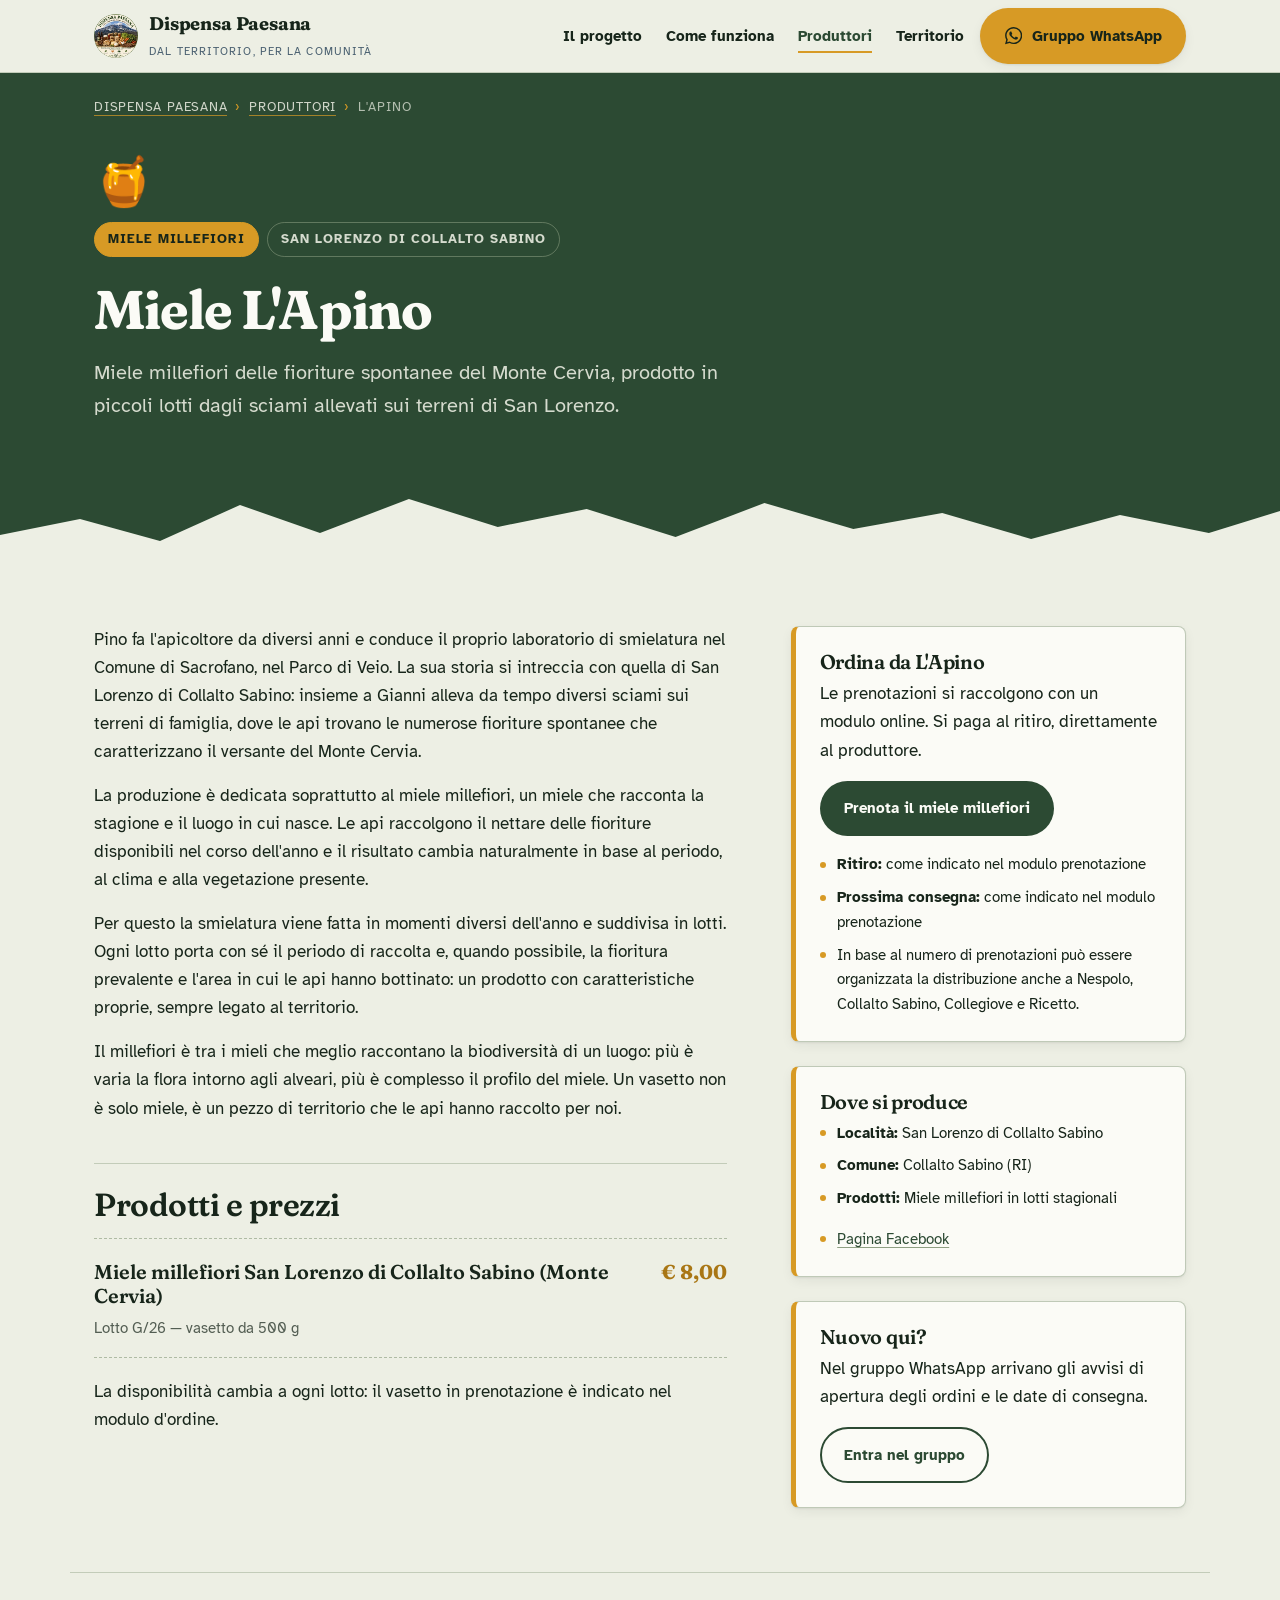
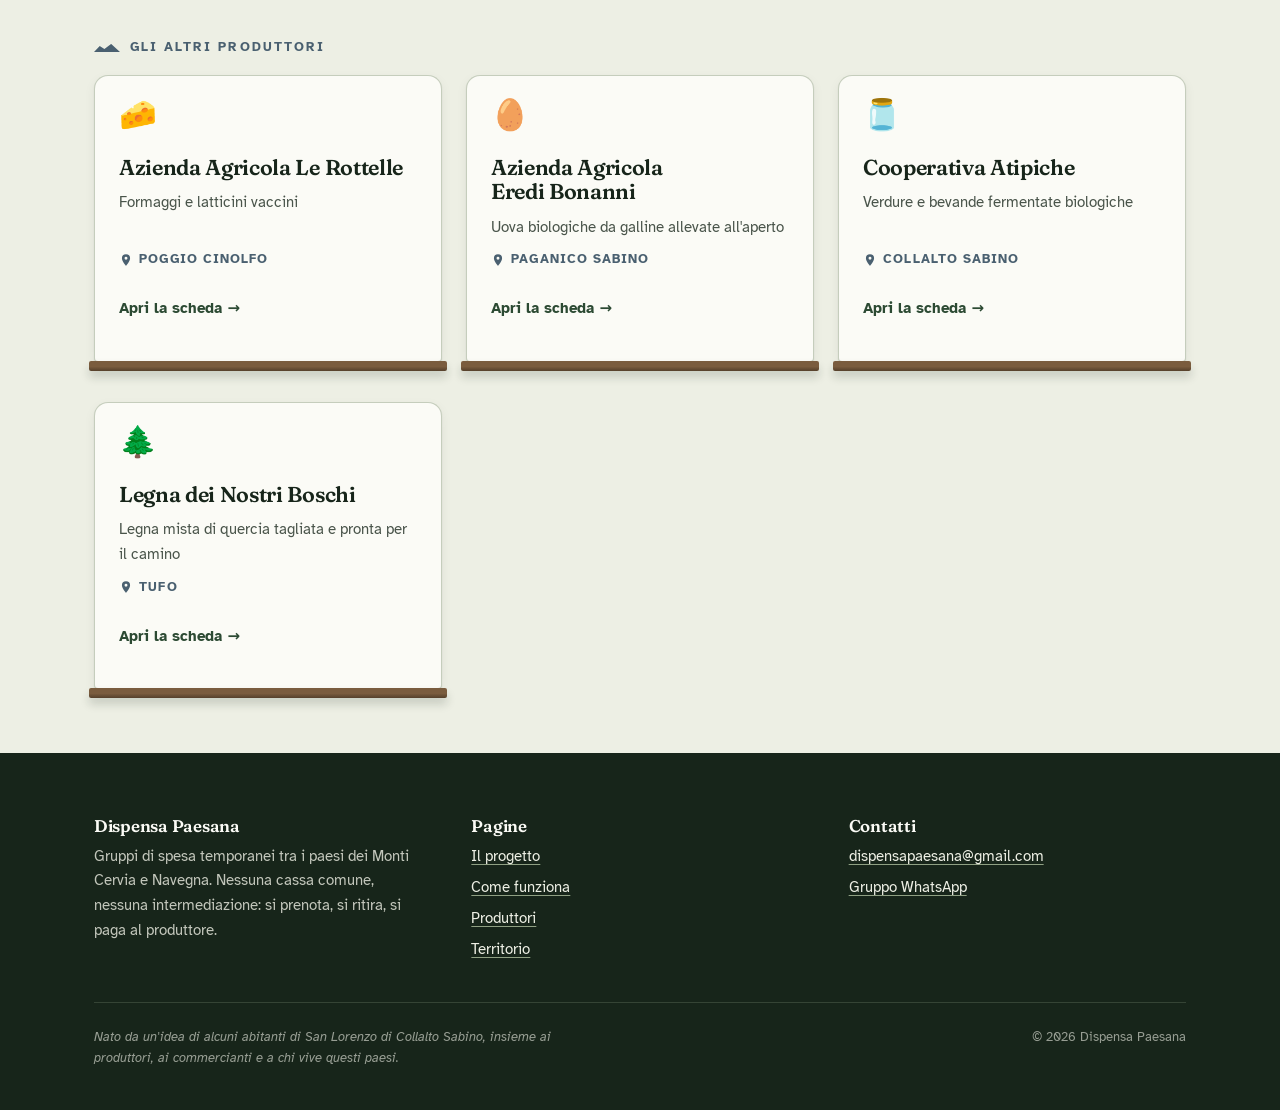
<file: produttori/miele-lapino.html>
<!DOCTYPE html>
<html lang="it">
<head>
<meta charset="utf-8">
<meta name="viewport" content="width=device-width, initial-scale=1">
<title>Miele L'Apino — San Lorenzo di Collalto Sabino | Dispensa Paesana</title>
<meta name="description" content="Miele millefiori delle fioriture spontanee del Monte Cervia, prodotto in piccoli lotti dagli sciami allevati sui terreni di San Lorenzo.">
<link rel="canonical" href="https://www.dispensapaesana.it/produttori/miele-lapino.html">
<meta name="robots" content="index, follow">

<meta property="og:type" content="article">
<meta property="og:site_name" content="Dispensa Paesana">
<meta property="og:locale" content="it_IT">
<meta property="og:title" content="Miele L'Apino — Miele millefiori a San Lorenzo di Collalto Sabino">
<meta property="og:description" content="Miele millefiori delle fioriture spontanee del Monte Cervia, prodotto in piccoli lotti dagli sciami allevati sui terreni di San Lorenzo.">
<meta property="og:url" content="https://www.dispensapaesana.it/produttori/miele-lapino.html">
<meta property="og:image" content="https://www.dispensapaesana.it/assets/img/logo-dispensa-paesana.jpg">
<meta name="twitter:card" content="summary">

<link rel="icon" href="../assets/img/logo-dispensa-paesana.jpg">
<link rel="apple-touch-icon" href="../assets/img/logo-dispensa-paesana.jpg">

<link rel="preconnect" href="https://fonts.googleapis.com">
<link rel="preconnect" href="https://fonts.gstatic.com" crossorigin>
<link href="https://fonts.googleapis.com/css2?family=Atkinson+Hyperlegible:ital,wght@0,400;0,700;1,400&display=swap" rel="stylesheet">
<link href="https://fonts.googleapis.com/css2?family=Fraunces:opsz,wght,SOFT,WONK@9..144,400..800,0..100,0..1&display=swap" rel="stylesheet">

<link rel="stylesheet" href="../assets/css/base.css">
<link rel="stylesheet" href="../assets/css/layout.css">
<link rel="stylesheet" href="../assets/css/componenti.css">
<link rel="stylesheet" href="../assets/css/produttore.css">

<script type="application/ld+json">{
  "@context": "https://schema.org",
  "@type": "LocalBusiness",
  "name": "Miele L'Apino",
  "description": "Miele millefiori delle fioriture spontanee del Monte Cervia, prodotto in piccoli lotti dagli sciami allevati sui terreni di San Lorenzo.",
  "url": "https://www.dispensapaesana.it/produttori/miele-lapino.html",
  "address": {
    "@type": "PostalAddress",
    "addressLocality": "San Lorenzo di Collalto Sabino",
    "addressRegion": "Collalto Sabino (RI)",
    "addressCountry": "IT"
  },
  "memberOf": {
    "@type": "Organization",
    "name": "Dispensa Paesana",
    "url": "https://www.dispensapaesana.it/"
  },
  "makesOffer": [
    {
      "@type": "Offer",
      "itemOffered": {
        "@type": "Product",
        "name": "Miele millefiori San Lorenzo di Collalto Sabino (Monte Cervia)",
        "description": "Lotto G/26 — vasetto da 500 g"
      },
      "price": "8.00",
      "priceCurrency": "EUR"
    }
  ]
}</script>
</head>
<body>
<a class="salta-al-contenuto" href="#contenuto">Salta al contenuto</a>

<header class="intestazione">
  <div class="contenitore intestazione__interno">
    <a class="marchio" href="../index.html">
      <img src="../assets/img/logo-dispensa-paesana.jpg" width="44" height="44" alt="">
      <span>
        <span class="marchio__nome">Dispensa Paesana</span>
        <span class="marchio__nota">Dal territorio, per la comunità</span>
      </span>
    </a>

    <button class="apri-menu" type="button" data-apri-menu aria-expanded="false" aria-controls="menu-principale">
      <span class="solo-lettori-schermo">Apri il menu</span>
      <svg viewBox="0 0 24 24" aria-hidden="true" fill="none" stroke="currentColor" stroke-width="2" stroke-linecap="round"><path d="M4 7h16M4 12h16M4 17h16"/></svg>
    </button>

    <nav class="navigazione" id="menu-principale" data-menu aria-label="Navigazione principale">
      <ul>
        <li><a href="../index.html#progetto">Il progetto</a></li>
        <li><a href="../index.html#come-funziona">Come funziona</a></li>
        <li><a href="../index.html#produttori" aria-current="page">Produttori</a></li>
        <li><a href="../index.html#territorio">Territorio</a></li>
      </ul>
    </nav>

    <a class="bottone bottone--whatsapp" href="https://chat.whatsapp.com/GsconrVjEJtGJzYn5DuaPq?s=cl&amp;p=a&amp;ilr=0" target="_blank" rel="noopener">
      <svg viewBox="0 0 24 24" aria-hidden="true"><path d="M17.472 14.382c-.297-.149-1.758-.867-2.03-.967-.273-.099-.471-.148-.67.15-.197.297-.767.966-.94 1.164-.173.199-.347.223-.644.075-.297-.15-1.255-.463-2.39-1.475-.883-.788-1.48-1.761-1.653-2.059-.173-.297-.018-.458.13-.606.134-.133.298-.347.446-.52.149-.174.198-.298.298-.497.099-.198.05-.371-.025-.52-.075-.149-.669-1.612-.916-2.207-.242-.579-.487-.5-.669-.51-.173-.008-.371-.01-.57-.01-.198 0-.52.074-.792.372-.272.297-1.04 1.016-1.04 2.479 0 1.462 1.065 2.875 1.213 3.074.149.198 2.096 3.2 5.077 4.487.709.306 1.262.489 1.694.625.712.227 1.36.195 1.871.118.571-.085 1.758-.719 2.006-1.413.248-.694.248-1.289.173-1.413-.074-.124-.272-.198-.57-.347M12.05 21.785h-.004a9.87 9.87 0 0 1-5.031-1.378l-.361-.214-3.741.982.998-3.648-.235-.374a9.86 9.86 0 0 1-1.51-5.26c.001-5.45 4.436-9.884 9.888-9.884 2.64 0 5.122 1.03 6.988 2.898a9.825 9.825 0 0 1 2.893 6.994c-.003 5.45-4.437 9.884-9.885 9.884m8.413-18.297A11.815 11.815 0 0 0 12.05 0C5.495 0 .16 5.335.157 11.892c0 2.096.547 4.142 1.588 5.945L.057 24l6.305-1.654a11.882 11.882 0 0 0 5.683 1.448h.005c6.554 0 11.89-5.335 11.893-11.893a11.821 11.821 0 0 0-3.48-8.413"/></svg>
      Gruppo WhatsApp
    </a>
  </div>
</header>

<main id="contenuto">
  <div class="testata-produttore">
    <div class="contenitore">
      <nav class="briciole" aria-label="Percorso">
        <a href="../index.html">Dispensa Paesana</a><span>›</span><a href="../index.html#produttori">Produttori</a><span>›</span>L'Apino
      </nav>
    </div>
    <div class="contenitore testata-produttore__interno">
      <p class="testata-produttore__simbolo" aria-hidden="true">🍯</p>
      <ul class="etichette">
        <li>Miele millefiori</li>
        <li>San Lorenzo di Collalto Sabino</li>
      </ul>
      <h1>Miele L'Apino</h1>
      <p class="testata-produttore__sommario">Miele millefiori delle fioriture spontanee del Monte Cervia, prodotto in piccoli lotti dagli sciami allevati sui terreni di San Lorenzo.</p>
    </div>
    <svg class="cresta" viewBox="0 0 1440 90" preserveAspectRatio="none" aria-hidden="true">
      <polygon points="0,90 0,62 90,46 180,68 270,32 360,60 460,26 560,54 660,36 760,64 860,30 960,56 1060,40 1160,66 1260,42 1360,60 1440,38 1440,90"/>
    </svg>
  </div>

  <div class="contenitore scheda">
    <div class="scheda__racconto">
      <h2 class="solo-lettori-schermo">Chi è L'Apino</h2>
            <p>Pino fa l'apicoltore da diversi anni e conduce il proprio laboratorio di smielatura nel Comune di Sacrofano, nel Parco di Veio. La sua storia si intreccia con quella di San Lorenzo di Collalto Sabino: insieme a Gianni alleva da tempo diversi sciami sui terreni di famiglia, dove le api trovano le numerose fioriture spontanee che caratterizzano il versante del Monte Cervia.</p>
      <p>La produzione è dedicata soprattutto al miele millefiori, un miele che racconta la stagione e il luogo in cui nasce. Le api raccolgono il nettare delle fioriture disponibili nel corso dell'anno e il risultato cambia naturalmente in base al periodo, al clima e alla vegetazione presente.</p>
      <p>Per questo la smielatura viene fatta in momenti diversi dell'anno e suddivisa in lotti. Ogni lotto porta con sé il periodo di raccolta e, quando possibile, la fioritura prevalente e l'area in cui le api hanno bottinato: un prodotto con caratteristiche proprie, sempre legato al territorio.</p>
      <p>Il millefiori è tra i mieli che meglio raccontano la biodiversità di un luogo: più è varia la flora intorno agli alveari, più è complesso il profilo del miele. Un vasetto non è solo miele, è un pezzo di territorio che le api hanno raccolto per noi.</p>
      
      <section class="listino-blocco">
        <h2>Prodotti e prezzi</h2>
        <ul class="listino">
          <li>
            <span class="listino__nome">Miele millefiori San Lorenzo di Collalto Sabino (Monte Cervia)</span>
            <span class="listino__prezzo">€ 8,00</span>
            <span class="listino__formato">Lotto G/26 — vasetto da 500 g</span>
          </li>
        </ul>
        <p style="margin-top:1.25rem">La disponibilità cambia a ogni lotto: il vasetto in prenotazione è indicato nel modulo d'ordine.</p>
      </section>
    </div>

    <aside class="scheda__laterale">
      <div class="riquadro">
        <h3>Ordina da L'Apino</h3>
        <p>Le prenotazioni si raccolgono con un modulo online. Si paga al ritiro, direttamente al produttore.</p>
        <p><a class="bottone bottone--bosco" href="https://docs.google.com/forms/d/e/1FAIpQLSfG5qoGl4sc34678YCbE_EitLyZ2XcatfPz1erB62FeHN-IPA/viewform" target="_blank" rel="noopener">Prenota il miele millefiori</a></p>
        <ul class="elenco-semplice">
          <li><strong>Ritiro:</strong> come indicato nel modulo prenotazione</li>
          <li><strong>Prossima consegna:</strong> come indicato nel modulo prenotazione</li>
          <li>In base al numero di prenotazioni può essere organizzata la distribuzione anche a Nespolo, Collalto Sabino, Collegiove e Ricetto.</li>
        </ul>
      </div>

      <div class="riquadro">
        <h3>Dove si produce</h3>
        <ul class="elenco-semplice">
          <li><strong>Località:</strong> San Lorenzo di Collalto Sabino</li>
          <li><strong>Comune:</strong> Collalto Sabino (RI)</li>
          <li><strong>Prodotti:</strong> Miele millefiori in lotti stagionali</li>
        </ul>
        
        <ul class="elenco-semplice" style="margin-top:1rem">
          <li><a href="https://www.facebook.com/lapinomiele" target="_blank" rel="noopener">Pagina Facebook</a></li>
        </ul>
      </div>

      <div class="riquadro">
        <h3>Nuovo qui?</h3>
        <p>Nel gruppo WhatsApp arrivano gli avvisi di apertura degli ordini e le date di consegna.</p>
        <p><a class="bottone bottone--contorno" href="https://chat.whatsapp.com/GsconrVjEJtGJzYn5DuaPq?s=cl&amp;p=a&amp;ilr=0" target="_blank" rel="noopener">Entra nel gruppo</a></p>
      </div>
    </aside>
  </div>

  <div class="contenitore altri-produttori">
    <p class="occhiello">Gli altri produttori</p>
    <ul class="dispensa">
              <li class="barattolo">
          <p class="barattolo__simbolo" aria-hidden="true">🧀</p>
          <h3 class="barattolo__nome"><a href="le-rottelle.html">Azienda Agricola Le Rottelle</a></h3>
          <p class="barattolo__categoria">Formaggi e latticini vaccini</p>
          <p class="barattolo__paese"><svg viewBox="0 0 24 24" aria-hidden="true"><path d="M12 2a7 7 0 0 0-7 7c0 5.25 7 13 7 13s7-7.75 7-13a7 7 0 0 0-7-7m0 9.5A2.5 2.5 0 1 1 12 6.5a2.5 2.5 0 0 1 0 5"/></svg>Poggio Cinolfo</p>
          <p class="barattolo__vai">Apri la scheda <span aria-hidden="true">→</span></p>
        </li>
        <li class="barattolo">
          <p class="barattolo__simbolo" aria-hidden="true">🥚</p>
          <h3 class="barattolo__nome"><a href="eredi-bonanni.html">Azienda Agricola Eredi Bonanni</a></h3>
          <p class="barattolo__categoria">Uova biologiche da galline allevate all'aperto</p>
          <p class="barattolo__paese"><svg viewBox="0 0 24 24" aria-hidden="true"><path d="M12 2a7 7 0 0 0-7 7c0 5.25 7 13 7 13s7-7.75 7-13a7 7 0 0 0-7-7m0 9.5A2.5 2.5 0 1 1 12 6.5a2.5 2.5 0 0 1 0 5"/></svg>Paganico Sabino</p>
          <p class="barattolo__vai">Apri la scheda <span aria-hidden="true">→</span></p>
        </li>
        <li class="barattolo">
          <p class="barattolo__simbolo" aria-hidden="true">🫙</p>
          <h3 class="barattolo__nome"><a href="atipiche.html">Cooperativa Atipiche</a></h3>
          <p class="barattolo__categoria">Verdure e bevande fermentate biologiche</p>
          <p class="barattolo__paese"><svg viewBox="0 0 24 24" aria-hidden="true"><path d="M12 2a7 7 0 0 0-7 7c0 5.25 7 13 7 13s7-7.75 7-13a7 7 0 0 0-7-7m0 9.5A2.5 2.5 0 1 1 12 6.5a2.5 2.5 0 0 1 0 5"/></svg>Collalto Sabino</p>
          <p class="barattolo__vai">Apri la scheda <span aria-hidden="true">→</span></p>
        </li>
        <li class="barattolo">
          <p class="barattolo__simbolo" aria-hidden="true">🌲</p>
          <h3 class="barattolo__nome"><a href="legna-dei-nostri-boschi.html">Legna dei Nostri Boschi</a></h3>
          <p class="barattolo__categoria">Legna mista di quercia tagliata e pronta per il camino</p>
          <p class="barattolo__paese"><svg viewBox="0 0 24 24" aria-hidden="true"><path d="M12 2a7 7 0 0 0-7 7c0 5.25 7 13 7 13s7-7.75 7-13a7 7 0 0 0-7-7m0 9.5A2.5 2.5 0 1 1 12 6.5a2.5 2.5 0 0 1 0 5"/></svg>Tufo</p>
          <p class="barattolo__vai">Apri la scheda <span aria-hidden="true">→</span></p>
        </li>
    </ul>
  </div>
</main>

<footer class="pie">
  <div class="contenitore">
    <div class="pie__griglia">
      <div>
        <h3>Dispensa Paesana</h3>
        <p>Gruppi di spesa temporanei tra i paesi dei Monti Cervia e Navegna. Nessuna cassa comune, nessuna intermediazione: si prenota, si ritira, si paga al produttore.</p>
      </div>
      <div>
        <h3>Pagine</h3>
        <ul>
          <li><a href="../index.html#progetto">Il progetto</a></li>
          <li><a href="../index.html#come-funziona">Come funziona</a></li>
          <li><a href="../index.html#produttori">Produttori</a></li>
          <li><a href="../index.html#territorio">Territorio</a></li>
        </ul>
      </div>
      <div>
        <h3>Contatti</h3>
        <ul>
          <li><a href="mailto:dispensapaesana@gmail.com">dispensapaesana@gmail.com</a></li>
          <li><a href="https://chat.whatsapp.com/GsconrVjEJtGJzYn5DuaPq?s=cl&amp;p=a&amp;ilr=0" target="_blank" rel="noopener">Gruppo WhatsApp</a></li>
        </ul>
      </div>
    </div>
    <div class="pie__coda">
      <p class="pie__firma">Nato da un'idea di alcuni abitanti di San Lorenzo di Collalto Sabino, insieme ai produttori, ai commercianti e a chi vive questi paesi.</p>
      <p>© <span data-anno>2026</span> Dispensa Paesana</p>
    </div>
  </div>
</footer>

<script src="../assets/js/navigazione.js" defer></script>
<script src="../assets/js/utilita.js" defer></script>
</body>
</html>
</file>
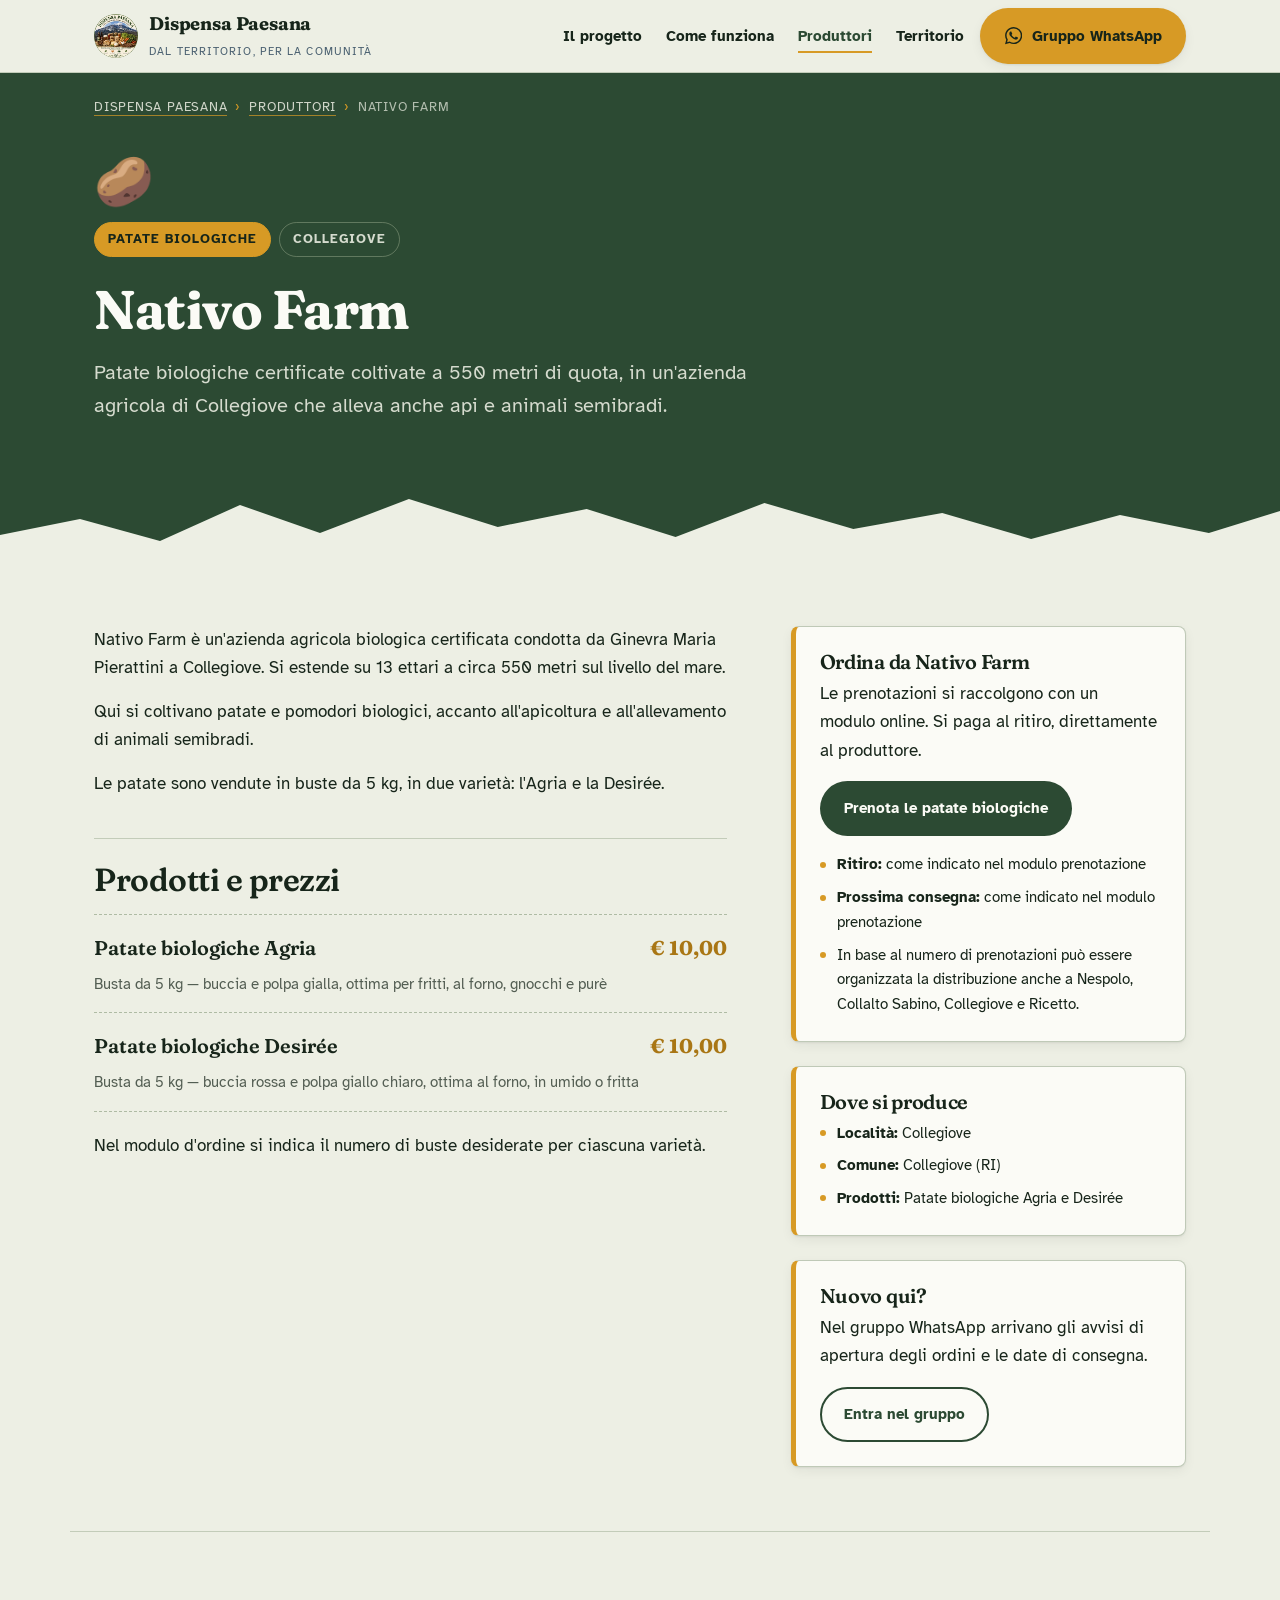
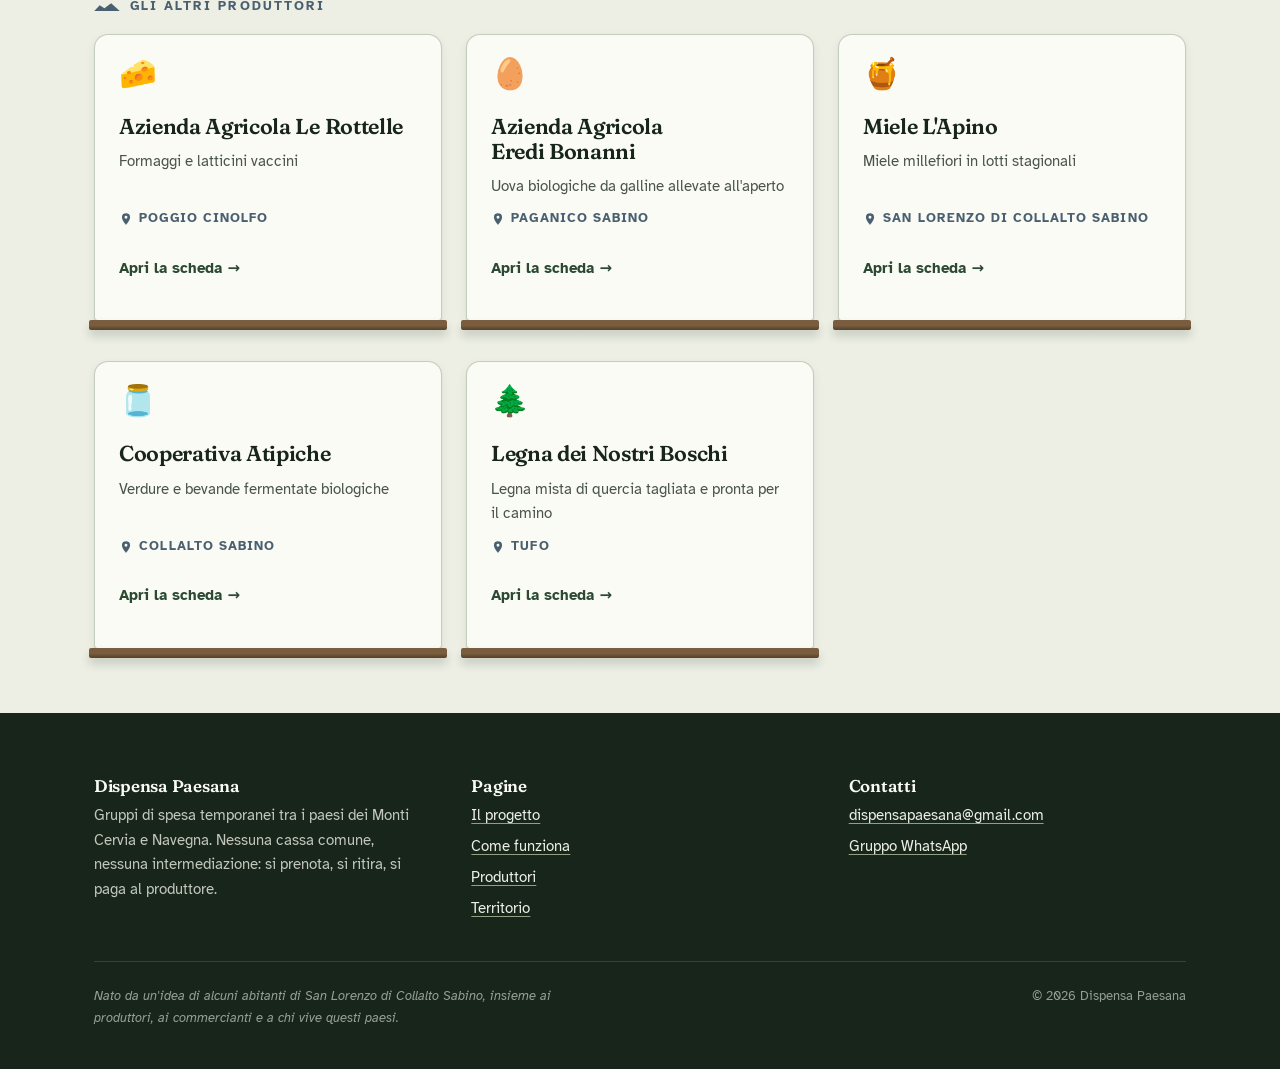
<file: produttori/nativo-farm.html>
<!DOCTYPE html>
<html lang="it">
<head>
<meta charset="utf-8">
<meta name="viewport" content="width=device-width, initial-scale=1">
<title>Nativo Farm — Collegiove | Dispensa Paesana</title>
<meta name="description" content="Patate biologiche certificate coltivate a 550 metri di quota, in un'azienda agricola di Collegiove che alleva anche api e animali semibradi.">
<link rel="canonical" href="https://www.dispensapaesana.it/produttori/nativo-farm.html">
<meta name="robots" content="index, follow">

<meta property="og:type" content="article">
<meta property="og:site_name" content="Dispensa Paesana">
<meta property="og:locale" content="it_IT">
<meta property="og:title" content="Nativo Farm — Patate biologiche a Collegiove">
<meta property="og:description" content="Patate biologiche certificate coltivate a 550 metri di quota, in un'azienda agricola di Collegiove che alleva anche api e animali semibradi.">
<meta property="og:url" content="https://www.dispensapaesana.it/produttori/nativo-farm.html">
<meta property="og:image" content="https://www.dispensapaesana.it/assets/img/logo-dispensa-paesana.jpg">
<meta name="twitter:card" content="summary">

<link rel="icon" href="../assets/img/logo-dispensa-paesana.jpg">
<link rel="apple-touch-icon" href="../assets/img/logo-dispensa-paesana.jpg">

<link rel="preconnect" href="https://fonts.googleapis.com">
<link rel="preconnect" href="https://fonts.gstatic.com" crossorigin>
<link href="https://fonts.googleapis.com/css2?family=Atkinson+Hyperlegible:ital,wght@0,400;0,700;1,400&display=swap" rel="stylesheet">
<link href="https://fonts.googleapis.com/css2?family=Fraunces:opsz,wght,SOFT,WONK@9..144,400..800,0..100,0..1&display=swap" rel="stylesheet">

<link rel="stylesheet" href="../assets/css/base.css">
<link rel="stylesheet" href="../assets/css/layout.css">
<link rel="stylesheet" href="../assets/css/componenti.css">
<link rel="stylesheet" href="../assets/css/produttore.css">

<script type="application/ld+json">{
  "@context": "https://schema.org",
  "@type": "LocalBusiness",
  "name": "Nativo Farm",
  "description": "Patate biologiche certificate coltivate a 550 metri di quota, in un'azienda agricola di Collegiove che alleva anche api e animali semibradi.",
  "url": "https://www.dispensapaesana.it/produttori/nativo-farm.html",
  "address": {
    "@type": "PostalAddress",
    "addressLocality": "Collegiove",
    "addressRegion": "Collegiove (RI)",
    "addressCountry": "IT"
  },
  "memberOf": {
    "@type": "Organization",
    "name": "Dispensa Paesana",
    "url": "https://www.dispensapaesana.it/"
  },
  "makesOffer": [
    {
      "@type": "Offer",
      "itemOffered": {
        "@type": "Product",
        "name": "Patate biologiche Agria",
        "description": "Busta da 5 kg — buccia e polpa gialla, ottima per fritti, al forno, gnocchi e purè"
      },
      "price": "10.00",
      "priceCurrency": "EUR"
    },
    {
      "@type": "Offer",
      "itemOffered": {
        "@type": "Product",
        "name": "Patate biologiche Desirée",
        "description": "Busta da 5 kg — buccia rossa e polpa giallo chiaro, ottima al forno, in umido o fritta"
      },
      "price": "10.00",
      "priceCurrency": "EUR"
    }
  ]
}</script>
</head>
<body>
<a class="salta-al-contenuto" href="#contenuto">Salta al contenuto</a>

<header class="intestazione">
  <div class="contenitore intestazione__interno">
    <a class="marchio" href="../index.html">
      <img src="../assets/img/logo-dispensa-paesana.jpg" width="44" height="44" alt="">
      <span>
        <span class="marchio__nome">Dispensa Paesana</span>
        <span class="marchio__nota">Dal territorio, per la comunità</span>
      </span>
    </a>

    <button class="apri-menu" type="button" data-apri-menu aria-expanded="false" aria-controls="menu-principale">
      <span class="solo-lettori-schermo">Apri il menu</span>
      <svg viewBox="0 0 24 24" aria-hidden="true" fill="none" stroke="currentColor" stroke-width="2" stroke-linecap="round"><path d="M4 7h16M4 12h16M4 17h16"/></svg>
    </button>

    <nav class="navigazione" id="menu-principale" data-menu aria-label="Navigazione principale">
      <ul>
        <li><a href="../index.html#progetto">Il progetto</a></li>
        <li><a href="../index.html#come-funziona">Come funziona</a></li>
        <li><a href="../index.html#produttori" aria-current="page">Produttori</a></li>
        <li><a href="../index.html#territorio">Territorio</a></li>
      </ul>
    </nav>

    <a class="bottone bottone--whatsapp" href="https://chat.whatsapp.com/GsconrVjEJtGJzYn5DuaPq?s=cl&amp;p=a&amp;ilr=0" target="_blank" rel="noopener">
      <svg viewBox="0 0 24 24" aria-hidden="true"><path d="M17.472 14.382c-.297-.149-1.758-.867-2.03-.967-.273-.099-.471-.148-.67.15-.197.297-.767.966-.94 1.164-.173.199-.347.223-.644.075-.297-.15-1.255-.463-2.39-1.475-.883-.788-1.48-1.761-1.653-2.059-.173-.297-.018-.458.13-.606.134-.133.298-.347.446-.52.149-.174.198-.298.298-.497.099-.198.05-.371-.025-.52-.075-.149-.669-1.612-.916-2.207-.242-.579-.487-.5-.669-.51-.173-.008-.371-.01-.57-.01-.198 0-.52.074-.792.372-.272.297-1.04 1.016-1.04 2.479 0 1.462 1.065 2.875 1.213 3.074.149.198 2.096 3.2 5.077 4.487.709.306 1.262.489 1.694.625.712.227 1.36.195 1.871.118.571-.085 1.758-.719 2.006-1.413.248-.694.248-1.289.173-1.413-.074-.124-.272-.198-.57-.347M12.05 21.785h-.004a9.87 9.87 0 0 1-5.031-1.378l-.361-.214-3.741.982.998-3.648-.235-.374a9.86 9.86 0 0 1-1.51-5.26c.001-5.45 4.436-9.884 9.888-9.884 2.64 0 5.122 1.03 6.988 2.898a9.825 9.825 0 0 1 2.893 6.994c-.003 5.45-4.437 9.884-9.885 9.884m8.413-18.297A11.815 11.815 0 0 0 12.05 0C5.495 0 .16 5.335.157 11.892c0 2.096.547 4.142 1.588 5.945L.057 24l6.305-1.654a11.882 11.882 0 0 0 5.683 1.448h.005c6.554 0 11.89-5.335 11.893-11.893a11.821 11.821 0 0 0-3.48-8.413"/></svg>
      Gruppo WhatsApp
    </a>
  </div>
</header>

<main id="contenuto">
  <div class="testata-produttore">
    <div class="contenitore">
      <nav class="briciole" aria-label="Percorso">
        <a href="../index.html">Dispensa Paesana</a><span>›</span><a href="../index.html#produttori">Produttori</a><span>›</span>Nativo Farm
      </nav>
    </div>
    <div class="contenitore testata-produttore__interno">
      <p class="testata-produttore__simbolo" aria-hidden="true">🥔</p>
      <ul class="etichette">
        <li>Patate biologiche</li>
        <li>Collegiove</li>
      </ul>
      <h1>Nativo Farm</h1>
      <p class="testata-produttore__sommario">Patate biologiche certificate coltivate a 550 metri di quota, in un'azienda agricola di Collegiove che alleva anche api e animali semibradi.</p>
    </div>
    <svg class="cresta" viewBox="0 0 1440 90" preserveAspectRatio="none" aria-hidden="true">
      <polygon points="0,90 0,62 90,46 180,68 270,32 360,60 460,26 560,54 660,36 760,64 860,30 960,56 1060,40 1160,66 1260,42 1360,60 1440,38 1440,90"/>
    </svg>
  </div>

  <div class="contenitore scheda">
    <div class="scheda__racconto">
      <h2 class="solo-lettori-schermo">Chi è Nativo Farm</h2>
            <p>Nativo Farm è un'azienda agricola biologica certificata condotta da Ginevra Maria Pierattini a Collegiove. Si estende su 13 ettari a circa 550 metri sul livello del mare.</p>
      <p>Qui si coltivano patate e pomodori biologici, accanto all'apicoltura e all'allevamento di animali semibradi.</p>
      <p>Le patate sono vendute in buste da 5 kg, in due varietà: l'Agria e la Desirée.</p>
      
      <section class="listino-blocco">
        <h2>Prodotti e prezzi</h2>
        <ul class="listino">
          <li>
            <span class="listino__nome">Patate biologiche Agria</span>
            <span class="listino__prezzo">€ 10,00</span>
            <span class="listino__formato">Busta da 5 kg — buccia e polpa gialla, ottima per fritti, al forno, gnocchi e purè</span>
          </li>
          <li>
            <span class="listino__nome">Patate biologiche Desirée</span>
            <span class="listino__prezzo">€ 10,00</span>
            <span class="listino__formato">Busta da 5 kg — buccia rossa e polpa giallo chiaro, ottima al forno, in umido o fritta</span>
          </li>
        </ul>
        <p style="margin-top:1.25rem">Nel modulo d'ordine si indica il numero di buste desiderate per ciascuna varietà.</p>
      </section>
    </div>

    <aside class="scheda__laterale">
      <div class="riquadro">
        <h3>Ordina da Nativo Farm</h3>
        <p>Le prenotazioni si raccolgono con un modulo online. Si paga al ritiro, direttamente al produttore.</p>
        <p><a class="bottone bottone--bosco" href="https://docs.google.com/forms/d/e/1FAIpQLSfjYdJOONS2gfXF8Uy6-a3rLQkfdFsje1DPRnotSLTmbK11mQ/viewform" target="_blank" rel="noopener">Prenota le patate biologiche</a></p>
        <ul class="elenco-semplice">
          <li><strong>Ritiro:</strong> come indicato nel modulo prenotazione</li>
          <li><strong>Prossima consegna:</strong> come indicato nel modulo prenotazione</li>
          <li>In base al numero di prenotazioni può essere organizzata la distribuzione anche a Nespolo, Collalto Sabino, Collegiove e Ricetto.</li>
        </ul>
      </div>

      <div class="riquadro">
        <h3>Dove si produce</h3>
        <ul class="elenco-semplice">
          <li><strong>Località:</strong> Collegiove</li>
          <li><strong>Comune:</strong> Collegiove (RI)</li>
          <li><strong>Prodotti:</strong> Patate biologiche Agria e Desirée</li>
        </ul>
        
      </div>

      <div class="riquadro">
        <h3>Nuovo qui?</h3>
        <p>Nel gruppo WhatsApp arrivano gli avvisi di apertura degli ordini e le date di consegna.</p>
        <p><a class="bottone bottone--contorno" href="https://chat.whatsapp.com/GsconrVjEJtGJzYn5DuaPq?s=cl&amp;p=a&amp;ilr=0" target="_blank" rel="noopener">Entra nel gruppo</a></p>
      </div>
    </aside>
  </div>

  <div class="contenitore altri-produttori">
    <p class="occhiello">Gli altri produttori</p>
    <ul class="dispensa">
              <li class="barattolo">
          <p class="barattolo__simbolo" aria-hidden="true">🧀</p>
          <h3 class="barattolo__nome"><a href="le-rottelle.html">Azienda Agricola Le Rottelle</a></h3>
          <p class="barattolo__categoria">Formaggi e latticini vaccini</p>
          <p class="barattolo__paese"><svg viewBox="0 0 24 24" aria-hidden="true"><path d="M12 2a7 7 0 0 0-7 7c0 5.25 7 13 7 13s7-7.75 7-13a7 7 0 0 0-7-7m0 9.5A2.5 2.5 0 1 1 12 6.5a2.5 2.5 0 0 1 0 5"/></svg>Poggio Cinolfo</p>
          <p class="barattolo__vai">Apri la scheda <span aria-hidden="true">→</span></p>
        </li>
        <li class="barattolo">
          <p class="barattolo__simbolo" aria-hidden="true">🥚</p>
          <h3 class="barattolo__nome"><a href="eredi-bonanni.html">Azienda Agricola Eredi Bonanni</a></h3>
          <p class="barattolo__categoria">Uova biologiche da galline allevate all'aperto</p>
          <p class="barattolo__paese"><svg viewBox="0 0 24 24" aria-hidden="true"><path d="M12 2a7 7 0 0 0-7 7c0 5.25 7 13 7 13s7-7.75 7-13a7 7 0 0 0-7-7m0 9.5A2.5 2.5 0 1 1 12 6.5a2.5 2.5 0 0 1 0 5"/></svg>Paganico Sabino</p>
          <p class="barattolo__vai">Apri la scheda <span aria-hidden="true">→</span></p>
        </li>
        <li class="barattolo">
          <p class="barattolo__simbolo" aria-hidden="true">🍯</p>
          <h3 class="barattolo__nome"><a href="miele-lapino.html">Miele L'Apino</a></h3>
          <p class="barattolo__categoria">Miele millefiori in lotti stagionali</p>
          <p class="barattolo__paese"><svg viewBox="0 0 24 24" aria-hidden="true"><path d="M12 2a7 7 0 0 0-7 7c0 5.25 7 13 7 13s7-7.75 7-13a7 7 0 0 0-7-7m0 9.5A2.5 2.5 0 1 1 12 6.5a2.5 2.5 0 0 1 0 5"/></svg>San Lorenzo di Collalto Sabino</p>
          <p class="barattolo__vai">Apri la scheda <span aria-hidden="true">→</span></p>
        </li>
        <li class="barattolo">
          <p class="barattolo__simbolo" aria-hidden="true">🫙</p>
          <h3 class="barattolo__nome"><a href="atipiche.html">Cooperativa Atipiche</a></h3>
          <p class="barattolo__categoria">Verdure e bevande fermentate biologiche</p>
          <p class="barattolo__paese"><svg viewBox="0 0 24 24" aria-hidden="true"><path d="M12 2a7 7 0 0 0-7 7c0 5.25 7 13 7 13s7-7.75 7-13a7 7 0 0 0-7-7m0 9.5A2.5 2.5 0 1 1 12 6.5a2.5 2.5 0 0 1 0 5"/></svg>Collalto Sabino</p>
          <p class="barattolo__vai">Apri la scheda <span aria-hidden="true">→</span></p>
        </li>
        <li class="barattolo">
          <p class="barattolo__simbolo" aria-hidden="true">🌲</p>
          <h3 class="barattolo__nome"><a href="legna-dei-nostri-boschi.html">Legna dei Nostri Boschi</a></h3>
          <p class="barattolo__categoria">Legna mista di quercia tagliata e pronta per il camino</p>
          <p class="barattolo__paese"><svg viewBox="0 0 24 24" aria-hidden="true"><path d="M12 2a7 7 0 0 0-7 7c0 5.25 7 13 7 13s7-7.75 7-13a7 7 0 0 0-7-7m0 9.5A2.5 2.5 0 1 1 12 6.5a2.5 2.5 0 0 1 0 5"/></svg>Tufo</p>
          <p class="barattolo__vai">Apri la scheda <span aria-hidden="true">→</span></p>
        </li>
    </ul>
  </div>
</main>

<footer class="pie">
  <div class="contenitore">
    <div class="pie__griglia">
      <div>
        <h3>Dispensa Paesana</h3>
        <p>Gruppi di spesa temporanei tra i paesi dei Monti Cervia e Navegna. Nessuna cassa comune, nessuna intermediazione: si prenota, si ritira, si paga al produttore.</p>
      </div>
      <div>
        <h3>Pagine</h3>
        <ul>
          <li><a href="../index.html#progetto">Il progetto</a></li>
          <li><a href="../index.html#come-funziona">Come funziona</a></li>
          <li><a href="../index.html#produttori">Produttori</a></li>
          <li><a href="../index.html#territorio">Territorio</a></li>
        </ul>
      </div>
      <div>
        <h3>Contatti</h3>
        <ul>
          <li><a href="mailto:dispensapaesana@gmail.com">dispensapaesana@gmail.com</a></li>
          <li><a href="https://chat.whatsapp.com/GsconrVjEJtGJzYn5DuaPq?s=cl&amp;p=a&amp;ilr=0" target="_blank" rel="noopener">Gruppo WhatsApp</a></li>
        </ul>
      </div>
    </div>
    <div class="pie__coda">
      <p class="pie__firma">Nato da un'idea di alcuni abitanti di San Lorenzo di Collalto Sabino, insieme ai produttori, ai commercianti e a chi vive questi paesi.</p>
      <p>© <span data-anno>2026</span> Dispensa Paesana</p>
    </div>
  </div>
</footer>

<script src="../assets/js/navigazione.js" defer></script>
<script src="../assets/js/utilita.js" defer></script>
</body>
</html>
</file>
<file: assets/css/base.css>
/* ==========================================================================
   base.css — variabili di progetto, reset e tipografia
   Tutto il resto del sito legge i colori e le misure da qui.
   ========================================================================== */

:root {
  /* Colori --------------------------------------------------------------- */
  --inchiostro: #17251a;   /* testo principale */
  --bosco: #2c4a33;        /* verde del logo, fondali scuri */
  --bosco-chiaro: #3d6144;
  --salvia: #8fa083;       /* verde tenue, bordi e dettagli */
  --calce: #edefe4;        /* fondo pagina, bianco di calce */
  --carta: #fbfbf6;        /* superfici in rilievo */
  --miele: #d79a25;        /* accento: pulsanti e richiami */
  --miele-scuro: #a97614;
  --monte: #4a6070;        /* blu-grigio dei monti, testo secondario */
  --legno: #7a5c3e;        /* i ripiani della dispensa */
  --legno-scuro: #55402b;

  /* Tipografia ----------------------------------------------------------- */
  --font-display: "Fraunces", "Iowan Old Style", Georgia, "Times New Roman", serif;
  --font-testo: "Atkinson Hyperlegible", "Segoe UI", system-ui, -apple-system, sans-serif;

  --scala-xs: 0.8125rem;
  --scala-s: 0.9375rem;
  --scala-m: 1.0625rem;
  --scala-l: 1.25rem;
  --scala-xl: clamp(1.5rem, 1.2rem + 1.4vw, 2rem);
  --scala-xxl: clamp(2rem, 1.5rem + 2.6vw, 3rem);
  --scala-hero: clamp(2.75rem, 1.8rem + 4.6vw, 5rem);

  /* Spazi e misure ------------------------------------------------------- */
  --spazio-1: 0.5rem;
  --spazio-2: 1rem;
  --spazio-3: 1.5rem;
  --spazio-4: 2.5rem;
  --spazio-5: 4rem;
  --spazio-6: 6rem;

  --larghezza-max: 1140px;
  --larghezza-testo: 62ch;
  --raggio: 14px;
  --raggio-piccolo: 8px;

  --ombra-bassa: 0 1px 2px rgba(23, 37, 26, 0.08), 0 4px 12px rgba(23, 37, 26, 0.06);
  --ombra-alta: 0 6px 14px rgba(23, 37, 26, 0.12), 0 18px 36px rgba(23, 37, 26, 0.12);

  --transizione: 180ms ease;
}

/* Reset essenziale --------------------------------------------------------- */

*,
*::before,
*::after {
  box-sizing: border-box;
}

html {
  -webkit-text-size-adjust: 100%;
  scroll-behavior: smooth;
  scroll-padding-top: 6rem;
}

body {
  margin: 0;
  background-color: var(--calce);
  color: var(--inchiostro);
  font-family: var(--font-testo);
  font-size: var(--scala-m);
  line-height: 1.65;
  text-rendering: optimizeLegibility;
  -webkit-font-smoothing: antialiased;
}

img,
svg {
  display: block;
  max-width: 100%;
}

ul,
ol {
  margin: 0;
  padding: 0;
}

/* Tipografia --------------------------------------------------------------- */

h1,
h2,
h3,
h4 {
  font-family: var(--font-display);
  font-variation-settings: "SOFT" 60, "WONK" 1;
  font-weight: 600;
  line-height: 1.08;
  letter-spacing: -0.015em;
  margin: 0 0 var(--spazio-2);
  text-wrap: balance;
}

h1 {
  font-size: var(--scala-hero);
  font-weight: 700;
}

h2 {
  font-size: var(--scala-xxl);
}

h3 {
  font-size: var(--scala-xl);
}

h4 {
  font-size: var(--scala-l);
}

p {
  margin: 0 0 var(--spazio-2);
  max-width: var(--larghezza-testo);
  text-wrap: pretty;
}

a {
  color: var(--bosco);
  text-decoration-color: var(--salvia);
  text-underline-offset: 3px;
  transition: color var(--transizione), text-decoration-color var(--transizione);
}

a:hover {
  color: var(--miele-scuro);
  text-decoration-color: currentColor;
}

strong {
  font-weight: 700;
}

/* Elementi ricorrenti ------------------------------------------------------ */

.occhiello {
  font-family: var(--font-testo);
  font-size: var(--scala-xs);
  font-weight: 700;
  letter-spacing: 0.16em;
  text-transform: uppercase;
  color: var(--monte);
  margin: 0 0 var(--spazio-2);
  display: flex;
  align-items: center;
  gap: 0.6rem;
}

/* Il trattino a dente di monte che precede ogni occhiello: la sagoma della
   Riserva dei Monti Cervia e Navegna ridotta a segno grafico. */
.occhiello::before {
  content: "";
  width: 26px;
  height: 8px;
  flex: 0 0 auto;
  background-color: currentColor;
  clip-path: polygon(0% 100%, 22% 25%, 40% 62%, 66% 0%, 100% 100%);
}

.testo-guida {
  font-size: var(--scala-l);
  color: color-mix(in srgb, var(--inchiostro) 82%, transparent);
}

/* Accessibilità ------------------------------------------------------------ */

.salta-al-contenuto {
  position: absolute;
  left: -9999px;
  top: 0;
  z-index: 100;
  background: var(--miele);
  color: var(--inchiostro);
  padding: var(--spazio-1) var(--spazio-2);
  border-radius: 0 0 var(--raggio-piccolo) 0;
  font-weight: 700;
}

.salta-al-contenuto:focus {
  left: 0;
}

:focus-visible {
  outline: 3px solid var(--miele);
  outline-offset: 3px;
  border-radius: 2px;
}

.solo-lettori-schermo {
  position: absolute;
  width: 1px;
  height: 1px;
  overflow: hidden;
  clip: rect(0 0 0 0);
  clip-path: inset(50%);
  white-space: nowrap;
}

@media (prefers-reduced-motion: reduce) {
  html {
    scroll-behavior: auto;
  }

  *,
  *::before,
  *::after {
    animation-duration: 0.01ms !important;
    animation-iteration-count: 1 !important;
    transition-duration: 0.01ms !important;
  }
}
</file>
<file: assets/css/layout.css>
/* ==========================================================================
   layout.css — impalcatura della pagina: intestazione, sezioni, hero, footer
   ========================================================================== */

.contenitore {
  width: 100%;
  max-width: var(--larghezza-max);
  margin-inline: auto;
  padding-inline: var(--spazio-3);
}

/* Intestazione ------------------------------------------------------------- */

.intestazione {
  position: sticky;
  top: 0;
  z-index: 50;
  background-color: color-mix(in srgb, var(--calce) 92%, transparent);
  backdrop-filter: blur(10px);
  border-bottom: 1px solid color-mix(in srgb, var(--salvia) 45%, transparent);
}

.intestazione__interno {
  display: flex;
  align-items: center;
  gap: var(--spazio-2);
  min-height: 4.5rem;
}

.marchio {
  display: flex;
  align-items: center;
  gap: 0.7rem;
  text-decoration: none;
  color: var(--inchiostro);
  margin-right: auto;
}

.marchio img {
  width: 44px;
  height: 44px;
  border-radius: 50%;
  flex: 0 0 auto;
}

.marchio__nome {
  font-family: var(--font-display);
  font-variation-settings: "SOFT" 60, "WONK" 1;
  font-weight: 700;
  font-size: 1.15rem;
  line-height: 1;
  letter-spacing: -0.01em;
}

.marchio__nota {
  display: block;
  font-family: var(--font-testo);
  font-size: 0.6875rem;
  font-weight: 400;
  letter-spacing: 0.1em;
  text-transform: uppercase;
  color: var(--monte);
  margin-top: 0.25rem;
}

.navigazione ul {
  display: flex;
  align-items: center;
  gap: var(--spazio-3);
  list-style: none;
}

.navigazione a {
  text-decoration: none;
  font-size: var(--scala-s);
  font-weight: 700;
  color: var(--inchiostro);
  padding-block: 0.35rem;
  border-bottom: 2px solid transparent;
}

.navigazione a:hover,
.navigazione a[aria-current="page"] {
  color: var(--bosco);
  border-bottom-color: var(--miele);
}

.apri-menu {
  display: none;
  background: none;
  border: 1px solid var(--salvia);
  border-radius: var(--raggio-piccolo);
  padding: 0.5rem 0.7rem;
  cursor: pointer;
  color: var(--inchiostro);
}

.apri-menu svg {
  width: 22px;
  height: 22px;
}

@media (max-width: 900px) {
  .apri-menu {
    display: block;
    order: 3;
  }

  .intestazione .bottone--whatsapp {
    order: 2;
    padding: 0.55rem 0.9rem;
    font-size: var(--scala-xs);
  }

  .navigazione {
    order: 4;
    flex-basis: 100%;
    display: none;
    border-top: 1px solid color-mix(in srgb, var(--salvia) 45%, transparent);
    padding-block: var(--spazio-2);
  }

  .navigazione.is-aperta {
    display: block;
  }

  .navigazione ul {
    flex-direction: column;
    align-items: stretch;
    gap: 0;
  }

  .navigazione a {
    display: block;
    padding: 0.7rem 0;
    border-bottom: 1px solid color-mix(in srgb, var(--salvia) 30%, transparent);
  }

  .intestazione__interno {
    flex-wrap: wrap;
    padding-block: 0.6rem;
  }
}

/* Sotto i 560px l'intestazione lascia solo l'icona di WhatsApp: il testo resta
   nel DOM per i lettori di schermo. */
@media (max-width: 560px) {
  .marchio img {
    width: 38px;
    height: 38px;
  }

  .marchio__nome {
    font-size: 1rem;
  }

  .marchio__nota {
    display: none;
  }

  .intestazione .bottone--whatsapp {
    font-size: 0;
    gap: 0;
    padding: 0.65rem;
  }

  .intestazione .bottone--whatsapp svg {
    width: 20px;
    height: 20px;
  }
}

/* Sezioni ------------------------------------------------------------------ */

.sezione {
  padding-block: var(--spazio-6);
}

.sezione--stretta {
  padding-block: var(--spazio-5);
}

.sezione--scura {
  background-color: var(--bosco);
  color: var(--calce);
}

.sezione--scura h2,
.sezione--scura h3 {
  color: var(--carta);
}

.sezione--scura .occhiello {
  color: color-mix(in srgb, var(--miele) 85%, white);
}

.sezione--scura a {
  color: var(--miele);
}

.sezione__intro {
  max-width: 58ch;
  margin-bottom: var(--spazio-4);
}

.griglia-due {
  display: grid;
  gap: var(--spazio-4);
  grid-template-columns: repeat(auto-fit, minmax(min(100%, 320px), 1fr));
  align-items: start;
}

/* Copertina ---------------------------------------------------------------- */

.copertina {
  position: relative;
  background-color: var(--bosco);
  color: var(--calce);
  padding-top: var(--spazio-5);
  padding-bottom: calc(var(--spazio-6) + 60px);
  overflow: hidden;
}

.copertina__interno {
  display: grid;
  grid-template-columns: 1.35fr 1fr;
  gap: var(--spazio-4);
  align-items: center;
  position: relative;
  z-index: 2;
}

.copertina h1 {
  color: var(--carta);
  margin-bottom: var(--spazio-2);
}

.copertina h1 em {
  display: block;
  font-style: normal;
  color: var(--miele);
  font-size: 0.42em;
  font-weight: 500;
  letter-spacing: -0.005em;
  line-height: 1.15;
  margin-top: 0.35em;
  font-variation-settings: "SOFT" 100, "WONK" 1;
}

.copertina__occhiello {
  color: color-mix(in srgb, var(--salvia) 90%, white);
}

.copertina__testo {
  font-size: var(--scala-l);
  color: color-mix(in srgb, var(--calce) 88%, transparent);
  max-width: 46ch;
}

.copertina__azioni {
  display: flex;
  flex-wrap: wrap;
  gap: var(--spazio-2);
  margin-top: var(--spazio-3);
}

.copertina__paesi {
  list-style: none;
  display: flex;
  flex-wrap: wrap;
  gap: 0.4rem 0.75rem;
  margin-top: var(--spazio-4);
  padding-top: var(--spazio-2);
  border-top: 1px solid color-mix(in srgb, var(--salvia) 40%, transparent);
  font-size: var(--scala-xs);
  letter-spacing: 0.08em;
  text-transform: uppercase;
  color: color-mix(in srgb, var(--calce) 75%, transparent);
}

.copertina__paesi a {
  color: inherit;
  text-decoration: none;
  border-bottom: 1px solid color-mix(in srgb, var(--miele) 60%, transparent);
  transition: color 0.2s ease, border-color 0.2s ease;
}

.copertina__paesi a:hover,
.copertina__paesi a:focus-visible {
  color: var(--miele);
  border-bottom-color: var(--miele);
}

.copertina__paesi li + li::before {
  content: "·";
  margin-right: 0.75rem;
  color: var(--miele);
}

.copertina__logo {
  justify-self: center;
  width: min(340px, 100%);
  aspect-ratio: 1;
  border-radius: 50%;
  box-shadow: 0 0 0 10px color-mix(in srgb, var(--calce) 12%, transparent),
    0 24px 48px rgba(0, 0, 0, 0.35);
}

/* Il profilo dei monti che chiude la copertina */
.cresta {
  position: absolute;
  left: 0;
  right: 0;
  bottom: -1px;
  width: 100%;
  height: 90px;
  z-index: 1;
  fill: var(--calce);
}

@media (max-width: 860px) {
  .copertina__interno {
    grid-template-columns: 1fr;
    text-align: left;
  }

  .copertina__logo {
    order: -1;
    justify-self: center;
  }
}

/* Piè di pagina ------------------------------------------------------------ */

.pie {
  background-color: var(--inchiostro);
  color: color-mix(in srgb, var(--calce) 80%, transparent);
  padding-block: var(--spazio-5) var(--spazio-3);
  font-size: var(--scala-s);
}

.pie a {
  color: var(--calce);
}

.pie a:hover {
  color: var(--miele);
}

.pie__griglia {
  display: grid;
  gap: var(--spazio-4);
  grid-template-columns: repeat(auto-fit, minmax(min(100%, 240px), 1fr));
  padding-bottom: var(--spazio-4);
}

.pie h3 {
  font-size: var(--scala-m);
  color: var(--carta);
  margin-bottom: var(--spazio-1);
}

.pie ul {
  list-style: none;
  display: grid;
  gap: 0.4rem;
}

.pie__coda {
  border-top: 1px solid color-mix(in srgb, var(--salvia) 25%, transparent);
  padding-top: var(--spazio-3);
  display: flex;
  flex-wrap: wrap;
  gap: var(--spazio-2);
  justify-content: space-between;
  font-size: var(--scala-xs);
  color: color-mix(in srgb, var(--calce) 60%, transparent);
}

.pie__firma {
  max-width: 52ch;
  font-style: italic;
}
</file>
<file: assets/css/componenti.css>
/* ==========================================================================
   componenti.css — pulsanti, schede produttore, passi, riquadri
   ========================================================================== */

/* Pulsanti ----------------------------------------------------------------- */

.bottone {
  display: inline-flex;
  align-items: center;
  gap: 0.6rem;
  padding: 0.85rem 1.4rem;
  border-radius: 999px;
  border: 2px solid transparent;
  font-family: var(--font-testo);
  font-size: var(--scala-s);
  font-weight: 700;
  text-decoration: none;
  cursor: pointer;
  transition: transform var(--transizione), background-color var(--transizione),
    border-color var(--transizione), color var(--transizione);
}

.bottone:hover {
  transform: translateY(-2px);
}

.bottone svg {
  width: 1.15em;
  height: 1.15em;
  flex: 0 0 auto;
  fill: currentColor;
}

.bottone--whatsapp {
  background-color: var(--miele);
  color: var(--inchiostro);
  box-shadow: var(--ombra-bassa);
}

.bottone--whatsapp:hover {
  background-color: #e8ab35;
  color: var(--inchiostro);
}

.bottone--fantasma {
  border-color: color-mix(in srgb, var(--calce) 55%, transparent);
  color: var(--calce);
}

.bottone--fantasma:hover {
  border-color: var(--calce);
  color: var(--calce);
  background-color: color-mix(in srgb, var(--calce) 10%, transparent);
}

.bottone--bosco {
  background-color: var(--bosco);
  color: var(--carta);
}

.bottone--bosco:hover {
  background-color: var(--bosco-chiaro);
  color: var(--carta);
}

.bottone--contorno {
  border-color: var(--bosco);
  color: var(--bosco);
}

.bottone--contorno:hover {
  background-color: var(--bosco);
  color: var(--carta);
}

/* La dispensa: schede dei produttori appoggiate sui ripiani ---------------- */

.dispensa {
  list-style: none;
  display: grid;
  gap: var(--spazio-4) var(--spazio-3);
  grid-template-columns: repeat(auto-fill, minmax(min(100%, 260px), 1fr));
}

.barattolo {
  position: relative;
  display: flex;
  flex-direction: column;
  gap: 0.6rem;
  background-color: var(--carta);
  border: 1px solid color-mix(in srgb, var(--salvia) 50%, transparent);
  border-radius: var(--raggio) var(--raggio) 4px 4px;
  padding: var(--spazio-3);
  box-shadow: var(--ombra-bassa);
  transition: transform var(--transizione), box-shadow var(--transizione);
}

/* il ripiano di legno sotto ogni scheda */
.barattolo::after {
  content: "";
  position: absolute;
  left: -6px;
  right: -6px;
  bottom: -10px;
  height: 10px;
  border-radius: 2px;
  background: linear-gradient(180deg, var(--legno) 0%, var(--legno) 55%, var(--legno-scuro) 100%);
  box-shadow: 0 6px 10px rgba(23, 37, 26, 0.18);
}

.barattolo:hover,
.barattolo:focus-within {
  transform: translateY(-6px);
  box-shadow: var(--ombra-alta);
}

/* il ripiano non si muove con la scheda: è il barattolo a essere sollevato */
.barattolo::after {
  transition: transform var(--transizione);
}

.barattolo:hover::after,
.barattolo:focus-within::after {
  transform: translateY(6px);
}

.barattolo__simbolo {
  font-size: 1.9rem;
  line-height: 1;
}

.barattolo__nome {
  font-family: var(--font-display);
  font-variation-settings: "SOFT" 60, "WONK" 1;
  font-size: 1.35rem;
  font-weight: 600;
  line-height: 1.15;
  margin: 0;
}

.barattolo__nome a {
  text-decoration: none;
  color: var(--inchiostro);
}

/* tutta la scheda è cliccabile, senza annidare link */
.barattolo__nome a::after {
  content: "";
  position: absolute;
  inset: 0;
  border-radius: inherit;
}

.barattolo__nome a:hover {
  color: var(--bosco);
}

.barattolo__categoria {
  font-size: var(--scala-s);
  color: color-mix(in srgb, var(--inchiostro) 78%, transparent);
  margin: 0;
  flex-grow: 1;
}

.barattolo__paese {
  display: flex;
  align-items: center;
  gap: 0.4rem;
  font-size: var(--scala-xs);
  font-weight: 700;
  letter-spacing: 0.08em;
  text-transform: uppercase;
  color: var(--monte);
}

.barattolo__paese svg {
  width: 14px;
  height: 14px;
  fill: currentColor;
}

.barattolo__vai {
  font-size: var(--scala-s);
  font-weight: 700;
  color: var(--bosco);
  display: flex;
  align-items: center;
  gap: 0.35rem;
}

.barattolo:hover .barattolo__vai {
  color: var(--miele-scuro);
}

/* La mappa dei produttori: una scheda più grande, sullo stesso ripiano ------ */

.mappa {
  margin: var(--spazio-5) 0 0;
}

.mappa__cornice {
  position: relative;
  background-color: var(--carta);
  border: 1px solid color-mix(in srgb, var(--salvia) 50%, transparent);
  border-radius: var(--raggio) var(--raggio) 4px 4px;
  padding: 6px;
  box-shadow: var(--ombra-bassa);
}

/* lo stesso ripiano di legno che regge i barattoli */
.mappa__cornice::after {
  content: "";
  position: absolute;
  left: -6px;
  right: -6px;
  bottom: -10px;
  height: 10px;
  border-radius: 2px;
  background: linear-gradient(180deg, var(--legno) 0%, var(--legno) 55%, var(--legno-scuro) 100%);
  box-shadow: 0 6px 10px rgba(23, 37, 26, 0.18);
}

.mappa__telaio {
  display: block;
  width: 100%;
  aspect-ratio: 16 / 9;
  border: 0;
  border-radius: calc(var(--raggio) - 6px);
}

.mappa__didascalia {
  display: flex;
  flex-wrap: wrap;
  align-items: baseline;
  justify-content: space-between;
  gap: var(--spazio-1) var(--spazio-3);
  margin-top: var(--spazio-3);
  font-size: var(--scala-s);
  color: var(--monte);
}

.mappa__didascalia p {
  margin: 0;
  max-width: 46ch;
}

.mappa__link {
  font-weight: 700;
  white-space: nowrap;
}

/* su telefono una mappa 16/9 sarebbe una fessura: meglio verticale */
@media (max-width: 720px) {
  .mappa__telaio {
    aspect-ratio: 4 / 5;
  }
}

/* I passi della spesa ------------------------------------------------------ */

.passi {
  list-style: none;
  counter-reset: passo;
  display: grid;
  gap: var(--spazio-3);
  grid-template-columns: repeat(auto-fit, minmax(min(100%, 230px), 1fr));
}

.passo {
  counter-increment: passo;
  position: relative;
  padding-top: var(--spazio-3);
  border-top: 2px solid color-mix(in srgb, var(--salvia) 60%, transparent);
}

.passo::before {
  content: counter(passo);
  position: absolute;
  top: -1.05rem;
  left: 0;
  width: 2.1rem;
  height: 2.1rem;
  display: grid;
  place-items: center;
  border-radius: 50%;
  background-color: var(--miele);
  color: var(--inchiostro);
  font-family: var(--font-display);
  font-weight: 700;
  font-size: 1rem;
}

.passo h3 {
  font-size: var(--scala-l);
  margin-top: var(--spazio-2);
  margin-bottom: 0.4rem;
}

.passo p {
  font-size: var(--scala-s);
  margin: 0;
}

.sezione--scura .passo {
  border-top-color: color-mix(in srgb, var(--salvia) 45%, transparent);
}

.sezione--scura .passo p {
  color: color-mix(in srgb, var(--calce) 85%, transparent);
}

/* Elenco dei valori -------------------------------------------------------- */

.valori {
  list-style: none;
  display: grid;
  gap: var(--spazio-2);
}

.valori li {
  display: grid;
  grid-template-columns: auto 1fr;
  gap: 0.8rem;
  align-items: baseline;
  padding-bottom: var(--spazio-2);
  border-bottom: 1px solid color-mix(in srgb, var(--salvia) 40%, transparent);
}

.valori li::before {
  content: "";
  width: 18px;
  height: 6px;
  background-color: var(--miele);
  clip-path: polygon(0% 100%, 22% 25%, 40% 62%, 66% 0%, 100% 100%);
  transform: translateY(-2px);
}

.valori strong {
  display: block;
  font-family: var(--font-display);
  font-variation-settings: "SOFT" 60, "WONK" 1;
  font-size: var(--scala-l);
  font-weight: 600;
  margin-bottom: 0.1rem;
}

.valori p {
  margin: 0;
  font-size: var(--scala-s);
  color: color-mix(in srgb, var(--inchiostro) 80%, transparent);
}

/* Riquadri ----------------------------------------------------------------- */

.riquadro {
  background-color: var(--carta);
  border: 1px solid color-mix(in srgb, var(--salvia) 55%, transparent);
  border-left: 5px solid var(--miele);
  border-radius: var(--raggio-piccolo);
  padding: var(--spazio-3);
  box-shadow: var(--ombra-bassa);
}

.riquadro h3 {
  font-size: var(--scala-l);
  margin-bottom: 0.5rem;
}

.riquadro p:last-child,
.riquadro ul:last-child {
  margin-bottom: 0;
}

.riquadro--sfondo-scuro {
  background-color: color-mix(in srgb, var(--calce) 8%, transparent);
  border-color: color-mix(in srgb, var(--salvia) 40%, transparent);
  color: var(--calce);
  box-shadow: none;
}

.elenco-semplice {
  list-style: none;
  display: grid;
  gap: 0.5rem;
  font-size: var(--scala-s);
}

.elenco-semplice li {
  padding-left: 1.1rem;
  position: relative;
}

.elenco-semplice li::before {
  content: "";
  position: absolute;
  left: 0;
  top: 0.62em;
  width: 6px;
  height: 6px;
  border-radius: 50%;
  background-color: var(--miele);
}

/* Richiamo finale ---------------------------------------------------------- */

.richiamo {
  background-color: var(--bosco);
  color: var(--calce);
  border-radius: var(--raggio);
  padding: var(--spazio-4);
  display: grid;
  gap: var(--spazio-3);
  grid-template-columns: 1fr auto;
  align-items: center;
}

.richiamo h2 {
  color: var(--carta);
  margin-bottom: 0.5rem;
}

.richiamo p {
  margin: 0;
  color: color-mix(in srgb, var(--calce) 85%, transparent);
}

@media (max-width: 720px) {
  .richiamo {
    grid-template-columns: 1fr;
  }
}

/* Rivelazione allo scorrimento --------------------------------------------- */

.rivela {
  opacity: 0;
  transform: translateY(14px);
  transition: opacity 500ms ease, transform 500ms ease;
}

.rivela.is-visibile {
  opacity: 1;
  transform: none;
}

@media (prefers-reduced-motion: reduce) {
  .rivela {
    opacity: 1;
    transform: none;
  }
}
</file>
<file: assets/css/produttore.css>
/* ==========================================================================
   produttore.css — stili usati solo dalle pagine di dettaglio dei produttori
   ========================================================================== */

.briciole {
  font-size: var(--scala-xs);
  letter-spacing: 0.06em;
  text-transform: uppercase;
  color: color-mix(in srgb, var(--calce) 70%, transparent);
  padding-top: var(--spazio-3);
}

.briciole a {
  color: color-mix(in srgb, var(--calce) 85%, transparent);
  text-decoration: none;
  border-bottom: 1px solid color-mix(in srgb, var(--miele) 70%, transparent);
}

.briciole a:hover {
  color: var(--miele);
}

.briciole span {
  margin-inline: 0.5rem;
  color: var(--miele);
}

/* Testata della scheda produttore ----------------------------------------- */

.testata-produttore {
  background-color: var(--bosco);
  color: var(--calce);
  position: relative;
  padding-bottom: calc(var(--spazio-5) + 60px);
  overflow: hidden;
}

.testata-produttore__interno {
  padding-top: var(--spazio-4);
  position: relative;
  z-index: 2;
}

.testata-produttore h1 {
  color: var(--carta);
  font-size: clamp(2.2rem, 1.6rem + 2.6vw, 3.4rem);
  max-width: 18ch;
}

.testata-produttore__simbolo {
  font-size: 3rem;
  line-height: 1;
  margin-bottom: var(--spazio-2);
}

.testata-produttore__sommario {
  font-size: var(--scala-l);
  color: color-mix(in srgb, var(--calce) 88%, transparent);
  max-width: 52ch;
}

.etichette {
  list-style: none;
  display: flex;
  flex-wrap: wrap;
  gap: 0.5rem;
  margin-bottom: var(--spazio-3);
}

.etichette li {
  font-size: var(--scala-xs);
  font-weight: 700;
  letter-spacing: 0.08em;
  text-transform: uppercase;
  padding: 0.35rem 0.8rem;
  border-radius: 999px;
  border: 1px solid color-mix(in srgb, var(--salvia) 55%, transparent);
  color: color-mix(in srgb, var(--calce) 88%, transparent);
}

.etichette li:first-child {
  background-color: var(--miele);
  border-color: var(--miele);
  color: var(--inchiostro);
}

/* Corpo della scheda ------------------------------------------------------- */

.scheda {
  display: grid;
  grid-template-columns: minmax(0, 1.6fr) minmax(0, 1fr);
  gap: var(--spazio-5);
  align-items: start;
  padding-block: var(--spazio-5);
}

.scheda__racconto p {
  font-size: var(--scala-m);
}

.scheda__laterale {
  position: sticky;
  top: 6rem;
  display: grid;
  gap: var(--spazio-3);
}

@media (max-width: 900px) {
  .scheda {
    grid-template-columns: 1fr;
    gap: var(--spazio-4);
  }

  .scheda__laterale {
    position: static;
  }
}

/* Listino ------------------------------------------------------------------ */

.listino-blocco {
  margin-top: var(--spazio-4);
  padding-top: var(--spazio-3);
  border-top: 1px solid color-mix(in srgb, var(--salvia) 45%, transparent);
}

.listino-blocco h2 {
  font-size: var(--scala-xl);
}

.listino {
  list-style: none;
  display: grid;
  gap: 0;
  margin-top: var(--spazio-2);
}

.listino li {
  display: grid;
  grid-template-columns: 1fr auto;
  gap: 0.5rem var(--spazio-2);
  align-items: baseline;
  padding: var(--spazio-2) 0;
  border-bottom: 1px dashed color-mix(in srgb, var(--salvia) 65%, transparent);
}

.listino li:first-child {
  border-top: 1px dashed color-mix(in srgb, var(--salvia) 65%, transparent);
}

.listino__nome {
  font-family: var(--font-display);
  font-variation-settings: "SOFT" 60, "WONK" 1;
  font-size: var(--scala-l);
  font-weight: 600;
  line-height: 1.2;
}

.listino__formato {
  grid-column: 1 / -1;
  font-size: var(--scala-s);
  color: color-mix(in srgb, var(--inchiostro) 72%, transparent);
}

.listino__prezzo {
  font-family: var(--font-display);
  font-variation-settings: "SOFT" 60, "WONK" 1;
  font-size: var(--scala-l);
  font-weight: 700;
  color: var(--miele-scuro);
  white-space: nowrap;
}

/* Navigazione tra produttori ---------------------------------------------- */

.altri-produttori {
  border-top: 1px solid color-mix(in srgb, var(--salvia) 45%, transparent);
  padding-block: var(--spazio-5);
}
</file>
